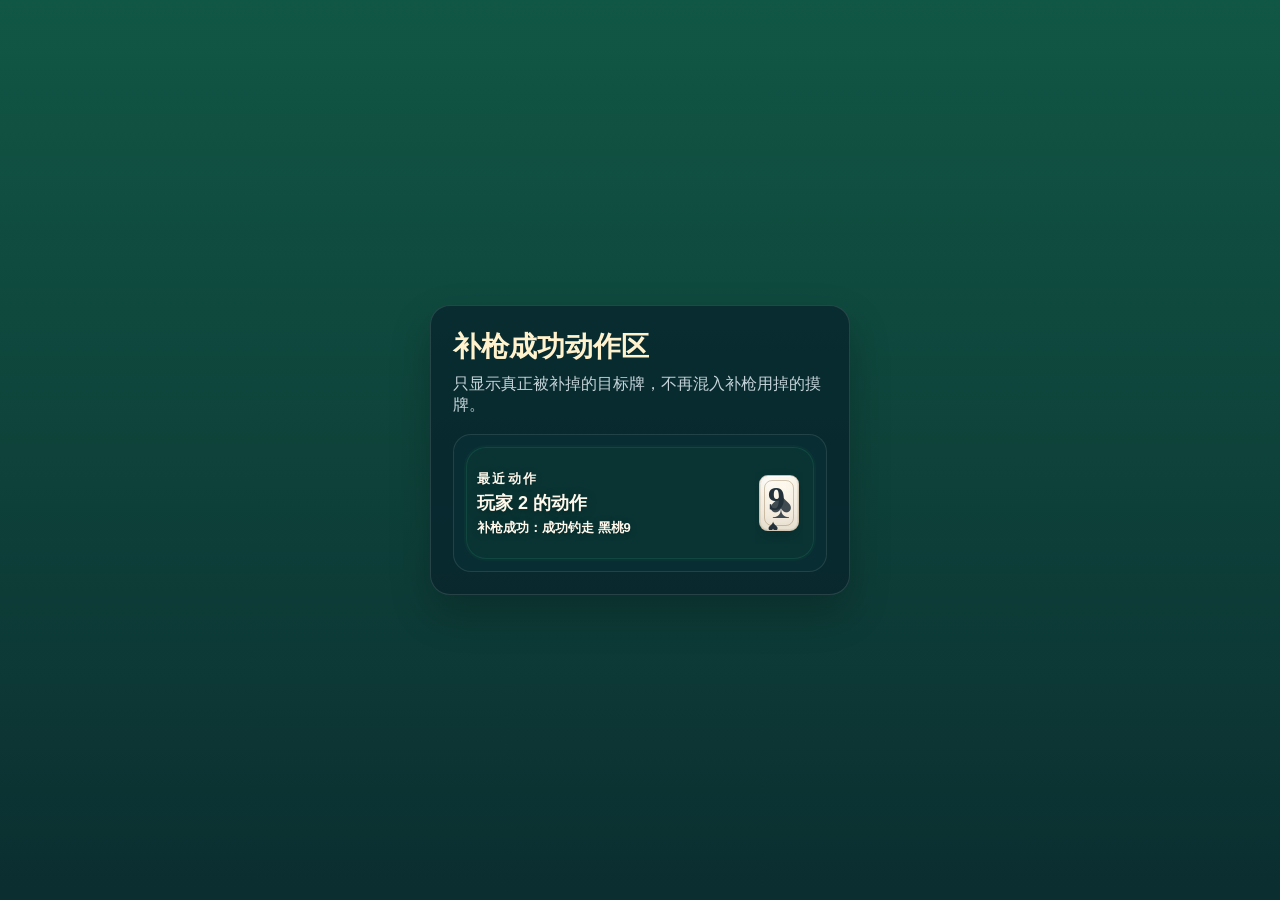
<file: artifacts/layout-check/action-stage-draw-capture-preview.html>
<!DOCTYPE html>
<html lang="zh-CN">
<head>
  <meta charset="UTF-8">
  <meta name="viewport" content="width=device-width, initial-scale=1.0">
  <title>Action Stage Draw Capture Preview</title>
  <link rel="stylesheet" href="../../styles.css?v=20260615-lobby-custom-select">
  <style>
    body {
      margin: 0;
      min-height: 100vh;
      padding: 24px;
      display: grid;
      place-items: center;
      background: linear-gradient(180deg, #115745, #0b2e30);
      color: #fff8de;
      font-family: var(--font-body);
    }

    .preview-card {
      width: min(420px, calc(100vw - 48px));
      padding: 22px;
      border-radius: 20px;
      border: 1px solid rgba(255, 255, 255, 0.12);
      background: rgba(8, 34, 43, 0.72);
      box-shadow: 0 18px 40px rgba(0, 0, 0, 0.22);
    }

    .preview-card h2,
    .preview-card p {
      margin: 0;
    }

    .preview-card h2 {
      font-family: var(--font-display);
      font-size: 28px;
      color: #fff2cc;
    }

    .preview-card p {
      margin-top: 8px;
      color: rgba(239, 249, 255, 0.82);
    }

    .preview-action-shell {
      margin-top: 18px;
      padding: 12px;
      border-radius: 18px;
      background: rgba(9, 51, 56, 0.48);
      border: 1px solid rgba(255, 255, 255, 0.1);
    }

    .preview-action-shell .action-stage {
      position: static !important;
      width: 100% !important;
      min-height: 112px !important;
      height: auto !important;
      padding: 9px 10px !important;
      display: grid !important;
      grid-template-columns: minmax(0, 1fr) 48px !important;
      grid-template-rows: minmax(0, 1fr) !important;
      column-gap: 8px !important;
      align-items: center !important;
      overflow: hidden !important;
      color: #fff8ec !important;
      opacity: 1 !important;
      visibility: visible !important;
      transform: none !important;
      pointer-events: auto !important;
    }

    .preview-action-shell .action-stage__meta {
      display: grid !important;
      gap: 3px !important;
      min-width: 0 !important;
    }

    .preview-action-shell .action-stage__meta .status-label,
    .preview-action-shell .action-stage__meta h3,
    .preview-action-shell .action-stage__meta p {
      margin: 0 !important;
      color: #fff8ec !important;
    }

    .preview-action-shell .action-stage__cards {
      width: 48px !important;
      min-width: 48px !important;
      display: flex !important;
      justify-content: center !important;
      align-items: center !important;
      overflow: hidden !important;
    }

    .preview-action-shell .action-stage__cards .card-btn {
      flex: 0 0 auto !important;
      width: 40px !important;
      min-width: 40px !important;
      min-height: auto !important;
      aspect-ratio: 18 / 25 !important;
      padding: 4px !important;
      border-radius: 9px !important;
    }
  </style>
</head>
<body>
  <main class="preview-card">
    <h2>补枪成功动作区</h2>
    <p>只显示真正被补掉的目标牌，不再混入补枪用掉的摸牌。</p>
    <section class="preview-action-shell">
      <div class="action-stage" data-tone="collect">
        <div class="action-stage__meta">
          <p class="status-label">最近动作</p>
          <h3>玩家 2 的动作</h3>
          <p>补枪成功：成功钓走 黑桃9</p>
        </div>
        <div class="action-stage__cards">
          <button class="card-btn black-card" type="button" disabled>
            <span class="card-corner">
              <span class="card-rank">9</span>
              <span class="card-suit">♠</span>
            </span>
            <span class="card-center-suit">♠</span>
          </button>
        </div>
      </div>
    </section>
  </main>
</body>
</html>
</file>
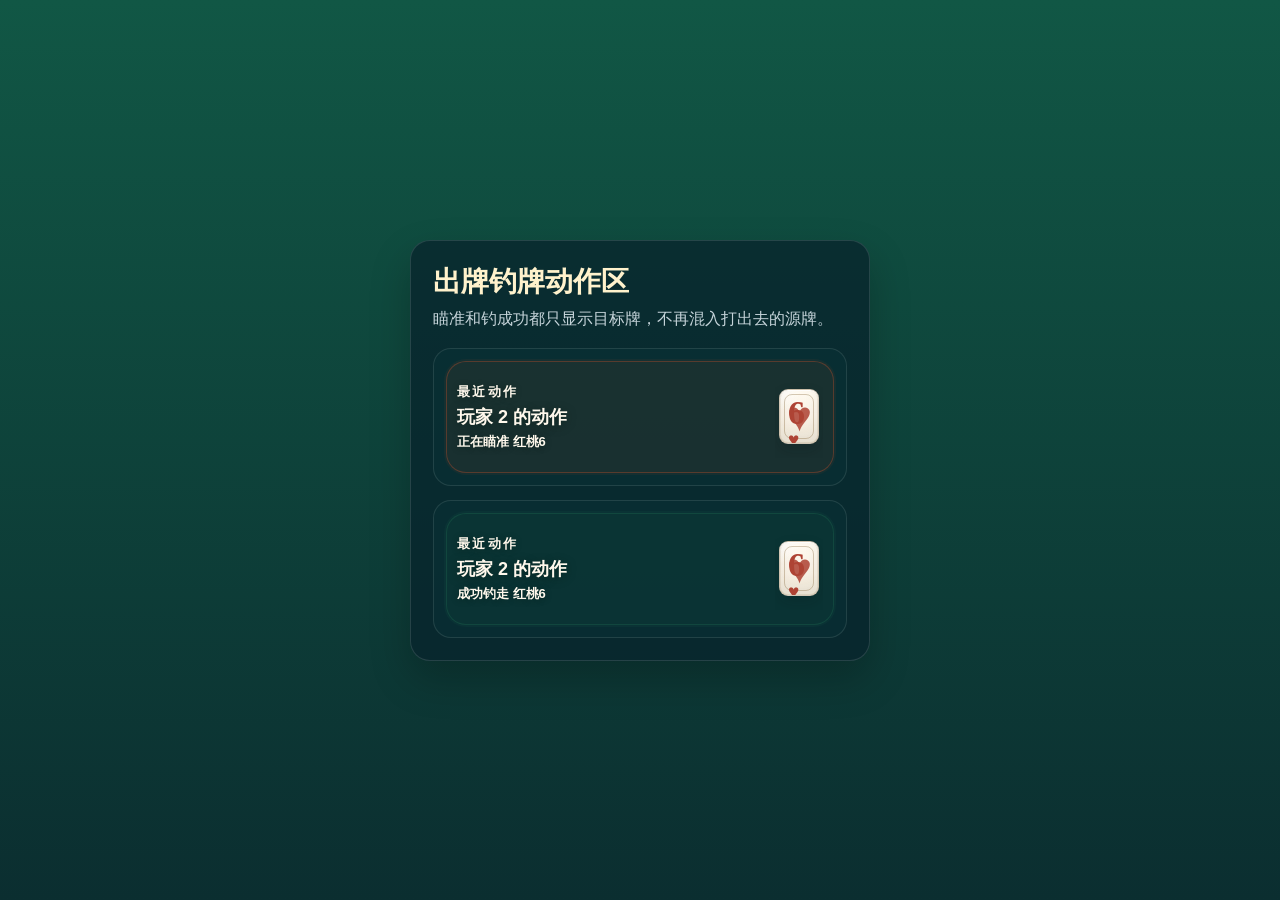
<file: artifacts/layout-check/action-stage-hand-capture-preview.html>
<!DOCTYPE html>
<html lang="zh-CN">
<head>
  <meta charset="UTF-8">
  <meta name="viewport" content="width=device-width, initial-scale=1.0">
  <title>Action Stage Hand Capture Preview</title>
  <link rel="stylesheet" href="../../styles.css?v=20260615-lobby-custom-select">
  <style>
    body {
      margin: 0;
      min-height: 100vh;
      padding: 24px;
      display: grid;
      place-items: center;
      background: linear-gradient(180deg, #115745, #0b2e30);
      color: #fff8de;
      font-family: var(--font-body);
    }

    .preview-card {
      width: min(460px, calc(100vw - 48px));
      padding: 22px;
      border-radius: 20px;
      border: 1px solid rgba(255, 255, 255, 0.12);
      background: rgba(8, 34, 43, 0.72);
      box-shadow: 0 18px 40px rgba(0, 0, 0, 0.22);
    }

    .preview-card h2,
    .preview-card p {
      margin: 0;
    }

    .preview-card h2 {
      font-family: var(--font-display);
      font-size: 28px;
      color: #fff2cc;
    }

    .preview-card p {
      margin-top: 8px;
      color: rgba(239, 249, 255, 0.82);
    }

    .preview-stack {
      margin-top: 18px;
      display: grid;
      gap: 14px;
    }

    .preview-action-shell {
      padding: 12px;
      border-radius: 18px;
      background: rgba(9, 51, 56, 0.48);
      border: 1px solid rgba(255, 255, 255, 0.1);
    }

    .preview-action-shell .action-stage {
      position: static !important;
      width: 100% !important;
      min-height: 112px !important;
      height: auto !important;
      padding: 9px 10px !important;
      display: grid !important;
      grid-template-columns: minmax(0, 1fr) 48px !important;
      grid-template-rows: minmax(0, 1fr) !important;
      column-gap: 8px !important;
      align-items: center !important;
      overflow: hidden !important;
      color: #fff8ec !important;
      opacity: 1 !important;
      visibility: visible !important;
      transform: none !important;
      pointer-events: auto !important;
    }

    .preview-action-shell .action-stage__meta {
      display: grid !important;
      gap: 3px !important;
      min-width: 0 !important;
    }

    .preview-action-shell .action-stage__meta .status-label,
    .preview-action-shell .action-stage__meta h3,
    .preview-action-shell .action-stage__meta p {
      margin: 0 !important;
      color: #fff8ec !important;
    }

    .preview-action-shell .action-stage__cards {
      width: 48px !important;
      min-width: 48px !important;
      display: flex !important;
      justify-content: center !important;
      align-items: center !important;
      overflow: hidden !important;
    }

    .preview-action-shell .action-stage__cards .card-btn {
      flex: 0 0 auto !important;
      width: 40px !important;
      min-width: 40px !important;
      min-height: auto !important;
      aspect-ratio: 18 / 25 !important;
      padding: 4px !important;
      border-radius: 9px !important;
    }
  </style>
</head>
<body>
  <main class="preview-card">
    <h2>出牌钓牌动作区</h2>
    <p>瞄准和钓成功都只显示目标牌，不再混入打出去的源牌。</p>
    <section class="preview-stack">
      <section class="preview-action-shell">
        <div class="action-stage" data-tone="aim">
          <div class="action-stage__meta">
            <p class="status-label">最近动作</p>
            <h3>玩家 2 的动作</h3>
            <p>正在瞄准 红桃6</p>
          </div>
          <div class="action-stage__cards">
            <button class="card-btn red-card" type="button" disabled>
              <span class="card-corner">
                <span class="card-rank">6</span>
                <span class="card-suit">♥</span>
              </span>
              <span class="card-center-suit">♥</span>
            </button>
          </div>
        </div>
      </section>
      <section class="preview-action-shell">
        <div class="action-stage" data-tone="collect">
          <div class="action-stage__meta">
            <p class="status-label">最近动作</p>
            <h3>玩家 2 的动作</h3>
            <p>成功钓走 红桃6</p>
          </div>
          <div class="action-stage__cards">
            <button class="card-btn red-card" type="button" disabled>
              <span class="card-corner">
                <span class="card-rank">6</span>
                <span class="card-suit">♥</span>
              </span>
              <span class="card-center-suit">♥</span>
            </button>
          </div>
        </div>
      </section>
    </section>
  </main>
</body>
</html>
</file>
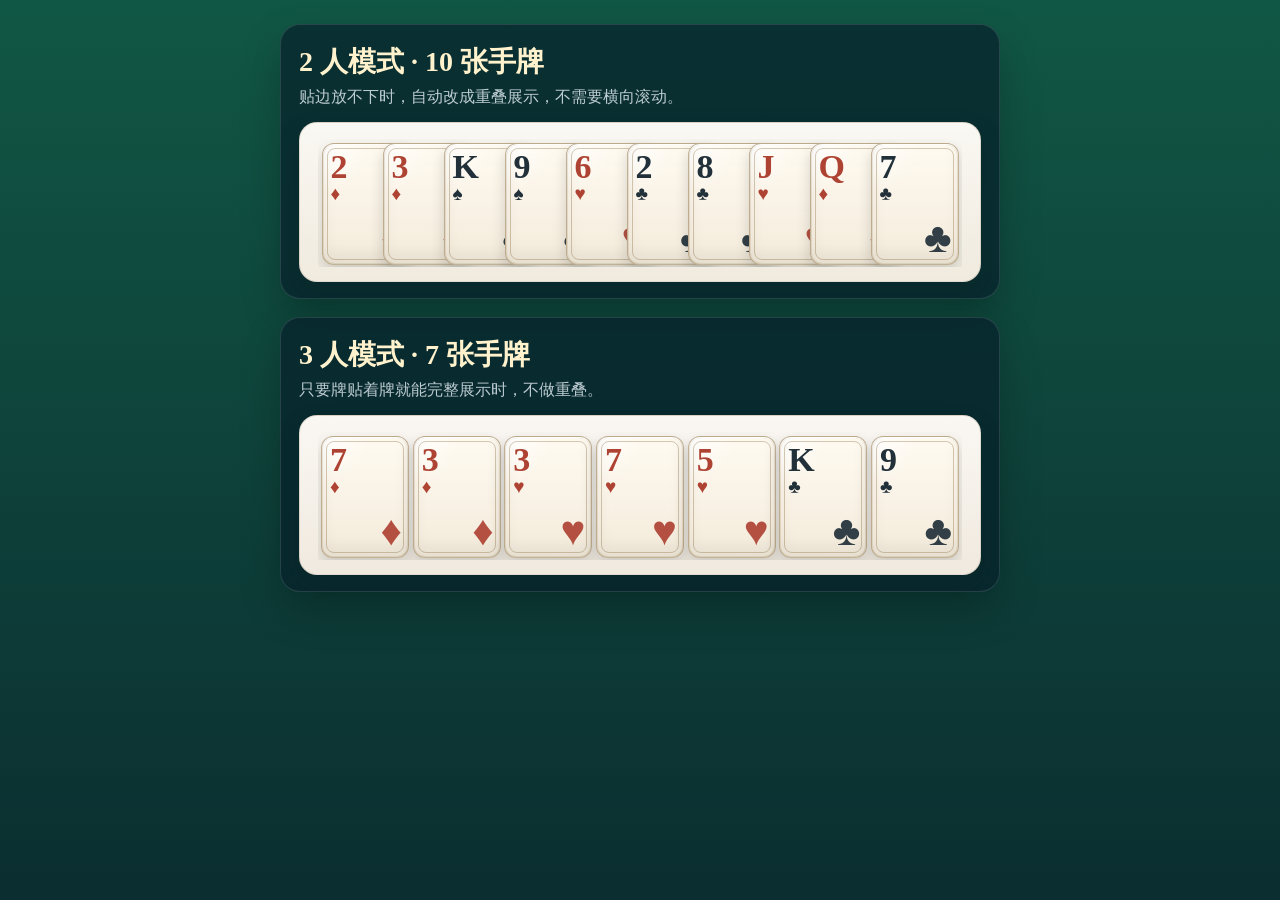
<file: artifacts/layout-check/hand-layout-preview.html>
<!DOCTYPE html>
<html lang="zh-CN">
<head>
  <meta charset="UTF-8">
  <meta name="viewport" content="width=device-width, initial-scale=1.0">
  <title>Hand Layout Preview</title>
  <link rel="stylesheet" href="../../styles.css?v=20260615-lobby-custom-select">
  <style>
    body {
      margin: 0;
      min-height: 100vh;
      padding: 24px;
      background: linear-gradient(180deg, #115745, #0b2e30);
      color: #fff8de;
      font-family: var(--font-body);
    }

    .preview-shell {
      display: grid;
      gap: 18px;
      justify-items: center;
    }

    .preview-card {
      width: min(720px, calc(100vw - 48px));
      padding: 18px 18px 16px;
      border-radius: 20px;
      border: 1px solid rgba(255, 255, 255, 0.12);
      background: rgba(8, 34, 43, 0.72);
      box-shadow: 0 18px 40px rgba(0, 0, 0, 0.22);
    }

    .preview-card h2,
    .preview-card p {
      margin: 0;
    }

    .preview-card h2 {
      font-family: var(--font-display);
      font-size: 28px;
      color: #fff2cc;
    }

    .preview-card p {
      margin-top: 6px;
      color: rgba(239, 249, 255, 0.78);
    }

    .preview-hand-panel {
      width: 100% !important;
      margin-top: 14px;
      padding: 16px 18px 14px;
      position: static !important;
      left: auto !important;
      right: auto !important;
      bottom: auto !important;
      z-index: auto !important;
      height: auto !important;
      max-height: none !important;
      display: block !important;
      overflow: visible !important;
      border-radius: 18px !important;
      background:
        linear-gradient(180deg, rgba(255, 252, 247, 0.98), rgba(245, 238, 226, 0.98)) !important;
      box-shadow: 0 8px 22px rgba(10, 30, 24, 0.18) !important;
    }

    .preview-hand-grid {
      width: 100%;
      min-height: 128px;
      padding: 0 2px 2px;
      gap: 8px;
      align-items: flex-end;
      justify-content: safe center;
      overflow-x: auto;
      overflow-y: hidden;
    }

    .preview-hand-panel .controls,
    .preview-hand-panel .panel-head,
    .preview-hand-panel .human-summary,
    .preview-hand-panel .control-hint {
      display: none !important;
    }

    .preview-hand-grid .card-btn {
      flex: 0 0 auto;
      width: 88px;
      min-width: 88px;
      min-height: 108px;
      aspect-ratio: 18 / 25;
      padding: 5px 6px;
      border-radius: 12px;
      border-color: rgba(141, 111, 67, 0.52) !important;
      background:
        radial-gradient(circle at top left, rgba(255, 255, 255, 0.88), transparent 32%),
        linear-gradient(180deg, rgba(255, 250, 241, 0.98), rgba(243, 235, 219, 0.95)),
        #f8efdc !important;
      box-shadow:
        inset 0 1px 0 rgba(255, 255, 255, 0.94),
        inset 0 0 0 1px rgba(131, 101, 60, 0.14),
        inset 0 -10px 16px rgba(25, 28, 33, 0.06),
        0 6px 14px rgba(9, 18, 16, 0.16) !important;
      opacity: 1 !important;
      filter: none !important;
      margin-left: 0;
    }

    .preview-hand-grid .card-btn::before {
      border-color: rgba(128, 99, 58, 0.34) !important;
    }

    .preview-hand-grid .card-btn.red-card {
      color: #ae4334 !important;
    }

    .preview-hand-grid .card-btn.black-card {
      color: #213039 !important;
    }

    .preview-hand-grid .card-center-suit {
      opacity: 0.92;
    }

    .preview-hand-grid .card-btn:first-child {
      margin-left: 0;
    }

    .preview-hand-grid .card-btn:nth-child(odd),
    .preview-hand-grid .card-btn:nth-child(even) {
      transform: translateY(0);
    }

    .preview-hand-grid.is-overlapped .card-btn {
      margin-left: calc(var(--hand-overlap, 0px) * -1);
      z-index: calc(var(--card-index, 0) + 1);
    }

    .preview-hand-grid.is-overlapped .card-btn:first-child {
      margin-left: 0;
    }

    .preview-hand-grid.is-fit {
      justify-content: safe center !important;
      overflow-x: hidden !important;
    }
  </style>
</head>
<body>
  <main class="preview-shell">
    <section class="preview-card">
      <h2>2 人模式 · 10 张手牌</h2>
      <p>贴边放不下时，自动改成重叠展示，不需要横向滚动。</p>
      <section class="human-panel preview-hand-panel">
        <div class="card-grid hand-grid preview-hand-grid">
          <button class="card-btn red-card" type="button"><span class="card-corner"><span class="card-rank">2</span><span class="card-suit">♦</span></span><span class="card-center-suit">♦</span></button>
          <button class="card-btn red-card" type="button"><span class="card-corner"><span class="card-rank">3</span><span class="card-suit">♦</span></span><span class="card-center-suit">♦</span></button>
          <button class="card-btn black-card" type="button"><span class="card-corner"><span class="card-rank">K</span><span class="card-suit">♠</span></span><span class="card-center-suit">♠</span></button>
          <button class="card-btn black-card" type="button"><span class="card-corner"><span class="card-rank">9</span><span class="card-suit">♠</span></span><span class="card-center-suit">♠</span></button>
          <button class="card-btn red-card" type="button"><span class="card-corner"><span class="card-rank">6</span><span class="card-suit">♥</span></span><span class="card-center-suit">♥</span></button>
          <button class="card-btn black-card" type="button"><span class="card-corner"><span class="card-rank">2</span><span class="card-suit">♣</span></span><span class="card-center-suit">♣</span></button>
          <button class="card-btn black-card" type="button"><span class="card-corner"><span class="card-rank">8</span><span class="card-suit">♣</span></span><span class="card-center-suit">♣</span></button>
          <button class="card-btn red-card" type="button"><span class="card-corner"><span class="card-rank">J</span><span class="card-suit">♥</span></span><span class="card-center-suit">♥</span></button>
          <button class="card-btn red-card" type="button"><span class="card-corner"><span class="card-rank">Q</span><span class="card-suit">♦</span></span><span class="card-center-suit">♦</span></button>
          <button class="card-btn black-card" type="button"><span class="card-corner"><span class="card-rank">7</span><span class="card-suit">♣</span></span><span class="card-center-suit">♣</span></button>
        </div>
      </section>
    </section>

    <section class="preview-card">
      <h2>3 人模式 · 7 张手牌</h2>
      <p>只要牌贴着牌就能完整展示时，不做重叠。</p>
      <section class="human-panel preview-hand-panel">
        <div class="card-grid hand-grid preview-hand-grid">
          <button class="card-btn red-card" type="button"><span class="card-corner"><span class="card-rank">7</span><span class="card-suit">♦</span></span><span class="card-center-suit">♦</span></button>
          <button class="card-btn red-card" type="button"><span class="card-corner"><span class="card-rank">3</span><span class="card-suit">♦</span></span><span class="card-center-suit">♦</span></button>
          <button class="card-btn red-card" type="button"><span class="card-corner"><span class="card-rank">3</span><span class="card-suit">♥</span></span><span class="card-center-suit">♥</span></button>
          <button class="card-btn red-card" type="button"><span class="card-corner"><span class="card-rank">7</span><span class="card-suit">♥</span></span><span class="card-center-suit">♥</span></button>
          <button class="card-btn red-card" type="button"><span class="card-corner"><span class="card-rank">5</span><span class="card-suit">♥</span></span><span class="card-center-suit">♥</span></button>
          <button class="card-btn black-card" type="button"><span class="card-corner"><span class="card-rank">K</span><span class="card-suit">♣</span></span><span class="card-center-suit">♣</span></button>
          <button class="card-btn black-card" type="button"><span class="card-corner"><span class="card-rank">9</span><span class="card-suit">♣</span></span><span class="card-center-suit">♣</span></button>
        </div>
      </section>
    </section>
  </main>

  <script>
    function resetPreviewHandLayout(handGrid) {
      handGrid.classList.remove("is-condensed", "is-overlapped", "is-fit");
      handGrid.style.removeProperty("gap");
      handGrid.style.removeProperty("overflow-x");
      handGrid.style.removeProperty("justify-content");
      handGrid.style.removeProperty("--hand-overlap");
    }

    function syncPreviewHandLayout(handGrid) {
      const cards = Array.from(handGrid.querySelectorAll(".card-btn"));
      if (cards.length < 2) {
        resetPreviewHandLayout(handGrid);
        return;
      }

      resetPreviewHandLayout(handGrid);

      const firstCard = cards[0];
      const gridStyle = window.getComputedStyle(handGrid);
      const cardWidth = Math.round(firstCard.getBoundingClientRect().width || 0);
      const paddingLeft = parseFloat(gridStyle.paddingLeft || "0") || 0;
      const paddingRight = parseFloat(gridStyle.paddingRight || "0") || 0;
      const baseGap = parseFloat(gridStyle.columnGap || gridStyle.gap || "0") || 0;
      const availableWidth = Math.max(handGrid.clientWidth - paddingLeft - paddingRight - 2, 0);
      const count = cards.length;
      const gapSlots = Math.max(count - 1, 0);
      const relaxedWidth = cardWidth * count + baseGap * gapSlots;

      if (relaxedWidth <= availableWidth + 1) {
        return;
      }

      handGrid.classList.add("is-condensed");
      handGrid.style.setProperty("justify-content", "flex-start");
      handGrid.style.setProperty("overflow-x", "auto");

      const idealGap = gapSlots > 0
        ? (availableWidth - cardWidth * count) / gapSlots
        : baseGap;

      if (idealGap >= 0) {
        const fittedGap = Math.max(0, Math.min(baseGap, idealGap));
        handGrid.style.setProperty("gap", `${fittedGap}px`);
        handGrid.classList.add("is-fit");
        handGrid.style.setProperty("justify-content", "safe center");
        handGrid.style.setProperty("overflow-x", "hidden");
        return;
      }

      handGrid.style.setProperty("gap", "0px");

      const minVisibleWidth = Math.max(20, Math.min(Math.round(cardWidth * 0.42), cardWidth - 10));
      const maxOverlap = Math.max(0, cardWidth - minVisibleWidth);
      const requiredOverlap = Math.ceil(Math.abs(idealGap));
      const appliedOverlap = Math.max(0, Math.min(requiredOverlap, maxOverlap));
      const fittedWidth = cardWidth * count - appliedOverlap * gapSlots;

      if (appliedOverlap > 0) {
        handGrid.classList.add("is-overlapped");
        handGrid.style.setProperty("--hand-overlap", `${appliedOverlap}px`);
      }

      if (fittedWidth <= availableWidth + 1) {
        handGrid.classList.add("is-fit");
        handGrid.style.setProperty("justify-content", "safe center");
        handGrid.style.setProperty("overflow-x", "hidden");
      }
    }

    function syncAllPreviewHands() {
      document.querySelectorAll(".preview-hand-grid").forEach(syncPreviewHandLayout);
    }

    window.addEventListener("load", syncAllPreviewHands);
    window.addEventListener("resize", syncAllPreviewHands);
  </script>
</body>
</html>
</file>
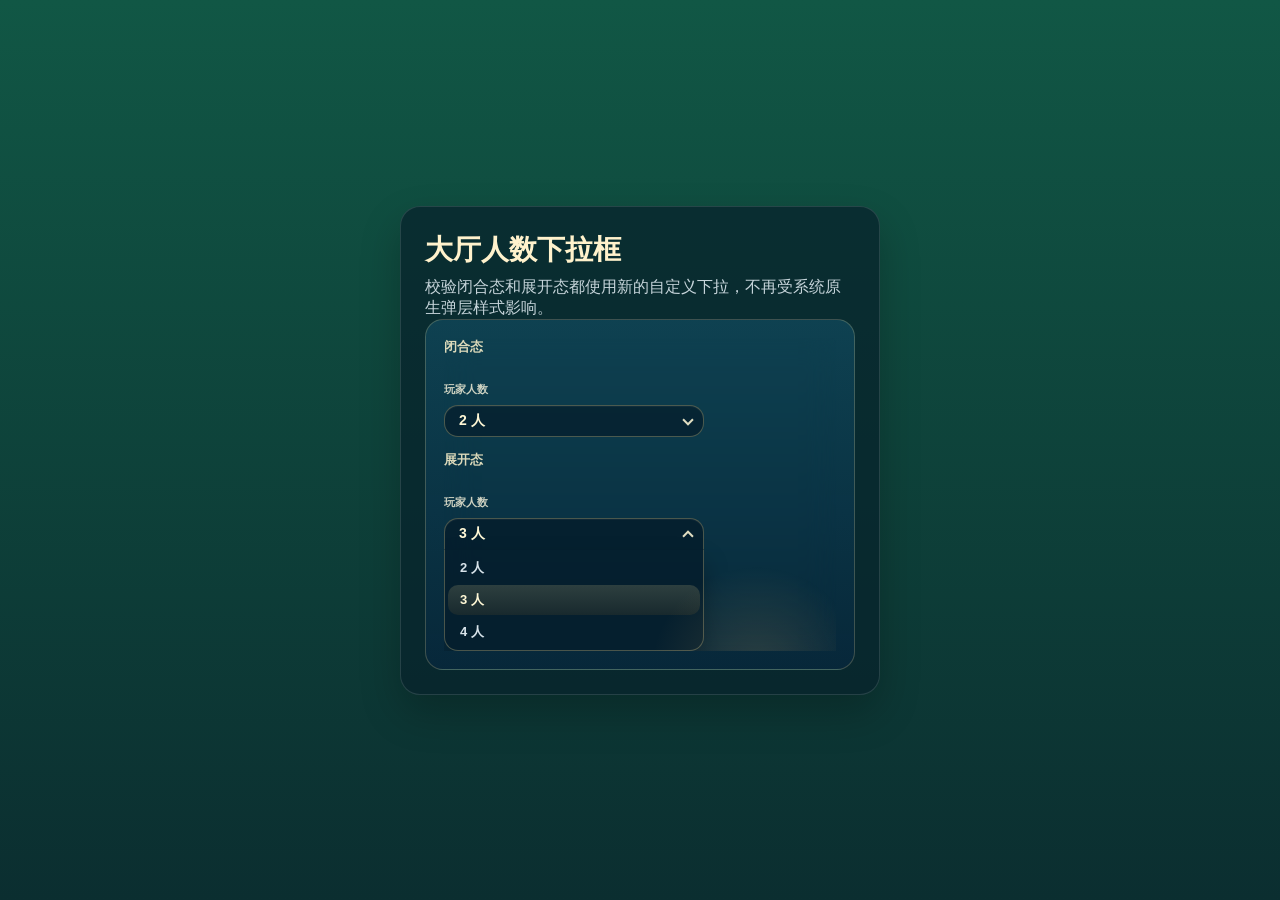
<file: artifacts/layout-check/lobby-player-count-select-preview.html>
<!DOCTYPE html>
<html lang="zh-CN">
<head>
  <meta charset="UTF-8">
  <meta name="viewport" content="width=device-width, initial-scale=1.0">
  <title>Lobby Player Count Select Preview</title>
  <link rel="stylesheet" href="../../styles.css?v=20260618-lobby-select-unified">
  <style>
    body {
      margin: 0;
      min-height: 100vh;
      padding: 24px;
      display: grid;
      place-items: center;
      background: linear-gradient(180deg, #115745, #0b2e30);
      color: #fff8de;
      font-family: var(--font-body);
    }

    .preview-card {
      width: min(480px, calc(100vw - 48px));
      padding: 24px;
      border-radius: 20px;
      border: 1px solid rgba(255, 255, 255, 0.12);
      background: rgba(8, 34, 43, 0.72);
      box-shadow: 0 18px 40px rgba(0, 0, 0, 0.22);
    }

    .preview-card h2,
    .preview-card p {
      margin: 0;
    }

    .preview-card h2 {
      font-family: var(--font-display);
      font-size: 28px;
      color: #fff2cc;
    }

    .preview-card p {
      margin-top: 8px;
      color: rgba(239, 249, 255, 0.82);
    }

    .preview-field {
      margin-top: 18px;
      display: grid;
      gap: 8px;
    }

    .preview-field > span {
      color: rgba(255, 249, 224, 0.8);
      font-size: 11px;
      font-weight: 700;
    }

    .preview-shell {
      padding: 18px;
      border-radius: 18px;
      border: 1px solid rgba(255, 229, 150, 0.22);
      background: linear-gradient(180deg, rgba(16, 72, 91, 0.78), rgba(8, 40, 62, 0.76));
    }

    .preview-lobby-scope.setup-panel.is-lobby-mode {
      width: auto;
      min-height: 0;
      margin: 0;
      padding: 0;
      border: 0;
      border-radius: 0;
      background: transparent;
      box-shadow: none;
    }

    .preview-lobby-scope .lobby-player-count-select {
      position: relative;
    }

    .preview-lobby-scope .lobby-select-trigger {
      width: 100%;
      min-height: 32px;
      padding: 0 11px 0 14px;
      display: flex;
      align-items: center;
      justify-content: space-between;
      gap: 10px;
      border: 1px solid rgba(255, 229, 150, 0.28);
      border-radius: 14px;
      color: #fff8d6;
      background: rgba(6, 31, 46, 0.78);
      font-size: 14px;
      font-weight: 800;
      line-height: 1.2;
      box-shadow: inset 0 1px 0 rgba(255, 255, 255, 0.04);
    }

    .preview-lobby-scope .lobby-select-trigger[aria-expanded="true"] {
      border-bottom-left-radius: 0;
      border-bottom-right-radius: 0;
      border-bottom-color: transparent;
      background: rgba(6, 31, 46, 0.92);
    }

    .preview-lobby-scope .lobby-select-chevron {
      width: 8px;
      height: 8px;
      flex: 0 0 auto;
      border-right: 2px solid rgba(255, 248, 214, 0.88);
      border-bottom: 2px solid rgba(255, 248, 214, 0.88);
      transform: translateY(-1px) rotate(45deg);
      transition: transform 0.18s ease;
    }

    .preview-lobby-scope .lobby-select-trigger[aria-expanded="true"] .lobby-select-chevron {
      transform: translateY(2px) rotate(-135deg);
    }

    .preview-lobby-scope .lobby-select-menu {
      padding: 3px;
      display: grid;
      gap: 2px;
      border-radius: 0 0 14px 14px;
      border: 1px solid rgba(255, 229, 150, 0.28);
      border-top: 0;
      background: rgba(6, 31, 46, 0.94);
      box-shadow: 0 12px 24px rgba(0, 0, 0, 0.26);
      box-sizing: border-box;
    }

    .preview-lobby-scope .lobby-select-option {
      min-height: 30px;
      padding: 0 12px;
      display: flex;
      align-items: center;
      border: 0;
      border-radius: 10px;
      color: rgba(239, 249, 255, 0.9);
      background: transparent;
      font-size: 13px;
      font-weight: 800;
      line-height: 1.2;
      text-align: left;
    }

    .preview-lobby-scope .lobby-select-option.active {
      color: #fff8d6;
      background: linear-gradient(180deg, rgba(255, 229, 150, 0.16), rgba(111, 86, 40, 0.18));
    }

    .preview-grid {
      display: grid;
      gap: 14px;
    }

    .preview-state {
      display: grid;
      gap: 8px;
    }

    .preview-state > strong {
      font-size: 13px;
      color: rgba(255, 244, 205, 0.86);
    }

    .preview-state .lobby-player-count-select {
      width: min(260px, 100%);
    }

    .preview-state select {
      position: absolute;
      inset: 0;
      width: 1px;
      height: 1px;
      opacity: 0;
      pointer-events: none;
    }

    .preview-state .lobby-select-menu {
      position: static;
      margin-top: 0;
      width: 100%;
      box-sizing: border-box;
    }
  </style>
</head>
<body class="is-lobby-setup">
  <main class="preview-card">
    <h2>大厅人数下拉框</h2>
    <p>校验闭合态和展开态都使用新的自定义下拉，不再受系统原生弹层样式影响。</p>
    <section class="preview-shell">
      <div class="preview-lobby-scope setup-panel is-lobby-mode">
        <div class="preview-grid">
          <div class="preview-state">
            <strong>闭合态</strong>
            <label class="preview-field">
              <span>玩家人数</span>
              <div class="lobby-player-count-select">
                <button class="lobby-select-trigger" type="button" role="combobox" aria-haspopup="listbox" aria-controls="player-count-preview-closed" aria-expanded="false">
                  <span>2 人</span>
                  <span class="lobby-select-chevron" aria-hidden="true"></span>
                </button>
                <div id="player-count-preview-closed" class="lobby-select-menu hidden" role="listbox" aria-hidden="true">
                  <button class="lobby-select-option active" type="button" role="option" aria-selected="true">2 人</button>
                  <button class="lobby-select-option" type="button" role="option" aria-selected="false">3 人</button>
                  <button class="lobby-select-option" type="button" role="option" aria-selected="false">4 人</button>
                </div>
                <select aria-hidden="true" tabindex="-1">
                  <option selected>2 人</option>
                  <option>3 人</option>
                  <option>4 人</option>
                </select>
              </div>
            </label>
          </div>
          <div class="preview-state">
            <strong>展开态</strong>
            <label class="preview-field">
              <span>玩家人数</span>
              <div class="lobby-player-count-select is-open">
                <button class="lobby-select-trigger" type="button" role="combobox" aria-haspopup="listbox" aria-controls="player-count-preview-open" aria-expanded="true">
                  <span>3 人</span>
                  <span class="lobby-select-chevron" aria-hidden="true"></span>
                </button>
                <div id="player-count-preview-open" class="lobby-select-menu" role="listbox" aria-hidden="false">
                  <button class="lobby-select-option" type="button" role="option" aria-selected="false">2 人</button>
                  <button class="lobby-select-option active" type="button" role="option" aria-selected="true">3 人</button>
                  <button class="lobby-select-option" type="button" role="option" aria-selected="false">4 人</button>
                </div>
                <select aria-hidden="true" tabindex="-1">
                  <option>2 人</option>
                  <option selected>3 人</option>
                  <option>4 人</option>
                </select>
              </div>
            </label>
          </div>
        </div>
      </div>
    </section>
  </main>
</body>
</html>
</file>
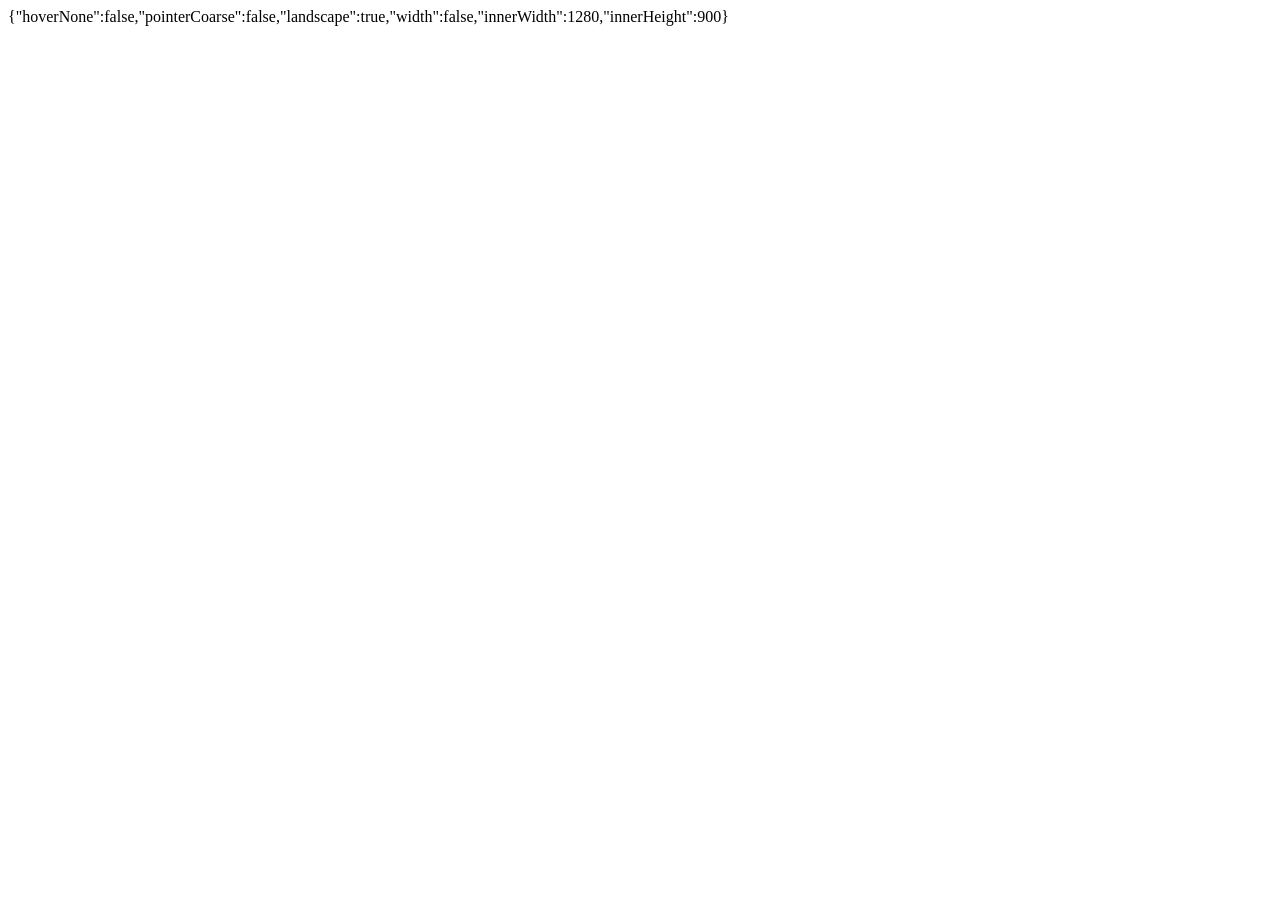
<file: artifacts/layout-check/media-test.html>
﻿<!DOCTYPE html><html><body><script>
document.body.textContent = JSON.stringify({
  hoverNone: matchMedia('(hover: none)').matches,
  pointerCoarse: matchMedia('(pointer: coarse)').matches,
  landscape: matchMedia('(orientation: landscape)').matches,
  width: matchMedia('(max-width: 960px)').matches,
  innerWidth,
  innerHeight
});
</script></body></html>
</file>
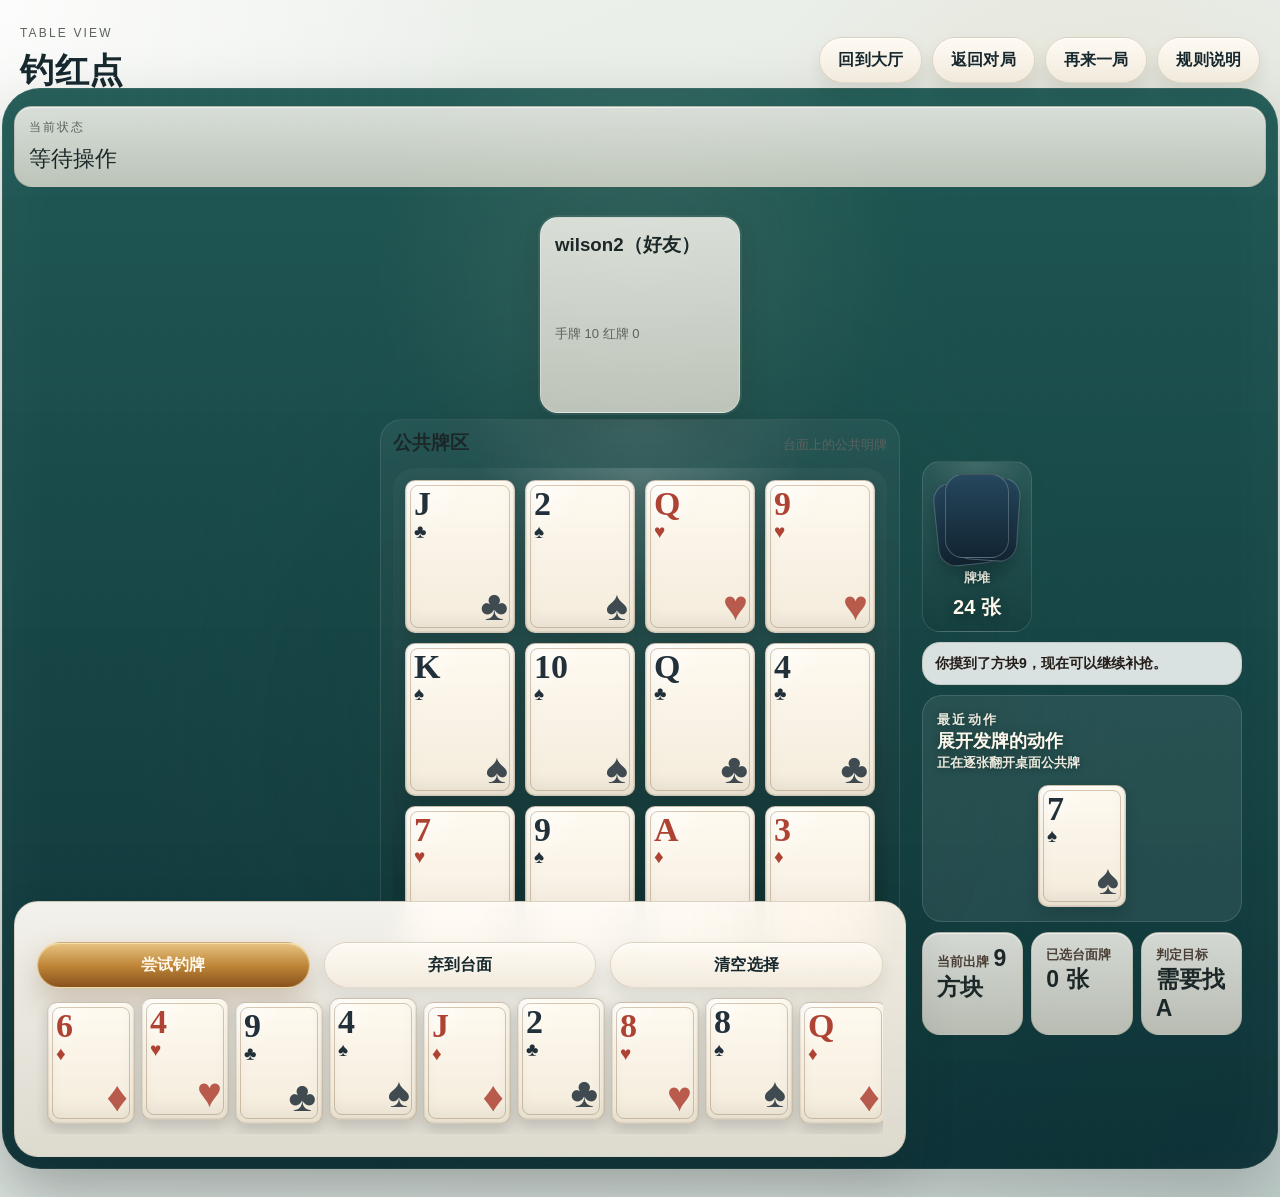
<file: artifacts/layout-check/public-area-preview.html>
<!DOCTYPE html>
<html lang="zh-CN">
<head>
  <meta charset="UTF-8">
  <meta name="viewport" content="width=device-width, initial-scale=1.0">
  <title>Public Area Preview</title>
  <link rel="stylesheet" href="../../styles.css?v=20260618-settlement-layout-fix">
  <style>
    body {
      margin: 0;
    }

    .card-btn {
      flex: 0 0 auto;
    }
  </style>
</head>
<body class="is-game-view">
  <main class="app-shell">
    <section class="game-layout">
      <div class="play-stage" id="play-stage">
        <div class="table-topbar">
          <div>
            <p class="eyebrow">Table View</p>
            <h2 class="table-title">钓红点</h2>
          </div>
          <div class="topbar-actions">
            <button class="ghost-btn" type="button">回到大厅</button>
            <button class="ghost-btn" type="button">返回对局</button>
            <button class="ghost-btn" type="button">再来一局</button>
            <button class="ghost-btn" type="button">规则说明</button>
          </div>
        </div>

        <div class="status-strip">
          <div>
            <p class="status-label">当前状态</p>
            <p class="status-value">等待操作</p>
          </div>
        </div>

        <section class="table-board">
          <div class="seat-slot seat-top">
            <div class="seat-card active">
              <h3>wilson2（好友）</h3>
              <p class="seat-meta">手牌 10 红牌 0</p>
            </div>
          </div>

          <div class="table-public-area">
            <div class="table-public-head">
              <h3>公共牌区</h3>
              <p>台面上的公共明牌</p>
            </div>
            <div class="table-public-slot">
              <div class="table-cards" id="table-cards">
                <button class="card-btn black-card" type="button"><span class="card-corner"><span class="card-rank">J</span><span class="card-suit">♣</span></span><span class="card-center-suit">♣</span></button>
                <button class="card-btn black-card" type="button"><span class="card-corner"><span class="card-rank">2</span><span class="card-suit">♠</span></span><span class="card-center-suit">♠</span></button>
                <button class="card-btn red-card" type="button"><span class="card-corner"><span class="card-rank">Q</span><span class="card-suit">♥</span></span><span class="card-center-suit">♥</span></button>
                <button class="card-btn red-card" type="button"><span class="card-corner"><span class="card-rank">9</span><span class="card-suit">♥</span></span><span class="card-center-suit">♥</span></button>
                <button class="card-btn black-card" type="button"><span class="card-corner"><span class="card-rank">K</span><span class="card-suit">♠</span></span><span class="card-center-suit">♠</span></button>
                <button class="card-btn black-card" type="button"><span class="card-corner"><span class="card-rank">10</span><span class="card-suit">♠</span></span><span class="card-center-suit">♠</span></button>
                <button class="card-btn black-card" type="button"><span class="card-corner"><span class="card-rank">Q</span><span class="card-suit">♣</span></span><span class="card-center-suit">♣</span></button>
                <button class="card-btn black-card" type="button"><span class="card-corner"><span class="card-rank">4</span><span class="card-suit">♣</span></span><span class="card-center-suit">♣</span></button>
                <button class="card-btn red-card" type="button"><span class="card-corner"><span class="card-rank">7</span><span class="card-suit">♥</span></span><span class="card-center-suit">♥</span></button>
                <button class="card-btn black-card" type="button"><span class="card-corner"><span class="card-rank">9</span><span class="card-suit">♠</span></span><span class="card-center-suit">♠</span></button>
                <button class="card-btn red-card" type="button"><span class="card-corner"><span class="card-rank">A</span><span class="card-suit">♦</span></span><span class="card-center-suit">♦</span></button>
                <button class="card-btn red-card" type="button"><span class="card-corner"><span class="card-rank">3</span><span class="card-suit">♦</span></span><span class="card-center-suit">♦</span></button>
              </div>
            </div>
          </div>

          <div class="center-stage">
            <div class="feedback-banner">你摸到了方块9，现在可以继续补抢。</div>

            <div class="draw-zone">
              <div class="draw-pile">
                <div class="draw-pile__stack" aria-hidden="true">
                  <span class="draw-pile__card"></span>
                  <span class="draw-pile__card"></span>
                  <span class="draw-pile__card"></span>
                </div>
                <div class="draw-pile__meta">
                  <span>牌堆</span>
                  <strong>24 张</strong>
                </div>
              </div>
            </div>

            <div class="action-stage">
              <div class="action-stage__meta">
                <p class="status-label">最近动作</p>
                <h3>展开发牌的动作</h3>
                <p>正在逐张翻开桌面公共牌</p>
              </div>
              <div class="action-stage__cards">
                <button class="card-btn black-card" type="button"><span class="card-corner"><span class="card-rank">7</span><span class="card-suit">♠</span></span><span class="card-center-suit">♠</span></button>
              </div>
            </div>

            <div class="selection-metrics">
              <div>
                <span>当前出牌</span>
                <strong>9 方块</strong>
              </div>
              <div>
                <span>已选台面牌</span>
                <strong>0 张</strong>
              </div>
              <div>
                <span>判定目标</span>
                <strong>需要找 A</strong>
              </div>
            </div>
          </div>
        </section>

        <section class="human-panel">
          <div class="controls">
            <div class="button-row">
              <button class="primary-btn" type="button">尝试钓牌</button>
              <button class="ghost-btn" type="button">弃到台面</button>
              <button class="ghost-btn" type="button">清空选择</button>
            </div>
          </div>
          <div class="card-grid hand-grid">
            <button class="card-btn red-card" type="button"><span class="card-corner"><span class="card-rank">6</span><span class="card-suit">♦</span></span><span class="card-center-suit">♦</span></button>
            <button class="card-btn red-card" type="button"><span class="card-corner"><span class="card-rank">4</span><span class="card-suit">♥</span></span><span class="card-center-suit">♥</span></button>
            <button class="card-btn black-card" type="button"><span class="card-corner"><span class="card-rank">9</span><span class="card-suit">♣</span></span><span class="card-center-suit">♣</span></button>
            <button class="card-btn black-card" type="button"><span class="card-corner"><span class="card-rank">4</span><span class="card-suit">♠</span></span><span class="card-center-suit">♠</span></button>
            <button class="card-btn red-card" type="button"><span class="card-corner"><span class="card-rank">J</span><span class="card-suit">♦</span></span><span class="card-center-suit">♦</span></button>
            <button class="card-btn black-card" type="button"><span class="card-corner"><span class="card-rank">2</span><span class="card-suit">♣</span></span><span class="card-center-suit">♣</span></button>
            <button class="card-btn red-card" type="button"><span class="card-corner"><span class="card-rank">8</span><span class="card-suit">♥</span></span><span class="card-center-suit">♥</span></button>
            <button class="card-btn black-card" type="button"><span class="card-corner"><span class="card-rank">8</span><span class="card-suit">♠</span></span><span class="card-center-suit">♠</span></button>
            <button class="card-btn red-card" type="button"><span class="card-corner"><span class="card-rank">Q</span><span class="card-suit">♦</span></span><span class="card-center-suit">♦</span></button>
            <button class="card-btn black-card" type="button"><span class="card-corner"><span class="card-rank">7</span><span class="card-suit">♣</span></span><span class="card-center-suit">♣</span></button>
          </div>
        </section>
      </div>
    </section>
  </main>
</body>
</html>
</file>
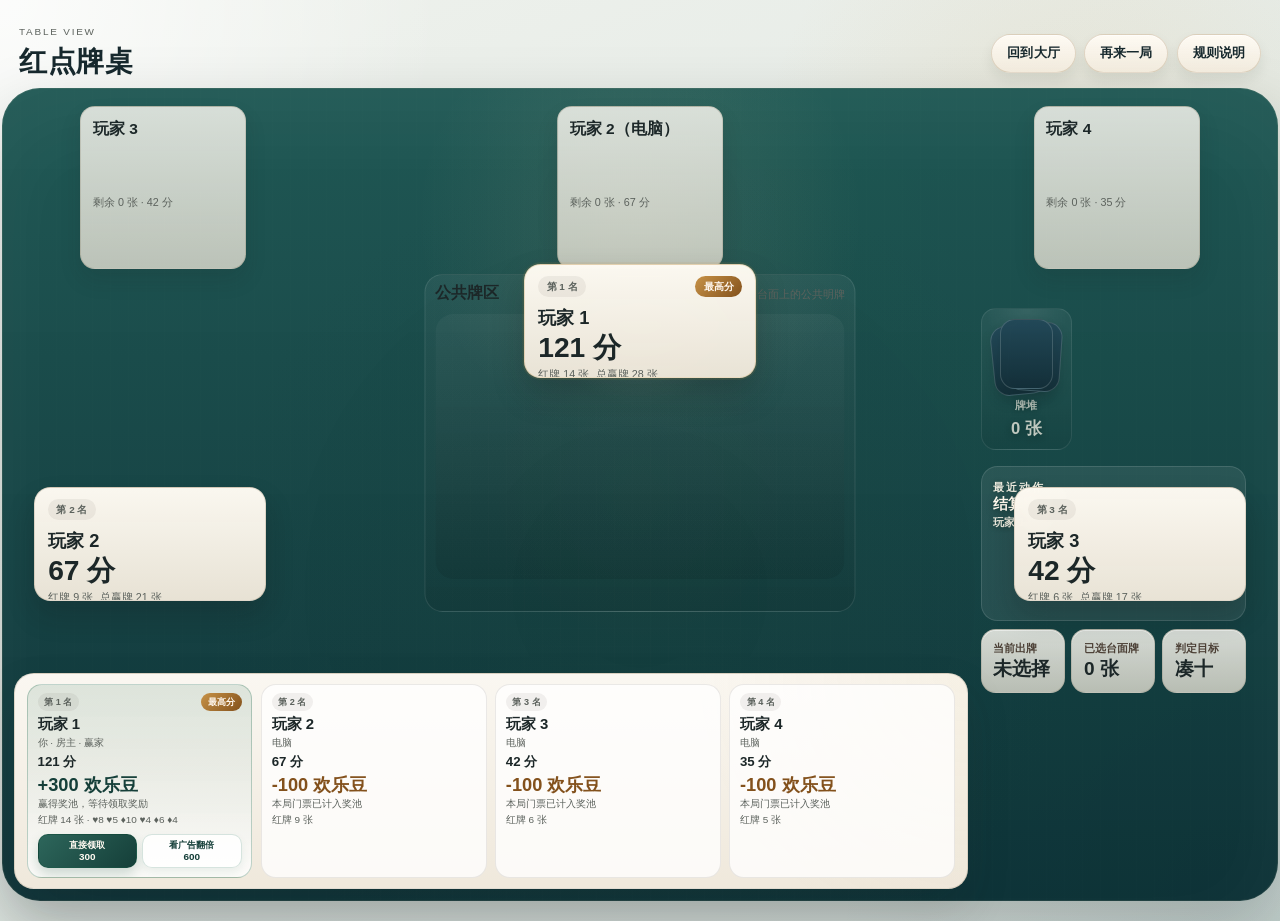
<file: artifacts/layout-check/settlement-layout-preview.html>
<!DOCTYPE html>
<html lang="zh-CN">
<head>
  <meta charset="UTF-8">
  <meta name="viewport" content="width=device-width, initial-scale=1.0">
  <title>Settlement layout preview</title>
  <link rel="stylesheet" href="../../styles.css?v=20260618-settlement-layout-fix">
  <style>
    body {
      min-height: 100vh;
    }

    .game-layout.hidden {
      display: grid !important;
    }
  </style>
</head>
<body class="is-game-view">
  <main class="app-shell">
    <section class="game-layout hidden" id="game-layout">
      <div class="play-stage" id="play-stage">
        <div class="table-topbar">
          <div>
            <p class="eyebrow">Table View</p>
            <h2 class="table-title">红点牌桌</h2>
          </div>
          <div class="topbar-actions">
            <button class="ghost-btn" type="button">回到大厅</button>
            <button class="ghost-btn" type="button">再来一局</button>
            <button class="ghost-btn" type="button">规则说明</button>
          </div>
        </div>

        <section class="table-board">
          <div class="seat-slot seat-top-left">
            <article class="seat-card"><h3>玩家 3</h3><p class="seat-meta">剩余 0 张 · 42 分</p></article>
          </div>
          <div class="seat-slot seat-top">
            <article class="seat-card"><h3>玩家 2（电脑）</h3><p class="seat-meta">剩余 0 张 · 67 分</p></article>
          </div>
          <div class="seat-slot seat-top-right">
            <article class="seat-card"><h3>玩家 4</h3><p class="seat-meta">剩余 0 张 · 35 分</p></article>
          </div>

          <div class="seat-result-layer">
            <article class="seat-result seat-result-top top">
              <div class="seat-result__header"><span class="seat-result__rank">第 1 名</span><span class="seat-result__winner">最高分</span></div>
              <h3>玩家 1</h3>
              <p class="seat-result__score">121 分</p>
              <div class="seat-result__meta"><span>红牌 14 张</span><span>总赢牌 28 张</span></div>
              <div class="seat-result__cards">
                <span class="seat-result__card">♥8</span><span class="seat-result__card">♥5</span><span class="seat-result__card">♦10</span><span class="seat-result__card">♥4</span>
                <span class="seat-result__card">♦6</span><span class="seat-result__card">♦4</span><span class="seat-result__card">♥3</span><span class="seat-result__card">♥2</span>
              </div>
            </article>
            <article class="seat-result seat-result-left">
              <div class="seat-result__header"><span class="seat-result__rank">第 2 名</span></div>
              <h3>玩家 2</h3>
              <p class="seat-result__score">67 分</p>
              <div class="seat-result__meta"><span>红牌 9 张</span><span>总赢牌 21 张</span></div>
            </article>
            <article class="seat-result seat-result-right">
              <div class="seat-result__header"><span class="seat-result__rank">第 3 名</span></div>
              <h3>玩家 3</h3>
              <p class="seat-result__score">42 分</p>
              <div class="seat-result__meta"><span>红牌 6 张</span><span>总赢牌 17 张</span></div>
            </article>
          </div>

          <div class="table-public-area">
            <div class="table-public-head">
              <h3>公共牌区</h3>
              <p>台面上的公共明牌</p>
            </div>
            <div class="table-public-slot">
              <div class="table-cards"></div>
            </div>
          </div>

          <div class="center-stage">
            <div class="draw-zone">
              <div class="draw-pile empty">
                <div class="draw-pile__stack"><span class="draw-pile__card"></span><span class="draw-pile__card"></span><span class="draw-pile__card"></span></div>
                <div class="draw-pile__meta"><span>牌堆</span><strong>0 张</strong></div>
              </div>
            </div>
            <div class="action-stage">
              <div class="action-stage__meta"><p class="status-label">最近动作</p><h3>结算完成</h3><p>玩家 1 获胜。</p></div>
              <div class="action-stage__cards"></div>
            </div>
            <div class="selection-metrics">
              <div><span>当前出牌</span><strong>未选择</strong></div>
              <div><span>已选台面牌</span><strong>0 张</strong></div>
              <div><span>判定目标</span><strong>凑十</strong></div>
            </div>
          </div>
        </section>

        <section class="human-panel is-settlement">
          <div class="card-grid hand-grid settlement-grid">
            <section class="round-settlement-summary">
              <div class="round-settlement-grid">
                <article class="settlement-card settlement-card--win is-winner">
                  <div class="settlement-card__head"><span>第 1 名</span><strong>最高分</strong></div>
                  <h3>玩家 1</h3>
                  <p class="settlement-card__role">你 · 房主 · 赢家</p>
                  <p class="settlement-card__score">121 分</p>
                  <p class="settlement-card__beans">+300 欢乐豆</p>
                  <p class="settlement-card__detail">赢得奖池，等待领取奖励</p>
                  <p class="settlement-card__meta">红牌 14 张 · ♥8 ♥5 ♦10 ♥4 ♦6 ♦4</p>
                  <div class="settlement-card__actions">
                    <button class="settlement-claim-btn settlement-claim-btn--primary" type="button"><span>直接领取</span><strong>300</strong></button>
                    <button class="settlement-claim-btn" type="button"><span>看广告翻倍</span><strong>600</strong></button>
                  </div>
                </article>
                <article class="settlement-card settlement-card--loss">
                  <div class="settlement-card__head"><span>第 2 名</span></div>
                  <h3>玩家 2</h3>
                  <p class="settlement-card__role">电脑</p>
                  <p class="settlement-card__score">67 分</p>
                  <p class="settlement-card__beans">-100 欢乐豆</p>
                  <p class="settlement-card__detail">本局门票已计入奖池</p>
                  <p class="settlement-card__meta">红牌 9 张</p>
                </article>
                <article class="settlement-card settlement-card--loss">
                  <div class="settlement-card__head"><span>第 3 名</span></div>
                  <h3>玩家 3</h3>
                  <p class="settlement-card__role">电脑</p>
                  <p class="settlement-card__score">42 分</p>
                  <p class="settlement-card__beans">-100 欢乐豆</p>
                  <p class="settlement-card__detail">本局门票已计入奖池</p>
                  <p class="settlement-card__meta">红牌 6 张</p>
                </article>
                <article class="settlement-card settlement-card--loss">
                  <div class="settlement-card__head"><span>第 4 名</span></div>
                  <h3>玩家 4</h3>
                  <p class="settlement-card__role">电脑</p>
                  <p class="settlement-card__score">35 分</p>
                  <p class="settlement-card__beans">-100 欢乐豆</p>
                  <p class="settlement-card__detail">本局门票已计入奖池</p>
                  <p class="settlement-card__meta">红牌 5 张</p>
                </article>
              </div>
            </section>
          </div>
        </section>
      </div>
    </section>
  </main>
  <script>
    function updatePreviewScale() {
      const gameLayout = document.getElementById("game-layout");
      const playStage = document.getElementById("play-stage");
      if (!gameLayout || !playStage) {
        return;
      }

      playStage.style.zoom = "1";
      const layoutWidth = Math.max(playStage.scrollWidth, playStage.offsetWidth, 1);
      const layoutHeight = Math.max(playStage.scrollHeight, playStage.offsetHeight, 1);
      const availableWidth = Math.max(window.innerWidth - 32, 1);
      const topOffset = Math.max(gameLayout.offsetTop || 0, gameLayout.getBoundingClientRect().top, 0);
      const availableHeight = Math.max(window.innerHeight - topOffset - 12, 1);
      const scale = Math.max(0.56, Math.min(1, availableWidth / layoutWidth, availableHeight / layoutHeight));
      playStage.style.zoom = scale >= 0.995 ? "" : scale.toFixed(3);
    }

    window.addEventListener("load", updatePreviewScale);
    window.addEventListener("resize", updatePreviewScale);
  </script>
</body>
</html>
</file>
<file: styles.css>
:root {
  color-scheme: light;
  --bg-top: #eff2ed;
  --bg-bottom: #d6e0db;
  --panel: rgba(251, 246, 236, 0.9);
  --panel-strong: #fffbf3;
  --line: rgba(92, 74, 48, 0.16);
  --text: #1c2728;
  --muted: #5c625d;
  --accent: #c79247;
  --accent-dark: #83511c;
  --green: #2d665b;
  --green-dark: #153f39;
  --ink: #16282d;
  --ink-soft: #264a55;
  --paper: #f7f0df;
  --paper-deep: #e8dbc3;
  --gold: #d5a85f;
  --gold-soft: #efd8a4;
  --seal: #a54b35;
  --shadow: 0 24px 52px rgba(30, 36, 33, 0.14);
  --radius-lg: 24px;
  --radius-md: 18px;
  --radius-sm: 14px;
  --font-display: "STKaiti", "KaiTi", "Kaiti SC", "Noto Serif SC", "Songti SC", serif;
  --font-body: "Segoe UI", "PingFang SC", "Microsoft YaHei", "Noto Sans SC", sans-serif;
  font-family: var(--font-body);
}

* {
  box-sizing: border-box;
}

html {
  -webkit-text-size-adjust: 100%;
  text-size-adjust: 100%;
}

body {
  margin: 0;
  min-height: 100vh;
  color: var(--text);
  font-family: var(--font-body);
  background:
    radial-gradient(circle at top left, rgba(255, 255, 255, 0.8), transparent 28%),
    radial-gradient(circle at 84% 18%, rgba(213, 168, 95, 0.14), transparent 24%),
    radial-gradient(circle at bottom right, rgba(22, 70, 79, 0.1), transparent 28%),
    linear-gradient(160deg, var(--bg-top), var(--bg-bottom));
}

button,
select,
input {
  font: inherit;
}

.hidden {
  display: none !important;
}

.app-shell {
  width: min(1280px, calc(100vw - 28px));
  margin: 0 auto;
  padding: 24px 0 40px;
}

body.is-lobby-setup .app-shell {
  padding-top: 0;
}

.hero,
.setup-panel,
.history-panel,
.human-panel,
.events-panel,
.result-panel {
  backdrop-filter: blur(14px);
  background:
    radial-gradient(circle at top right, rgba(213, 168, 95, 0.08), transparent 28%),
    linear-gradient(180deg, rgba(255, 251, 245, 0.95), rgba(244, 236, 223, 0.9));
  border: 1px solid var(--line);
  border-radius: var(--radius-lg);
  box-shadow: var(--shadow);
  animation: panel-rise 0.45s ease both;
}

.hero {
  display: grid;
  grid-template-columns: 1fr;
  gap: 14px;
  padding: 18px 22px;
  margin-bottom: 18px;
  position: relative;
  overflow: hidden;
}

.hero.is-open {
  grid-template-columns: minmax(0, 1.08fr) minmax(300px, 0.92fr);
  gap: 20px;
  padding: 24px 26px;
}

.hero-main {
  display: flex;
  justify-content: space-between;
  align-items: center;
  gap: 16px;
  min-width: 0;
}

.hero::after,
.setup-panel::after {
  content: "";
  position: absolute;
  inset: auto -8% -42% auto;
  width: 220px;
  height: 220px;
  border-radius: 50%;
  background: radial-gradient(circle, rgba(213, 168, 95, 0.18), transparent 68%);
  pointer-events: none;
}

.eyebrow,
.status-label,
.overlay-tag {
  margin: 0 0 8px;
  font-size: 12px;
  letter-spacing: 0.18em;
  text-transform: uppercase;
  color: var(--muted);
}

.hero h1,
.panel-head h2,
.overlay-card h2,
.table-title {
  margin: 0;
  font-family: var(--font-display);
  font-weight: 700;
  letter-spacing: 0.02em;
  color: var(--ink);
}

.hero h1 {
  font-size: clamp(34px, 4vw, 48px);
  line-height: 0.95;
}

.hero.is-open h1 {
  font-size: clamp(42px, 6vw, 64px);
}

.hero-copy,
.panel-head p,
.rule-card li,
.status-value,
.selection-metrics span,
.log-entry p,
.overlay-card p,
#turn-note {
  color: var(--muted);
}

.hero-copy {
  max-width: 58ch;
  line-height: 1.7;
  margin-bottom: 0;
}

.hero-details {
  display: none;
}

.hero.is-open .hero-details {
  display: block;
}

.hero-toggle {
  flex: 0 0 auto;
  min-height: 40px;
  padding: 0 18px;
}

.rule-card {
  padding: 20px;
  border-radius: var(--radius-md);
  background: linear-gradient(180deg, rgba(255, 252, 246, 0.84), rgba(246, 238, 227, 0.96));
  border: 1px solid rgba(199, 146, 71, 0.2);
  box-shadow: inset 0 1px 0 rgba(255, 255, 255, 0.86);
}

.rule-card h2 {
  margin-top: 0;
}

.rule-card ul {
  margin: 12px 0 0;
  padding-left: 20px;
  line-height: 1.7;
}

.setup-panel,
.history-panel,
.human-panel,
.events-panel,
.result-panel {
  padding: 22px;
}

.setup-panel {
  margin-bottom: 18px;
  position: relative;
  overflow: hidden;
}

.entry-account,
.entry-start-card {
  display: none;
}

.setup-panel.is-login-mode .setup-grid {
  grid-template-columns: minmax(260px, 420px);
  max-width: 460px;
}

.setup-panel.is-login-mode:not(.is-auth-form-open) .setup-grid {
  display: none;
}

.setup-panel.is-login-mode .setup-grid > :not(.auth-card),
.setup-panel.is-login-mode .button-row,
.setup-panel.is-login-mode .social-panel,
.setup-panel.is-login-mode .player-stats-card,
.setup-panel.is-login-mode .leaderboard-block {
  display: none;
}

.setup-panel.is-login-mode .auth-row {
  grid-template-columns: auto auto minmax(220px, 1fr);
  max-width: 720px;
}

.setup-panel.is-entry-mode .setup-grid,
.setup-panel.is-entry-mode .social-panel,
.setup-panel.is-entry-mode .player-stats-card,
.setup-panel.is-entry-mode .leaderboard-block {
  display: none;
}

.setup-panel.is-entry-mode .entry-start-card {
  display: grid;
  max-width: 420px;
  margin: 18px auto 0;
}

.setup-panel.is-entry-mode .entry-start-card .primary-btn {
  width: 100%;
}

.setup-panel.is-id-setup-mode .auth-card,
.setup-panel.is-id-setup-mode .bean-balance-card,
.setup-panel.is-id-setup-mode .player-options-card,
.setup-panel.is-id-setup-mode .social-panel,
.setup-panel.is-id-setup-mode .player-stats-card,
.setup-panel.is-id-setup-mode .leaderboard-block {
  display: none;
}

.setup-panel.is-id-setup-mode .setup-grid {
  grid-template-columns: minmax(260px, 420px);
  max-width: 460px;
  gap: 12px;
}

.setup-panel.is-id-setup-mode .setup-grid > label,
.setup-panel.is-id-setup-mode .setup-grid .lobby-actions-card {
  min-height: 0;
}

.setup-panel.is-id-setup-mode .setup-grid .lobby-actions-card {
  justify-content: center;
}

.setup-panel.is-id-setup-mode .lobby-actions-card .ghost-btn {
  display: none;
}

.setup-panel.is-id-setup-mode .auth-row {
  position: absolute;
  top: 22px;
  right: 22px;
  max-width: min(46vw, 420px);
  grid-template-columns: auto minmax(0, 1fr);
  gap: 12px;
  margin: 0;
  z-index: 2;
}

.setup-panel.is-id-setup-mode .panel-head {
  padding-right: min(48vw, 440px);
}

.setup-panel.is-id-setup-mode {
  color: #fff8de;
  background:
    radial-gradient(circle at 18% 8%, rgba(245, 210, 112, 0.16), transparent 34%),
    linear-gradient(180deg, rgba(20, 62, 82, 0.97), rgba(8, 31, 48, 0.97));
}

.setup-panel.is-id-setup-mode .panel-head h2,
.setup-panel.is-id-setup-mode .panel-head p,
.setup-panel.is-id-setup-mode .auth-status,
.setup-panel.is-id-setup-mode #player-id-hint {
  color: rgba(239, 249, 255, 0.82);
}

.setup-panel.is-id-setup-mode .setup-grid > label,
.setup-panel.is-id-setup-mode .setup-grid .lobby-actions-card {
  border-color: rgba(255, 229, 150, 0.22);
  background:
    radial-gradient(circle at 18% 8%, rgba(245, 210, 112, 0.06), transparent 34%),
    rgba(3, 22, 34, 0.58);
  box-shadow: inset 0 0 0 1px rgba(255, 255, 255, 0.03);
}

.setup-panel.is-id-setup-mode #player-id {
  border-color: rgba(221, 238, 255, 0.24);
  color: #fff8de;
  background: rgba(3, 22, 34, 0.58);
}

.setup-panel.is-id-setup-mode #player-id::placeholder {
  color: rgba(239, 249, 255, 0.5);
}

.setup-panel.is-id-setup-mode #player-id:focus {
  outline: 2px solid rgba(255, 229, 150, 0.42);
  border-color: rgba(255, 229, 150, 0.58);
  background: rgba(5, 29, 45, 0.78);
}

.setup-panel.is-id-setup-mode .setup-grid label span {
  color: #fff8de;
}

.setup-panel.is-id-setup-mode .lobby-actions-card .primary-btn {
  color: #fff8de;
  background: linear-gradient(180deg, #d9a44e, #9e5b1d);
  box-shadow: 0 10px 22px rgba(0, 0, 0, 0.26);
}

.setup-panel.is-id-setup-mode .lobby-actions-card .ghost-btn {
  color: #fff4d0;
  border-color: rgba(255, 229, 150, 0.3);
  background: rgba(255, 255, 255, 0.08);
}

.setup-panel.is-lobby-mode .auth-card {
  display: none;
}

.setup-panel.is-lobby-mode .leaderboard-block {
  display: none;
}

.setup-panel.is-lobby-mode .auth-row {
  position: absolute;
  top: 22px;
  right: 22px;
  max-width: min(46vw, 420px);
  grid-template-columns: auto minmax(0, 1fr);
  gap: 12px;
  margin: 0;
  z-index: 2;
}

.setup-panel.is-lobby-mode .panel-head {
  padding-right: min(48vw, 440px);
}

.setup-panel.is-lobby-mode .setup-grid {
  grid-template-columns: minmax(150px, 0.8fr) minmax(210px, 1fr) minmax(220px, 1fr) minmax(210px, 0.95fr);
  gap: 10px;
  margin-bottom: 12px;
  align-items: start;
}

.setup-panel.is-lobby-mode .button-row {
  gap: 8px;
  margin: 0;
}

.setup-panel.is-lobby-mode .setup-grid > label,
.setup-panel.is-lobby-mode .setup-grid > .player-options-card,
.setup-panel.is-lobby-mode .setup-grid > .lobby-actions-card,
.setup-panel.is-lobby-mode .bean-balance-card {
  min-height: 112px;
  padding: 10px 12px;
}

.setup-panel.is-lobby-mode .bean-balance-card {
  min-height: 112px;
}

.setup-panel.is-lobby-mode .bean-balance-card strong {
  font-size: 22px;
}

.setup-panel.is-lobby-mode .setup-grid .lobby-actions-card {
  gap: 8px;
  justify-content: center;
}

.setup-panel.is-lobby-mode .dice-inline-row {
  min-height: 0;
  padding: 0;
  margin-top: 2px;
}

.history-panel {
  margin-bottom: 18px;
}

.panel-head {
  display: flex;
  justify-content: space-between;
  align-items: flex-start;
  gap: 16px;
  margin-bottom: 18px;
}

.compact-head {
  margin-bottom: 12px;
  grid-area: head;
}

.compact-head h2 {
  font-size: 18px;
}

.compact-head p {
  font-size: 12px;
  line-height: 1.45;
}

.panel-head p,
.overlay-card p {
  margin: 6px 0 0;
  line-height: 1.6;
}

.setup-grid,
.selection-metrics,
.status-strip,
.button-row {
  display: grid;
  gap: 14px;
}

.setup-grid {
  grid-template-columns: repeat(auto-fit, minmax(220px, 1fr));
  margin-bottom: 18px;
}

.setup-grid label,
.setup-grid .player-options-card,
.setup-grid .lobby-actions-card,
.setup-grid .auth-card,
.bean-balance-card,
.checkbox-row,
.selection-metrics > div,
.status-strip > div,
.human-summary,
.seat-card {
  border-radius: var(--radius-md);
  border: 1px solid var(--line);
  background:
    linear-gradient(180deg, rgba(255, 251, 244, 0.82), rgba(243, 235, 221, 0.74));
  box-shadow: inset 0 1px 0 rgba(255, 255, 255, 0.62);
}

.setup-grid label,
.setup-grid .player-options-card,
.setup-grid .lobby-actions-card,
.setup-grid .auth-card {
  display: flex;
  flex-direction: column;
  gap: 8px;
  padding: 14px;
}

.setup-grid .lobby-actions-card {
  justify-content: center;
}

.setup-grid .lobby-actions-card .primary-btn,
.setup-grid .lobby-actions-card .ghost-btn {
  width: 100%;
}

.setup-grid .field-block {
  display: contents;
}

.setup-grid .dice-inline-row {
  display: flex;
  flex-direction: row;
  align-items: center;
  gap: 8px;
  margin-top: 2px;
  padding: 2px 0 0;
  border: 0;
  background: transparent;
  border-radius: 0;
}

.setup-grid .dice-inline-row input {
  width: 16px;
  height: 16px;
  margin: 0;
  accent-color: var(--accent);
}

.lobby-mode-tabs,
.lobby-friend-options {
  display: none;
}

.setup-grid .remember-row {
  display: flex;
  flex-direction: row;
  align-items: center;
  gap: 8px;
  padding: 2px 0 0;
  border: 0;
  background: transparent;
  border-radius: 0;
}

.setup-grid .remember-row input {
  width: 16px;
  height: 16px;
  margin: 0;
  accent-color: var(--accent);
}

.setup-grid .remember-row span {
  font-size: 13px;
}

.setup-grid .remember-row small {
  color: var(--muted);
  font-size: 12px;
}

.auth-card-actions {
  display: grid;
  grid-template-columns: minmax(0, 1fr) minmax(0, 1fr) auto;
  gap: 8px;
  align-items: center;
  margin-top: 2px;
}

.auth-card-actions .primary-btn,
.auth-card-actions .ghost-btn {
  min-height: 40px;
  padding: 0 14px;
}

.bean-balance-card {
  display: flex;
  flex-direction: column;
  gap: 8px;
  padding: 14px;
  min-height: 108px;
}

.bean-balance-head {
  display: flex;
  align-items: center;
  justify-content: space-between;
  gap: 12px;
}

.bean-balance-card strong {
  font-size: 24px;
  color: var(--accent-dark);
}

.bean-balance-card small {
  color: var(--muted);
  line-height: 1.5;
}

.bean-recharge-btn {
  width: 34px;
  height: 34px;
  border: 0;
  border-radius: 50%;
  background: linear-gradient(135deg, var(--accent), var(--accent-dark));
  color: #fff8f0;
  font-size: 22px;
  line-height: 1;
  cursor: pointer;
  box-shadow: 0 10px 18px rgba(180, 76, 43, 0.22);
}

.bean-recharge-btn:disabled {
  cursor: not-allowed;
  opacity: 0.45;
  box-shadow: none;
}

.setup-grid span {
  font-weight: 700;
}

select {
  min-height: 44px;
  padding: 0 12px;
  border-radius: 12px;
  border: 1px solid var(--line);
  background: #fff;
}

#player-id,
#auth-email,
#auth-password {
  min-height: 44px;
  padding: 0 12px;
  border-radius: 12px;
  border: 1px solid var(--line);
  background: #fff;
}

#player-id-hint {
  color: var(--muted);
  font-size: 12px;
  line-height: 1.5;
}

.auth-row {
  display: grid;
  grid-template-columns: auto auto auto minmax(220px, 1fr);
  gap: 12px;
  align-items: center;
  margin: 0 0 18px;
}

.auth-status {
  margin: 0;
  color: var(--muted);
  line-height: 1.6;
}

.lobby-account-id {
  display: none;
}

.checkbox-row {
  display: flex;
  align-items: center;
  gap: 12px;
  padding: 16px;
}

.primary-btn,
.ghost-btn {
  min-height: 46px;
  padding: 0 18px;
  border-radius: 999px;
  border: 1px solid transparent;
  cursor: pointer;
  font-weight: 700;
  letter-spacing: 0.01em;
  transition: transform 0.18s ease, box-shadow 0.18s ease, background 0.18s ease, border-color 0.18s ease;
}

.primary-btn {
  border-color: rgba(255, 234, 182, 0.58);
  background: linear-gradient(180deg, #e7c482, #bf8538 52%, #88521d);
  color: #fff7e9;
  box-shadow:
    inset 0 1px 0 rgba(255, 244, 211, 0.56),
    0 14px 30px rgba(110, 75, 30, 0.26);
}

.ghost-btn {
  background: linear-gradient(180deg, rgba(255, 251, 244, 0.94), rgba(243, 235, 221, 0.88));
  color: var(--ink);
  border-color: rgba(137, 104, 61, 0.22);
  box-shadow:
    inset 0 1px 0 rgba(255, 255, 255, 0.88),
    0 8px 16px rgba(28, 34, 31, 0.08);
}

.ghost-btn.danger {
  color: var(--seal);
  border-color: rgba(165, 75, 53, 0.28);
  background: linear-gradient(180deg, rgba(255, 246, 240, 0.94), rgba(250, 232, 222, 0.88));
}

.primary-btn:hover,
.ghost-btn:hover,
.card-btn:hover {
  transform: translateY(-1px);
}

.primary-btn:disabled,
.ghost-btn:disabled {
  cursor: not-allowed;
  opacity: 0.58;
  transform: none;
  box-shadow: none;
}

.game-layout {
  position: relative;
  display: grid;
  gap: 12px;
  isolation: isolate;
}

.play-stage {
  display: grid;
  gap: 12px;
  transform-origin: top center;
}

.game-layout::before {
  content: "";
  position: absolute;
  inset: 64px -12px -12px -12px;
  border-radius: 38px;
  background:
    radial-gradient(circle at 50% 16%, rgba(239, 215, 164, 0.1), transparent 24%),
    radial-gradient(circle at 50% 62%, rgba(21, 63, 57, 0.3), transparent 54%),
    linear-gradient(180deg, rgba(23, 82, 78, 0.96), rgba(10, 47, 52, 0.98));
  box-shadow:
    inset 0 0 0 1px rgba(247, 228, 178, 0.08),
    inset 0 34px 90px rgba(255, 255, 255, 0.04),
    0 30px 70px rgba(12, 20, 23, 0.22);
  z-index: -2;
}

.game-layout::after {
  content: "";
  position: absolute;
  inset: 64px -12px -12px -12px;
  border-radius: 38px;
  background-image:
    radial-gradient(circle at center, rgba(239, 215, 164, 0.08), transparent 26%),
    linear-gradient(90deg, rgba(255, 242, 212, 0.03) 0, rgba(255, 242, 212, 0.03) 1px, transparent 1px),
    linear-gradient(rgba(255, 255, 255, 0.02) 0, rgba(255, 255, 255, 0.02) 1px, transparent 1px);
  background-size: auto, 18px 18px, 18px 18px;
  opacity: 0.2;
  pointer-events: none;
  z-index: -1;
}

.table-topbar {
  display: flex;
  justify-content: space-between;
  align-items: center;
  gap: 16px;
  padding: 2px 6px 0;
  color: #f3f0e8;
}

.topbar-actions {
  display: flex;
  flex-wrap: wrap;
  justify-content: flex-end;
  gap: 10px;
}

.table-title {
  font-size: clamp(24px, 4vw, 34px);
}

.status-strip {
  grid-template-columns: repeat(auto-fit, minmax(180px, 1fr));
}

.status-strip > div,
.selection-metrics > div {
  padding: 12px 14px;
}

.status-value,
.selection-metrics strong {
  margin: 0;
  font-size: 22px;
  color: var(--text);
}

.table-board {
  position: relative;
  min-height: 690px;
  padding: 18px;
}

.seat-slot {
  position: absolute;
  width: 200px;
}

.seat-dice-layer {
  position: absolute;
  inset: 0;
  pointer-events: none;
}

.seat-result-layer {
  position: absolute;
  inset: 0;
  pointer-events: none;
  z-index: 7;
}

.seat-dice {
  position: absolute;
  display: grid;
  justify-items: center;
  gap: 8px;
  z-index: 6;
}

.seat-dice-top {
  top: 162px;
  left: 50%;
  transform: translateX(-50%);
}

.seat-dice-top-left {
  top: 150px;
  left: 150px;
}

.seat-dice-top-right {
  top: 150px;
  right: 150px;
}

.seat-dice-left {
  left: 150px;
  top: 50%;
  transform: translateY(-50%);
}

.seat-dice-right {
  right: 150px;
  top: 50%;
  transform: translateY(-50%);
}

.seat-dice-bottom {
  left: 50%;
  bottom: 210px;
  transform: translateX(-50%);
}

.seat-dice__cube {
  width: 86px;
  height: 86px;
  display: grid;
  place-items: center;
  border-radius: 22px;
  border: 1px solid rgba(124, 96, 57, 0.22);
  background: linear-gradient(180deg, #fffaf1, #ebdfc8);
  box-shadow:
    inset 0 1px 0 rgba(255, 255, 255, 0.72),
    0 18px 30px rgba(39, 28, 20, 0.22);
  font-size: 44px;
  font-weight: 800;
  color: var(--ink);
}

.seat-dice__label,
.seat-dice__meta {
  padding: 4px 10px;
  border-radius: 999px;
  background: linear-gradient(180deg, rgba(255, 251, 244, 0.94), rgba(243, 235, 221, 0.88));
  box-shadow: 0 6px 14px rgba(39, 28, 20, 0.12);
  font-size: 12px;
  font-weight: 700;
}

.seat-dice__meta {
  color: var(--muted);
}

.seat-dice.rolling .seat-dice__cube {
  animation: dice-roll 0.42s linear infinite;
  box-shadow: 0 0 0 8px rgba(255, 255, 255, 0.08), 0 18px 30px rgba(39, 28, 20, 0.22);
}

.seat-dice.result .seat-dice__cube {
  box-shadow: 0 0 0 6px rgba(180, 76, 43, 0.14), 0 18px 30px rgba(39, 28, 20, 0.22);
}

.seat-dice.first .seat-dice__label {
  background: rgba(165, 75, 53, 0.9);
  color: #fff7eb;
}

.seat-result {
  position: absolute;
  width: min(280px, calc(100% - 32px));
  max-height: 138px;
  padding: 14px 16px;
  border-radius: 20px;
  border: 1px solid rgba(126, 98, 61, 0.2);
  background:
    linear-gradient(180deg, rgba(255, 251, 243, 0.98), rgba(241, 233, 219, 0.96));
  box-shadow: 0 18px 34px rgba(18, 22, 20, 0.2);
  backdrop-filter: blur(10px);
  overflow: hidden;
}

.seat-result-top-left {
  top: 212px;
  left: 44px;
}

.seat-result-top {
  top: 208px;
  left: 50%;
  transform: translateX(-50%);
}

.seat-result-top-right {
  top: 212px;
  right: 44px;
}

.seat-result-left {
  left: 24px;
  top: calc(50% + 132px);
}

.seat-result-right {
  right: 24px;
  top: calc(50% + 132px);
}

.seat-result-bottom {
  left: 50%;
  bottom: 24px;
  transform: translateX(-50%);
}

.seat-result.top {
  border-color: rgba(199, 146, 71, 0.28);
  box-shadow:
    0 0 0 2px rgba(199, 146, 71, 0.12),
    0 20px 38px rgba(18, 22, 20, 0.22);
}

.seat-result__header,
.seat-result__meta,
.seat-result__cards {
  display: flex;
  flex-wrap: wrap;
  gap: 8px;
}

.seat-result__header {
  justify-content: space-between;
  align-items: center;
  margin-bottom: 10px;
}

.seat-result__rank,
.seat-result__winner {
  padding: 4px 10px;
  border-radius: 999px;
  font-size: 12px;
  font-weight: 700;
}

.seat-result__rank {
  color: var(--muted);
  background: rgba(36, 29, 24, 0.06);
}

.seat-result__winner {
  color: #fff8f0;
  background: linear-gradient(135deg, var(--accent), var(--accent-dark));
}

.seat-result h3,
.seat-result__score,
.seat-result__empty {
  margin: 0;
}

.seat-result h3 {
  font-size: 22px;
}

.seat-result__score {
  margin-top: 4px;
  font-size: 34px;
  font-weight: 800;
  line-height: 1;
}

.seat-result__meta {
  margin: 8px 0 0;
  color: var(--muted);
  font-size: 13px;
}

.seat-result__cards {
  display: none;
  gap: 6px;
}

.seat-result__card {
  padding: 6px 9px;
  border-radius: 12px;
  background: rgba(255, 255, 255, 0.88);
  border: 1px solid rgba(61, 53, 43, 0.08);
  color: #b13b33;
  font-size: 13px;
  font-weight: 700;
}

.seat-result__empty {
  color: var(--muted);
  font-size: 13px;
}

.seat-top-left {
  top: 18px;
  left: 80px;
}

.seat-top {
  top: 18px;
  left: 50%;
  transform: translateX(-50%);
}

.seat-top-right {
  top: 18px;
  right: 80px;
}

.seat-left {
  left: 10px;
  top: 50%;
  transform: translateY(-50%);
}

.seat-right {
  right: 10px;
  top: 50%;
  transform: translateY(-50%);
}

.seat-card {
  padding: 14px;
  display: grid;
  gap: 12px;
  box-shadow: 0 14px 26px rgba(21, 34, 29, 0.12);
}

.seat-card.active {
  border-color: rgba(255, 255, 255, 0.28);
  box-shadow: 0 0 0 2px rgba(255, 255, 255, 0.08), 0 18px 30px rgba(21, 34, 29, 0.18);
}

.table-public-area {
  position: absolute;
  left: 50%;
  top: 220px;
  transform: translateX(-50%);
  width: min(520px, calc(100% - 720px));
  min-width: 360px;
  padding: 10px 12px 12px;
  border-radius: 22px;
  border: 1px solid rgba(255, 255, 255, 0.1);
  background:
    radial-gradient(circle at top, rgba(255, 255, 255, 0.08), transparent 28%),
    linear-gradient(180deg, rgba(255, 255, 255, 0.05), rgba(0, 0, 0, 0.08));
}

.table-public-head {
  display: flex;
  justify-content: space-between;
  align-items: baseline;
  gap: 12px;
  margin-bottom: 12px;
}

.table-public-head h3,
.table-public-head p {
  margin: 0;
}

.table-public-head p {
  color: var(--muted);
  font-size: 13px;
}

.table-public-slot {
  min-height: 232px;
}

.seat-card h3,
.seat-meta,
.seat-action-copy {
  margin: 0;
}

.seat-meta {
  display: flex;
  flex-wrap: wrap;
  gap: 8px;
  color: var(--muted);
  font-size: 13px;
}

.seat-backs {
  display: flex;
  align-items: center;
  gap: 6px;
  min-height: 42px;
}

.card-back {
  width: 28px;
  height: 40px;
  border-radius: 10px;
  border: 1px solid rgba(255, 255, 255, 0.22);
  background:
    linear-gradient(180deg, rgba(38, 71, 93, 0.98), rgba(18, 37, 51, 0.98)),
    radial-gradient(circle at top, rgba(255, 255, 255, 0.12), transparent 28%);
  box-shadow: 0 8px 14px rgba(15, 26, 34, 0.16);
  transform: translateX(calc(var(--stack-index, 0) * -10px));
}

.card-back-count {
  margin-left: 4px;
  font-weight: 700;
  color: #fff5ee;
}

.seat-action {
  min-height: 60px;
}

.seat-action-copy {
  font-size: 13px;
  color: var(--muted);
}

.seat-action-cards {
  display: flex;
  flex-wrap: wrap;
  gap: 6px;
  margin-top: 8px;
}

.seat-mini-card {
  min-width: 40px;
  padding: 8px 10px;
  border-radius: 12px;
  border: 1px solid rgba(41, 33, 26, 0.12);
  background: rgba(255, 255, 255, 0.88);
  font-weight: 700;
  animation: action-in 0.24s ease both;
}

.seat-mini-card.red {
  color: #b13b33;
}

.seat-mini-card.black {
  color: #1e2d39;
}

.center-stage {
  position: absolute;
  right: 24px;
  top: 252px;
  width: 320px;
  padding: 0;
  display: grid;
  grid-template-columns: 110px minmax(0, 1fr);
  grid-template-areas:
    "head head"
    "draw preview"
    "feedback feedback"
    "stage stage"
    "metrics metrics";
  gap: 10px;
  align-items: start;
  background: none;
  border: none;
}

.center-stage .compact-head {
  margin-bottom: 4px;
}

.center-stage .compact-head h2,
.action-stage__meta h3 {
  color: #fff8ec;
  font-weight: 900;
  text-shadow: 0 2px 8px rgba(4, 27, 20, 0.55);
}

.center-stage .compact-head h2 {
  font-size: 20px;
}

.center-stage .compact-head p,
.action-stage__meta p,
.center-stage .draw-pile__meta span {
  color: rgba(255, 248, 235, 0.92);
  font-size: 13px;
  font-weight: 700;
  line-height: 1.5;
  text-shadow: 0 1px 6px rgba(4, 27, 20, 0.45);
}

.action-stage__meta h3 {
  font-size: 18px;
}

.draw-pile__meta strong {
  color: #fff8ec;
  text-shadow: 0 2px 8px rgba(4, 27, 20, 0.5);
}

.center-stage .selection-metrics span {
  color: #4c4036;
  font-size: 13px;
  font-weight: 800;
}

.center-stage .selection-metrics strong {
  font-size: 23px;
  font-weight: 900;
}

.center-stage .feedback-banner {
  background: rgba(255, 255, 255, 0.84);
  color: #241d18;
  font-size: 14px;
  font-weight: 700;
}

.feedback-banner {
  grid-area: feedback;
  margin: 0;
  padding: 10px 12px;
  border-radius: var(--radius-md);
  border: 1px solid var(--line);
  background: rgba(255, 255, 255, 0.72);
  color: var(--text);
  line-height: 1.5;
  font-size: 13px;
}

.feedback-banner.error {
  border-color: rgba(177, 59, 51, 0.26);
  background: rgba(177, 59, 51, 0.1);
}

.feedback-banner.info {
  border-color: rgba(31, 106, 78, 0.2);
  background: rgba(31, 106, 78, 0.08);
}

.action-stage {
  grid-area: stage;
  display: grid;
  gap: 12px;
  padding: 14px;
  min-height: 138px;
  border-radius: 20px;
  border: 1px solid rgba(255, 255, 255, 0.12);
  background: rgba(255, 255, 255, 0.08);
  transition: border-color 0.22s ease, background 0.22s ease, box-shadow 0.22s ease;
}

.action-stage[data-tone="reveal"] {
  border-color: rgba(255, 255, 255, 0.2);
  box-shadow: 0 0 0 2px rgba(255, 255, 255, 0.05);
}

.action-stage[data-tone="aim"] {
  border-color: rgba(180, 76, 43, 0.4);
  background: rgba(180, 76, 43, 0.1);
  box-shadow: 0 0 0 2px rgba(180, 76, 43, 0.08);
}

.action-stage[data-tone="collect"] {
  border-color: rgba(31, 106, 78, 0.36);
  background: rgba(31, 106, 78, 0.12);
  box-shadow: 0 0 0 2px rgba(31, 106, 78, 0.1);
}

.action-stage[data-tone="discard"] {
  border-color: rgba(60, 68, 78, 0.28);
  background: rgba(43, 52, 62, 0.08);
}

.action-stage[data-tone="draw"] {
  border-color: rgba(255, 255, 255, 0.22);
  background: rgba(255, 255, 255, 0.12);
}

.action-stage__meta h3,
.action-stage__meta p {
  margin: 0;
}

.action-stage__cards,
.table-cards,
.card-grid {
  display: flex;
  flex-wrap: wrap;
  gap: 12px;
}

.action-stage__cards {
  min-height: 82px;
  justify-content: center;
}

.draw-zone {
  grid-area: draw;
  margin: 0;
  display: block;
}

.draw-pile {
  padding: 12px 8px 10px;
  display: grid;
  gap: 10px;
  min-height: 132px;
  border-radius: 18px;
  border: 1px solid rgba(255, 255, 255, 0.12);
  background:
    radial-gradient(circle at top, rgba(255, 255, 255, 0.1), transparent 28%),
    linear-gradient(180deg, rgba(255, 255, 255, 0.08), rgba(0, 0, 0, 0.08));
}

.draw-pile.empty {
  opacity: 0.72;
}

.draw-pile__stack {
  position: relative;
  width: 64px;
  height: 84px;
  margin: 0 auto;
}

.draw-pile__card {
  position: absolute;
  inset: 0;
  border-radius: 18px;
  border: 1px solid rgba(255, 255, 255, 0.22);
  background:
    linear-gradient(180deg, rgba(38, 71, 93, 0.98), rgba(18, 37, 51, 0.98)),
    radial-gradient(circle at top, rgba(255, 255, 255, 0.12), transparent 28%);
  box-shadow: 0 8px 14px rgba(15, 26, 34, 0.18);
}

.draw-pile__card:nth-child(1) {
  transform: rotate(-6deg) translate(-10px, 6px);
}

.draw-pile__card:nth-child(2) {
  transform: rotate(4deg) translate(10px, 2px);
}

.draw-pile__card:nth-child(3) {
  transform: rotate(0deg);
}

.draw-pile__meta {
  display: grid;
  gap: 6px;
  text-align: center;
}

.draw-pile__meta span {
  color: var(--muted);
  font-size: 12px;
}

.draw-pile__meta strong {
  font-size: 20px;
}

.draw-preview {
  grid-area: preview;
  min-height: 132px;
  padding: 12px 10px;
  display: flex;
  flex-direction: column;
  justify-content: flex-start;
  align-items: stretch;
  gap: 10px;
  border-radius: 18px;
  border: 1px solid rgba(31, 106, 78, 0.2);
  background: linear-gradient(180deg, rgba(31, 106, 78, 0.08), rgba(255, 255, 255, 0.74));
}

.draw-preview-copy span {
  display: block;
  margin-bottom: 6px;
  color: var(--muted);
}

.draw-preview-copy strong {
  display: block;
  font-size: 18px;
}

.draw-preview-card {
  width: 100%;
  display: flex;
  justify-content: center;
}

.table-cards {
  min-height: 160px;
  padding: 12px;
  border-radius: 22px;
  background:
    radial-gradient(circle at top, rgba(255, 255, 255, 0.12), transparent 28%),
    linear-gradient(180deg, rgba(255, 255, 255, 0.04), rgba(0, 0, 0, 0.08));
  align-items: flex-start;
  align-content: flex-start;
  justify-content: flex-start;
}

@media (min-width: 1121px) {
  .human-panel {
    width: calc(100% - 360px);
  }

  #restart-game {
    display: none;
  }

  .seat-card {
    min-height: 196px;
  }

  .seat-action {
    min-height: 70px;
  }

  .seat-action-cards {
    min-height: 36px;
    align-content: flex-start;
  }

  .table-public-area {
    min-height: 408px;
  }

  .table-public-slot,
  .table-cards {
    min-height: 320px;
  }

  .table-cards {
    display: grid;
    grid-template-columns: repeat(4, minmax(0, 1fr));
    grid-auto-rows: minmax(84px, auto);
    gap: 10px;
  }

  .table-cards .card-btn {
    width: 100%;
    min-width: 0;
    margin-right: 0;
  }
}

.center-stage .feedback-banner.hidden {
  display: block !important;
  visibility: hidden;
  pointer-events: none;
}

.center-stage .draw-preview.hidden {
  display: flex !important;
  visibility: hidden;
  pointer-events: none;
}

.selection-metrics {
  grid-area: metrics;
  margin: 0;
  grid-template-columns: repeat(3, minmax(0, 1fr));
  gap: 8px;
}

.human-panel,
.history-panel,
.events-panel,
.result-panel {
  position: relative;
  overflow: hidden;
}

.human-summary {
  min-width: 220px;
  padding: 14px 16px;
}

.human-summary p {
  margin: 0;
  line-height: 1.6;
  color: var(--muted);
}

.hand-grid {
  min-height: 136px;
  flex-wrap: nowrap;
  overflow-x: auto;
  overflow-y: hidden;
  gap: 6px;
  padding: 10px 10px 14px;
  align-items: flex-end;
  justify-content: safe center;
  scrollbar-width: thin;
}

.hand-grid.settlement-grid {
  display: block;
  overflow: auto;
  min-height: 0;
  padding: 0;
}

.human-panel.is-settlement {
  position: relative;
  z-index: 18;
  padding: 12px 14px;
  background:
    radial-gradient(circle at top right, rgba(213, 168, 95, 0.08), transparent 28%),
    linear-gradient(180deg, rgba(255, 251, 245, 0.98), rgba(244, 236, 223, 0.98));
}

.human-panel.is-settlement .panel-head,
.human-panel.is-settlement .controls {
  display: none;
}

.human-panel.is-settlement .round-settlement-summary {
  gap: 0;
}

.human-panel.is-settlement .round-settlement-summary__head {
  display: none;
}

.round-settlement-summary {
  width: 100%;
  display: grid;
  gap: 12px;
}

.round-settlement-summary__head {
  display: flex;
  justify-content: space-between;
  align-items: flex-start;
  gap: 14px;
  padding: 12px 14px;
  border-radius: var(--radius-md);
  border: 1px solid rgba(31, 106, 78, 0.18);
  background: rgba(255, 255, 255, 0.68);
}

.round-settlement-summary__head h3,
.round-settlement-summary__head p {
  margin: 0;
}

.round-settlement-summary__head h3 {
  font-size: 18px;
}

.round-settlement-summary__head p {
  margin-top: 4px;
  color: var(--muted);
  line-height: 1.45;
}

.round-settlement-summary__head > span {
  flex: 0 0 auto;
  padding: 6px 10px;
  border-radius: 999px;
  background: rgba(31, 106, 78, 0.1);
  color: var(--green-dark);
  font-size: 13px;
  font-weight: 800;
}

.round-settlement-grid {
  display: grid;
  grid-template-columns: repeat(auto-fit, minmax(160px, 1fr));
  gap: 10px;
  align-items: stretch;
}

.settlement-card {
  min-width: 0;
  min-height: 118px;
  padding: 10px 12px;
  border-radius: var(--radius-md);
  border: 1px solid rgba(61, 53, 43, 0.1);
  background: rgba(255, 255, 255, 0.78);
  display: grid;
  gap: 4px;
  align-content: start;
  overflow: hidden;
}

.settlement-card.is-winner {
  border-color: rgba(31, 106, 78, 0.28);
  background: linear-gradient(180deg, rgba(31, 106, 78, 0.13), rgba(255, 255, 255, 0.86));
}

.settlement-card__head {
  display: flex;
  justify-content: space-between;
  align-items: center;
  gap: 8px;
}

.settlement-card__head span,
.settlement-card__head strong {
  padding: 3px 8px;
  border-radius: 999px;
  font-size: 11px;
  font-weight: 800;
}

.settlement-card__head span {
  color: var(--muted);
  background: rgba(36, 29, 24, 0.06);
}

.settlement-card__head strong {
  color: #fff8f0;
  background: linear-gradient(135deg, var(--accent), var(--accent-dark));
}

.settlement-card h3,
.settlement-card p {
  margin: 0;
}

.settlement-card__title-row {
  display: flex;
  align-items: baseline;
  justify-content: space-between;
  gap: 10px;
  min-width: 0;
}

.settlement-card h3 {
  font-size: 18px;
  min-width: 0;
}

.settlement-card__role,
.settlement-card__detail,
.settlement-card__meta {
  color: var(--muted);
  font-size: 12px;
  line-height: 1.3;
}

.settlement-card__score-row {
  display: grid;
  gap: 6px;
  margin-top: 2px;
}

.settlement-card__score-label {
  color: var(--muted);
  font-size: 11px;
  font-weight: 700;
}

.settlement-card__score-cards {
  display: flex;
  flex-wrap: wrap;
  gap: 6px;
}

.settlement-card__score-card,
.settlement-card__score-empty {
  min-width: 0;
  padding: 4px 8px;
  border-radius: 999px;
  border: 1px solid rgba(61, 53, 43, 0.12);
  background: rgba(255, 255, 255, 0.72);
  font-size: 11px;
  line-height: 1.2;
}

.settlement-card__score-card {
  display: inline-flex;
  align-items: center;
  gap: 6px;
}

.settlement-card__score-card--red {
  color: #b53a40;
}

.settlement-card__score-card--black {
  color: #2d3640;
}

.settlement-card__score-card strong {
  font-size: 10px;
  color: var(--accent-dark);
}

.settlement-card__score-empty {
  color: var(--muted);
}

.settlement-card__score {
  font-size: 16px;
  font-weight: 800;
  flex: 0 0 auto;
  white-space: nowrap;
}

.settlement-card__beans {
  font-size: 22px;
  font-weight: 900;
  line-height: 1.1;
}

.settlement-card--win .settlement-card__beans {
  color: var(--green-dark);
}

.settlement-card--loss .settlement-card__beans {
  color: var(--accent-dark);
}

.settlement-card--even .settlement-card__beans {
  color: var(--text);
}

.settlement-card__actions {
  display: grid;
  grid-template-columns: repeat(2, minmax(0, 1fr));
  gap: 6px;
  margin-top: 4px;
}

.settlement-claim-btn {
  min-width: 0;
  min-height: 38px;
  padding: 6px 8px;
  border: 1px solid rgba(31, 106, 78, 0.18);
  border-radius: 12px;
  background: rgba(255, 255, 255, 0.86);
  color: var(--green-dark);
  cursor: pointer;
  display: grid;
  gap: 1px;
  justify-items: center;
  line-height: 1.15;
  box-shadow: 0 6px 12px rgba(31, 106, 78, 0.08);
}

.settlement-claim-btn--primary {
  background: linear-gradient(135deg, var(--green), var(--green-dark));
  color: #fffaf1;
  border-color: rgba(15, 79, 57, 0.42);
  box-shadow: 0 8px 16px rgba(15, 79, 57, 0.2);
}

.settlement-claim-btn span {
  font-size: 11px;
  font-weight: 800;
}

.settlement-claim-btn strong {
  max-width: 100%;
  overflow-wrap: anywhere;
  font-size: 12px;
}

.settlement-claim-btn:disabled {
  opacity: 0.58;
  cursor: wait;
}

.controls {
  margin-top: 18px;
  display: grid;
  gap: 14px;
}

.button-row {
  grid-template-columns: repeat(auto-fit, minmax(160px, 1fr));
}

.player-stats-card,
.leaderboard-item {
  border-radius: var(--radius-md);
  border: 1px solid var(--line);
  background: rgba(255, 255, 255, 0.62);
}

.player-stats-card {
  margin-top: 16px;
  padding: 16px;
}

.player-id-card {
  position: relative;
  overflow: visible;
  z-index: 20;
}

.player-id-details-toggle {
  display: inline-flex;
  align-items: center;
  max-width: 100%;
  min-height: 0;
  padding: 3px 10px;
  border: 1px solid rgba(180, 76, 43, 0.4);
  border-radius: 999px;
  background: rgba(180, 76, 43, 0.16);
  color: #6f2a12;
  font-weight: 800;
  text-decoration: none;
  cursor: pointer;
  box-shadow: 0 4px 10px rgba(95, 61, 38, 0.12);
}

.player-id-details-toggle:hover,
.player-id-details-toggle:focus-visible {
  background: rgba(180, 76, 43, 0.23);
  border-color: rgba(180, 76, 43, 0.62);
  outline: none;
}

.player-id-card .player-stats-card {
  position: absolute;
  top: calc(100% + 8px);
  left: 0;
  z-index: 40;
  width: min(430px, calc(100vw - 48px));
  max-height: min(320px, calc(100vh - 180px));
  overflow-y: auto;
  margin-top: 0;
  padding: 14px 16px;
  background: rgba(255, 252, 247, 0.98);
  box-shadow: 0 18px 36px rgba(52, 40, 28, 0.18);
}

.player-stats-card__note {
  margin: 0 0 8px;
  color: var(--muted);
  font-size: 12px;
  line-height: 1.5;
}

.player-stats-card__head {
  display: flex;
  align-items: center;
  justify-content: space-between;
  gap: 12px;
  margin-bottom: 8px;
}

.player-stats-modes {
  display: grid;
  gap: 7px;
  margin: 8px 0;
}

.player-stats-mode-row {
  display: grid;
  grid-template-columns: minmax(72px, 1fr) repeat(4, auto);
  gap: 8px;
  align-items: center;
  padding: 8px 10px;
  border-radius: 12px;
  border: 1px solid rgba(180, 76, 43, 0.14);
  background: rgba(255, 255, 255, 0.42);
  font-size: 12px;
}

.player-stats-mode-row strong {
  color: var(--ink);
}

.player-stats-mode-row span {
  color: var(--muted);
  white-space: nowrap;
}

.player-stats-close {
  width: 28px;
  height: 28px;
  display: grid;
  place-items: center;
  padding: 0;
  border: 1px solid var(--line);
  border-radius: 50%;
  background: rgba(255, 255, 255, 0.82);
  color: var(--muted);
  cursor: pointer;
}

.bean-balance-head::before,
.beans-summary::before {
  content: "";
  flex: 0 0 auto;
  width: 28px;
  height: 28px;
  border-radius: 50%;
  background:
    radial-gradient(circle at 38% 30%, #fff8c6 0 12%, #f7d66a 25%, #d79a24 54%, #8d4f13 80%),
    linear-gradient(135deg, #fff0a8, #b56517);
  border: 2px solid rgba(255, 241, 166, 0.9);
  box-shadow:
    inset 0 -3px 5px rgba(95, 46, 9, 0.34),
    0 4px 10px rgba(0, 0, 0, 0.24);
}

.social-panel {
  margin-top: 18px;
  padding: 16px;
  border-radius: var(--radius-md);
  border: 1px solid var(--line);
  background:
    radial-gradient(circle at top right, rgba(213, 168, 95, 0.06), transparent 28%),
    linear-gradient(180deg, rgba(255, 251, 244, 0.82), rgba(244, 236, 223, 0.76));
  box-shadow: inset 0 1px 0 rgba(255, 255, 255, 0.62);
}

.social-panel.is-disabled {
  opacity: 0.78;
}

.social-search-row {
  display: grid;
  grid-template-columns: minmax(220px, 1fr) 92px;
  gap: 10px;
  margin: 0;
  max-width: 640px;
}

.social-search-row input {
  min-height: 42px;
  border-radius: 16px;
  border: 1px solid var(--line);
  background: rgba(255, 251, 244, 0.86);
  padding: 0 14px;
  font: inherit;
}

.social-search-row .ghost-btn,
.social-search-row .primary-btn {
  white-space: nowrap;
  font-size: 16px;
  letter-spacing: 0;
}

.social-status {
  margin: 10px 0 0;
  color: var(--muted);
  line-height: 1.6;
  padding: 10px 14px;
  border-radius: 14px;
  background: rgba(255, 251, 244, 0.74);
  border: 1px solid rgba(70, 92, 82, 0.12);
}

.social-status.is-info {
  color: var(--muted);
}

.social-status.is-success {
  color: #226247;
  background: rgba(94, 167, 120, 0.12);
  border-color: rgba(94, 167, 120, 0.24);
}

.social-status.is-error {
  color: #9a3c24;
  background: rgba(180, 76, 43, 0.1);
  border-color: rgba(180, 76, 43, 0.22);
}

.social-room-card {
  margin: 0;
}

.social-room-inner,
.social-item {
  padding: 14px 16px;
  border-radius: var(--radius-md);
  border: 1px solid var(--line);
  background: linear-gradient(180deg, rgba(255, 251, 244, 0.84), rgba(244, 236, 223, 0.8));
  display: flex;
  justify-content: space-between;
  align-items: center;
  gap: 12px;
}

.social-item + .social-item,
.social-card-list > * + * {
  margin-top: 10px;
}

.social-room-inner p,
.social-item p {
  margin: 4px 0 0;
  color: var(--muted);
  line-height: 1.6;
}

.social-room-create {
  align-items: flex-start;
  flex-direction: column;
}

.social-room-create .social-inline-actions {
  justify-content: flex-start;
  width: 100%;
}

.social-room-active {
  align-items: stretch;
}

.social-room-details {
  flex: 1 1 260px;
  min-width: 220px;
}

.social-room-feedback-slot {
  flex: 1 1 240px;
  min-width: 220px;
  display: flex;
  align-items: flex-end;
}

.room-invite-feedback {
  margin-top: 0;
  padding: 10px 12px;
  border-radius: 14px;
  border: 1px solid rgba(51, 77, 72, 0.12);
  background: rgba(255, 255, 255, 0.68);
  width: 100%;
  max-height: 112px;
  overflow-y: auto;
  scrollbar-width: thin;
}

.room-invite-feedback p,
.room-invite-feedback ul {
  margin: 0;
}

.room-invite-feedback > p {
  color: var(--text);
  font-weight: 800;
}

.room-invite-feedback ul {
  display: grid;
  gap: 6px;
  margin-top: 8px;
  padding: 0;
  list-style: none;
}

.room-invite-feedback li {
  display: flex;
  gap: 8px;
  flex-wrap: wrap;
  color: var(--muted);
  line-height: 1.5;
}

.room-invite-feedback li.is-rejected span {
  color: #9a3c24;
}

.room-invite-feedback li.is-accepted span {
  color: #226247;
}

.social-layout {
  display: grid;
  grid-template-columns: minmax(0, 2fr) minmax(300px, 1fr);
  gap: 20px;
  align-items: start;
  margin-top: 12px;
}

.social-left-stack {
  display: grid;
  gap: 12px;
  min-width: 0;
}

.social-search-area {
  min-width: 0;
}

.social-panel-head {
  padding-right: 0 !important;
}

.social-inbox-row {
  display: grid;
  grid-template-columns: repeat(2, minmax(0, 1fr));
  gap: 12px;
}

.social-column {
  min-width: 0;
}

.social-column h3 {
  margin: 0 0 10px;
  font-size: 16px;
}

.social-scroll-list {
  max-height: 120px;
  overflow-y: auto;
  padding-right: 6px;
  scrollbar-width: thin;
}

.social-scroll-list .social-item {
  min-height: 84px;
}

.social-scroll-list .empty-state {
  min-height: 80px;
}

.social-friends-column {
  align-self: start;
}

.social-player-stats-slot .player-stats-card {
  margin-top: 0;
}

.social-side-column {
  display: grid;
  grid-template-rows: auto minmax(0, 1fr);
  gap: 10px;
  align-self: start;
  height: var(--social-side-height, auto);
  min-height: 0;
  padding: 10px;
  border: 1px solid var(--line);
  border-radius: var(--radius-md);
  background: rgba(255, 255, 255, 0.5);
  overflow: hidden;
}

.social-side-tabs {
  min-height: 0;
  display: grid;
  grid-template-columns: repeat(2, minmax(0, 1fr));
  gap: 8px;
  align-content: start;
}

.social-side-tab {
  min-height: 38px;
  border-radius: var(--radius-sm);
  border: 1px solid var(--line);
  background: rgba(255, 255, 255, 0.72);
  color: var(--text);
  font: inherit;
  font-weight: 800;
  cursor: pointer;
  transition: border-color 0.18s ease, background 0.18s ease, color 0.18s ease;
}

.social-side-tab.active {
  background: rgba(180, 76, 43, 0.12);
  border-color: rgba(180, 76, 43, 0.34);
  color: #8a341a;
}

.social-side-pane {
  min-width: 0;
  min-height: 0;
  height: 100%;
  overflow: hidden;
}

.social-friends-list {
  height: 100%;
  max-height: none;
  overflow-y: auto;
  padding-right: 6px;
  scrollbar-width: thin;
}

.social-friends-list .social-item {
  min-height: 64px;
  padding: 10px 12px;
}

.social-leaderboard-pane {
  display: grid;
  grid-template-rows: auto minmax(0, 1fr);
  gap: 10px;
}

.social-leaderboard-head {
  display: grid;
  grid-template-columns: minmax(0, 1fr) auto;
  align-items: center;
  gap: 8px;
}

.social-leaderboard-tabs {
  display: grid;
  grid-template-columns: repeat(3, minmax(0, 1fr));
  gap: 6px;
  min-width: 0;
}

.social-leaderboard-tabs .leaderboard-tab,
.social-leaderboard-head .leaderboard-refresh {
  min-height: 34px;
  padding: 0 10px;
}

.social-leaderboard-compact {
  display: block;
  min-height: 0;
  height: 100%;
}

.social-mini-board {
  min-width: 0;
  height: 100%;
}

.social-mini-board__head {
  display: flex;
  align-items: center;
  justify-content: space-between;
  gap: 6px;
  margin-bottom: 8px;
  font-size: 13px;
}

.social-mini-board__head span {
  color: var(--muted);
  font-size: 11px;
  white-space: nowrap;
}

.social-mini-board__list {
  height: 100%;
  max-height: none;
  display: grid;
  gap: 6px;
  overflow-y: auto;
  padding-right: 4px;
  scrollbar-width: thin;
}

.social-mini-board__list .empty-state {
  min-height: 336px;
  padding: 10px;
  border-radius: 12px;
  text-align: center;
  font-size: 12px;
}

.social-rank-item {
  min-height: 64px;
  display: grid;
  grid-template-columns: 30px minmax(0, 1fr) auto;
  gap: 6px;
  align-items: center;
  padding: 8px;
  border-radius: 12px;
  border: 1px solid rgba(61, 53, 43, 0.1);
  background: rgba(255, 255, 255, 0.72);
}

.social-rank-item.active {
  border-color: rgba(180, 76, 43, 0.3);
  background: rgba(180, 76, 43, 0.1);
}

.social-rank-index {
  font-size: 12px;
  font-weight: 800;
  color: var(--accent-dark);
}

.social-rank-main {
  min-width: 0;
}

.social-rank-main strong {
  display: block;
  overflow: hidden;
  text-overflow: ellipsis;
  white-space: nowrap;
  font-size: 13px;
}

.social-rank-main p,
.social-rank-score span {
  margin: 0;
  color: var(--muted);
  font-size: 11px;
  line-height: 1.25;
}

.social-rank-main p {
  margin-top: 3px;
  overflow: hidden;
  text-overflow: ellipsis;
  white-space: nowrap;
}

.social-rank-score {
  min-width: 54px;
  text-align: right;
}

.social-rank-score strong {
  display: block;
  font-size: 16px;
  line-height: 1.1;
}

.social-rank-score span {
  white-space: nowrap;
}

.social-inline-actions {
  display: flex;
  gap: 8px;
  flex-wrap: wrap;
  justify-content: flex-end;
}

.player-stats-card p {
  margin: 0;
  line-height: 1.7;
  color: var(--muted);
}

.leaderboard-block {
  display: none;
  margin-top: 18px;
}

.leaderboard-block.is-collapsed {
  margin-bottom: 0;
}

.leaderboard-block .compact-head {
  align-items: center;
}

.leaderboard-toggle {
  flex: 0 0 auto;
  min-height: 38px;
  padding: 0 18px;
  margin-left: auto;
}

.leaderboard-toolbar {
  margin: 14px 0 12px;
  display: flex;
  justify-content: space-between;
  gap: 12px;
  align-items: center;
  flex-wrap: wrap;
}

.leaderboard-tabs {
  display: flex;
  gap: 8px;
  flex-wrap: wrap;
}

.leaderboard-tab,
.leaderboard-refresh {
  min-height: 38px;
}

.leaderboard-tab {
  border-radius: 999px;
  border: 1px solid var(--line);
  background: rgba(255, 255, 255, 0.72);
  color: var(--text);
  padding: 0 16px;
  font: inherit;
  cursor: pointer;
  transition: border-color 0.18s ease, background 0.18s ease, color 0.18s ease;
}

.leaderboard-tab.active {
  background: rgba(180, 76, 43, 0.12);
  border-color: rgba(180, 76, 43, 0.34);
  color: #8a341a;
}

.leaderboard-list {
  display: grid;
  gap: 10px;
}

.leaderboard-pagination {
  margin-top: 12px;
  display: flex;
  justify-content: flex-end;
  align-items: center;
  gap: 10px;
}

.leaderboard-page-btn {
  min-height: 36px;
  min-width: 88px;
}

.leaderboard-page-info {
  color: var(--muted);
  font-size: 14px;
  white-space: nowrap;
}

.leaderboard-item {
  padding: 14px 16px;
  display: grid;
  grid-template-columns: 54px minmax(0, 1fr) auto;
  gap: 14px;
  align-items: center;
}

.leaderboard-item.active {
  border-color: rgba(180, 76, 43, 0.28);
  background: linear-gradient(180deg, rgba(180, 76, 43, 0.1), rgba(255, 255, 255, 0.78));
}

.leaderboard-rank {
  width: 44px;
  height: 44px;
  display: grid;
  place-items: center;
  border-radius: 50%;
  background: rgba(36, 29, 24, 0.08);
  font-weight: 800;
}

.leaderboard-main h3,
.leaderboard-main p,
.leaderboard-side strong,
.leaderboard-side span {
  margin: 0;
}

.leaderboard-main p,
.leaderboard-side span {
  color: var(--muted);
}

.leaderboard-side {
  text-align: right;
}

.leaderboard-side strong {
  display: block;
  font-size: 24px;
}

.card-btn {
  min-height: 108px;
  min-width: 88px;
  aspect-ratio: 18 / 25;
  position: relative;
  overflow: hidden;
  border-radius: 10px;
  border: 1px solid rgba(107, 83, 52, 0.3);
  background:
    radial-gradient(circle at top left, rgba(255, 255, 255, 0.82), transparent 32%),
    linear-gradient(180deg, rgba(255, 250, 241, 0.98), rgba(243, 235, 219, 0.95)),
    #f8efdc;
  cursor: pointer;
  padding: 9px;
  display: block;
  box-shadow:
    inset 0 1px 0 rgba(255, 255, 255, 0.92),
    inset 0 0 0 1px rgba(131, 101, 60, 0.12),
    inset 0 -10px 16px rgba(25, 28, 33, 0.06),
    0 6px 14px rgba(9, 18, 16, 0.16);
  transform-origin: center bottom;
  transition: transform 0.2s ease, border-color 0.18s ease, background 0.18s ease, box-shadow 0.18s ease;
}

.card-btn::before {
  content: "";
  position: absolute;
  inset: 4px;
  border-radius: 8px;
  border: 1px solid rgba(128, 99, 58, 0.34);
  pointer-events: none;
}

.card-btn.new-card {
  animation: deal-in 0.34s ease both;
  animation-delay: calc(var(--card-index, 0) * 28ms);
}

.card-btn:disabled {
  cursor: default;
  transform: none;
}

.card-btn.dimmed-card {
  opacity: 0.82;
  filter: grayscale(0.08);
  box-shadow: none;
}

.card-btn.red-card {
  color: #ae4334;
}

.card-btn.black-card {
  color: #213039;
}

.card-btn.hidden-zone.red-card {
  background: linear-gradient(180deg, rgba(132, 46, 35, 0.97), rgba(82, 24, 18, 0.99));
  color: #fff2eb;
}

.card-btn.hidden-zone.black-card {
  background: linear-gradient(180deg, rgba(28, 58, 72, 0.97), rgba(16, 32, 43, 0.99));
  color: #e8f1f8;
}

.card-btn.hidden-zone::before {
  border-color: rgba(255, 241, 211, 0.14);
}

.card-btn.table-selected,
.card-btn.source-selected {
  border-color: rgba(204, 117, 45, 0.88);
  background:
    radial-gradient(circle at top left, rgba(255, 255, 255, 0.84), transparent 32%),
    linear-gradient(180deg, rgba(255, 249, 236, 0.98), rgba(248, 236, 209, 0.96)),
    #fffaf0;
  box-shadow:
    0 0 0 2px rgba(255, 241, 203, 0.9),
    0 0 0 5px rgba(204, 117, 45, 0.24),
    0 14px 22px rgba(88, 43, 24, 0.22);
}

.hand-grid .card-btn {
  margin-left: 0;
}

.hand-grid .card-btn:first-child {
  margin-left: 0;
}

.hand-grid .card-btn:nth-child(odd) {
  transform: translateY(4px);
}

.hand-grid .card-btn:nth-child(even) {
  transform: translateY(0);
}

.hand-grid.is-condensed .card-btn:nth-child(odd),
.hand-grid.is-condensed .card-btn:nth-child(even) {
  transform: translateY(0);
}

.hand-grid.is-overlapped .card-btn {
  margin-left: calc(var(--hand-overlap, 0px) * -1);
  z-index: calc(var(--card-index, 0) + 1);
}

.hand-grid.is-overlapped .card-btn:first-child {
  margin-left: 0;
}

.hand-grid .card-btn.source-selected {
  transform: translateY(-10px) !important;
  z-index: 3;
}

.hand-grid.is-overlapped .card-btn.source-selected {
  z-index: 200;
}

.table-cards .card-btn {
  margin-right: 0;
}

.table-cards .card-btn:last-child {
  margin-right: 0;
}

.card-btn.playable-target {
  border-color: rgba(31, 106, 78, 0.5);
  background:
    radial-gradient(circle at top left, rgba(255, 255, 255, 0.82), transparent 32%),
    linear-gradient(180deg, rgba(255, 250, 241, 0.98), rgba(243, 235, 219, 0.95)),
    #f8efdc;
  box-shadow: 0 0 0 2px rgba(31, 106, 78, 0.18), 0 12px 20px rgba(39, 28, 20, 0.12);
}

.hand-grid .card-btn.playable-target:not(.source-selected) {
  box-shadow: 0 0 0 1px rgba(255, 255, 255, 0.22), 0 14px 24px rgba(39, 28, 20, 0.18);
}

.control-hint {
  margin: 8px 4px 0;
  color: var(--muted);
  font-size: 13px;
  font-weight: 700;
  line-height: 1.45;
}

.card-btn.ai-focused {
  border-color: rgba(180, 76, 43, 0.76);
  box-shadow:
    0 0 0 3px rgba(180, 76, 43, 0.16),
    0 18px 30px rgba(88, 43, 24, 0.2);
  animation: ai-focus 0.75s ease-in-out infinite alternate;
}

.card-corner {
  position: absolute;
  top: 8px;
  left: 8px;
  z-index: 1;
  display: inline-grid;
  justify-items: start;
  gap: 2px;
  line-height: 1;
}

.card-rank {
  display: block;
  font-family: var(--font-display);
  font-size: 34px;
  font-weight: 700;
  line-height: 0.9;
  letter-spacing: 0;
}

.card-suit {
  display: block;
  font-size: 19px;
  line-height: 1;
}

.card-center-suit {
  position: absolute;
  right: 6px;
  bottom: 5px;
  z-index: 0;
  font-size: 42px;
  line-height: 1;
  opacity: 0.86;
}

.card-btn.hidden-zone .card-center-suit {
  opacity: 0.2;
}

.empty-state {
  min-height: 96px;
  display: grid;
  place-items: center;
  border-radius: 18px;
  border: 1px dashed rgba(61, 53, 43, 0.18);
  color: var(--muted);
  background: rgba(255, 255, 255, 0.44);
  width: 100%;
}

.log-list {
  display: grid;
  gap: 10px;
}

.log-entry {
  padding: 12px 14px;
  border-radius: 16px;
  background: rgba(255, 255, 255, 0.72);
  border: 1px solid var(--line);
}

.log-entry p,
.winner-tag {
  margin: 0;
  color: var(--green);
}

.pass-overlay {
  position: absolute;
  inset: 0;
  display: grid;
  place-items: center;
  background: rgba(19, 22, 19, 0.48);
  backdrop-filter: blur(8px);
  border-radius: 28px;
  z-index: 24;
}

.overlay-card {
  width: min(500px, calc(100vw - 52px));
  padding: 28px;
  border-radius: 28px;
  background: linear-gradient(180deg, rgba(255, 252, 247, 0.98), rgba(248, 241, 234, 0.98));
  box-shadow: 0 24px 50px rgba(20, 18, 14, 0.26);
  text-align: center;
}

.overlay-details {
  margin: 16px 0 18px;
  padding: 14px;
  border-radius: 18px;
  border: 1px solid rgba(61, 53, 43, 0.12);
  background: rgba(255, 255, 255, 0.72);
  text-align: left;
}

.reward-confirm {
  display: grid;
  place-items: center;
  gap: 4px;
  text-align: center;
}

.reward-confirm strong {
  font-size: 30px;
  color: var(--accent-dark);
}

.reward-confirm span {
  color: var(--muted);
}

.dice-result-list {
  display: grid;
  gap: 10px;
}

.dice-result-item {
  display: flex;
  justify-content: space-between;
  align-items: center;
  gap: 12px;
  padding: 10px 12px;
  border-radius: 14px;
  background: rgba(255, 255, 255, 0.76);
  border: 1px solid rgba(61, 53, 43, 0.08);
}

.dice-result-item.top {
  border-color: rgba(180, 76, 43, 0.28);
  background: linear-gradient(180deg, rgba(180, 76, 43, 0.12), rgba(255, 255, 255, 0.88));
}

.dice-name {
  font-weight: 700;
}

.dice-roll {
  min-width: 46px;
  height: 46px;
  display: grid;
  place-items: center;
  border-radius: 14px;
  background: linear-gradient(180deg, #fff8ef, #efe5d7);
  border: 1px solid rgba(61, 53, 43, 0.12);
  font-size: 22px;
  font-weight: 800;
}

.result-grid {
  display: grid;
  grid-template-columns: repeat(auto-fit, minmax(280px, 1fr));
  gap: 12px;
}

.result-card {
  padding: 16px;
  border-radius: 20px;
  border: 1px solid rgba(92, 74, 48, 0.14);
  background:
    linear-gradient(180deg, rgba(255, 252, 246, 0.95), rgba(244, 236, 223, 0.86));
  display: grid;
  gap: 10px;
  box-shadow:
    inset 0 1px 0 rgba(255, 255, 255, 0.85),
    0 14px 28px rgba(20, 30, 28, 0.08);
  min-width: 0;
}

.result-card.top {
  border-color: rgba(31, 106, 78, 0.22);
  background:
    radial-gradient(circle at top left, rgba(49, 109, 90, 0.12), transparent 38%),
    linear-gradient(180deg, rgba(241, 248, 244, 0.98), rgba(246, 239, 228, 0.94));
}

.result-card__head,
.result-card__title-row,
.result-stats,
.result-score-row {
  display: flex;
  align-items: center;
  justify-content: space-between;
  gap: 10px;
  min-width: 0;
}

.result-score-row {
  align-items: flex-start;
  flex-direction: column;
  gap: 8px;
}

.result-rank,
.result-score,
.result-score-label,
.result-card h3 {
  margin: 0;
}

.result-rank {
  font-size: 12px;
  letter-spacing: 0.16em;
  text-transform: uppercase;
  color: var(--ink-soft);
}

.result-score {
  font-size: 34px;
  font-weight: 800;
  line-height: 1;
  color: var(--green-dark);
}

.result-score span {
  font-size: 14px;
  font-weight: 600;
  color: var(--muted);
}

.result-card h3 {
  font-family: var(--font-display);
  font-size: 30px;
  line-height: 1;
  color: var(--ink);
  min-width: 0;
}

.result-rank-mark {
  flex: 0 0 auto;
  padding: 4px 10px;
  border-radius: 999px;
  background: rgba(213, 168, 95, 0.16);
  border: 1px solid rgba(213, 168, 95, 0.24);
  color: var(--accent-dark);
  font-size: 12px;
  font-weight: 700;
}

.result-stats {
  justify-content: flex-start;
  flex-wrap: wrap;
  gap: 8px;
}

.result-stat {
  padding: 5px 10px;
  border-radius: 999px;
  background: rgba(255, 255, 255, 0.72);
  border: 1px solid rgba(92, 74, 48, 0.1);
  color: var(--muted);
  font-size: 13px;
  line-height: 1.3;
}

.result-score-label {
  font-size: 12px;
  letter-spacing: 0.14em;
  text-transform: uppercase;
  color: var(--muted);
}

.result-score-chips {
  display: flex;
  flex-wrap: wrap;
  gap: 6px;
  width: 100%;
  max-height: 152px;
  overflow: auto;
  padding-right: 2px;
}

.result-score-chip {
  display: inline-flex;
  align-items: center;
  gap: 6px;
  padding: 5px 8px;
  border-radius: 999px;
  background: rgba(255, 255, 255, 0.82);
  border: 1px solid rgba(92, 74, 48, 0.12);
  color: var(--text);
  font-size: 13px;
  line-height: 1;
  white-space: nowrap;
}

.result-score-chip--red {
  color: #b53a40;
}

.result-score-chip--black {
  color: #2d3640;
}

.result-score-chip strong {
  font-size: 11px;
  color: var(--accent-dark);
}

.result-score-empty {
  color: var(--muted);
  font-size: 13px;
  line-height: 1.5;
}

.history-panel {
  display: grid;
  gap: 14px;
  max-height: min(72dvh, 620px);
  overflow: hidden;
}

.history-panel .result-grid {
  align-content: start;
  overflow: auto;
  padding-right: 2px;
  overscroll-behavior: contain;
}

.beans-modal,
.rules-modal {
  position: fixed;
  inset: 0;
  display: grid;
  place-items: center;
  padding: 20px;
  z-index: 40;
}

.beans-modal__backdrop,
.rules-modal__backdrop {
  position: absolute;
  inset: 0;
  background: rgba(16, 18, 18, 0.54);
  backdrop-filter: blur(10px);
}

.beans-modal__card,
.rules-modal__card {
  position: relative;
  width: min(860px, calc(100vw - 32px));
  max-height: min(88vh, 920px);
  overflow: auto;
  padding: 28px;
  border-radius: 28px;
  border: 1px solid rgba(255, 255, 255, 0.14);
  background:
    radial-gradient(circle at top right, rgba(213, 168, 95, 0.16), transparent 28%),
    linear-gradient(180deg, rgba(255, 252, 247, 0.98), rgba(244, 239, 231, 0.98));
  box-shadow: 0 28px 70px rgba(10, 12, 11, 0.35);
  animation: modal-in 0.26s ease both;
}

.beans-modal__card {
  width: min(720px, calc(100vw - 32px));
  max-height: min(78vh, 560px);
  padding: 18px;
  border-radius: 22px;
  border: 1px solid rgba(255, 229, 150, 0.3);
  color: #fff6d8;
  background:
    radial-gradient(circle at 18% 8%, rgba(245, 210, 112, 0.14), transparent 34%),
    radial-gradient(circle at 82% 78%, rgba(255, 245, 214, 0.08), transparent 20%),
    linear-gradient(180deg, rgba(19, 60, 77, 0.98), rgba(8, 31, 48, 0.98));
  box-shadow: 0 24px 58px rgba(0, 0, 0, 0.44);
}

.beans-modal__head {
  padding-bottom: 10px;
  border-bottom: 1px solid rgba(255, 229, 150, 0.14);
}

.beans-modal__head .eyebrow {
  margin: 0 0 4px;
  color: rgba(245, 208, 126, 0.84);
  font-size: 11px;
  font-weight: 700;
}

.beans-modal__head h2 {
  margin: 0;
  color: #fff8de;
  font-size: 25px;
}

.beans-modal__head .ghost-btn {
  min-height: 34px;
  padding: 0 16px;
  border-radius: 999px;
  color: #fff4d0;
  border-color: rgba(255, 229, 150, 0.3);
  background: rgba(255, 255, 255, 0.08);
}

.rules-modal__card {
  width: min(660px, calc(100vw - 32px));
  max-height: min(76vh, 680px);
  padding: 18px 18px 16px;
  border-radius: 22px;
  border: 1px solid rgba(255, 229, 150, 0.3);
  background:
    radial-gradient(circle at top center, rgba(236, 190, 94, 0.14), transparent 32%),
    radial-gradient(circle at 78% 84%, rgba(255, 245, 214, 0.07), transparent 18%),
    linear-gradient(180deg, rgba(18, 54, 71, 0.98), rgba(9, 28, 43, 0.98));
  box-shadow: 0 24px 56px rgba(0, 0, 0, 0.42);
  color: #f6f2e7;
}

.beans-modal__head,
.rules-modal__head,
.rules-modal__foot {
  display: flex;
  justify-content: space-between;
  align-items: center;
  gap: 16px;
}

.beans-modal__body,
.rules-modal__body {
  margin: 22px 0;
  display: grid;
  gap: 14px;
}

.rules-modal__body {
  grid-template-columns: repeat(2, minmax(0, 1fr));
  gap: 10px;
  margin: 14px 0;
}

.rules-modal__head {
  align-items: flex-start;
}

.rules-modal__head .eyebrow {
  margin: 0 0 4px;
  color: rgba(245, 208, 126, 0.84);
  font-size: 11px;
  font-weight: 700;
  letter-spacing: 0;
}

.rules-modal__head h2 {
  margin: 0;
  color: #fff8de;
  font-size: 26px;
}

.rules-modal__head .ghost-btn {
  min-height: 34px;
  padding: 0 14px;
  border-radius: 999px;
  border-color: rgba(255, 229, 150, 0.28);
  background: rgba(255, 255, 255, 0.08);
  color: #fff4d0;
}

.rules-modal__foot {
  justify-content: center;
  padding-top: 4px;
}

.rules-modal__foot .primary-btn {
  min-width: 156px;
  min-height: 38px;
  border-radius: 999px;
  font-size: 14px;
}

.beans-summary {
  display: flex;
  justify-content: flex-start;
  align-items: center;
  gap: 10px;
  padding: 12px 14px;
  border-radius: 18px;
  border: 1px solid rgba(255, 229, 150, 0.26);
  background: linear-gradient(90deg, rgba(10, 39, 65, 0.88), rgba(38, 75, 109, 0.58));
  box-shadow: inset 0 0 0 1px rgba(255, 255, 255, 0.04);
}

.beans-summary span {
  color: rgba(245, 251, 255, 0.72);
  font-weight: 700;
}

.beans-summary strong {
  margin-left: auto;
  color: #fff4ba;
  font-size: 30px;
  font-weight: 900;
  text-shadow: 0 2px 8px rgba(0, 0, 0, 0.36);
}

.beans-benefit-grid {
  display: grid;
  grid-template-columns: repeat(auto-fit, minmax(190px, 1fr));
  gap: 14px;
}

.beans-benefit-card {
  display: grid;
  gap: 16px;
  align-content: space-between;
  min-height: 168px;
  padding: 16px;
  border-radius: 18px;
  border: 1px solid rgba(221, 238, 255, 0.16);
  background: rgba(255, 255, 255, 0.08);
  box-shadow: 0 12px 26px rgba(0, 0, 0, 0.18);
}

.beans-benefit-card h3,
.beans-benefit-card p {
  margin: 0;
}

.beans-benefit-card p {
  margin-top: 8px;
  color: rgba(239, 249, 255, 0.74);
  line-height: 1.6;
}

.beans-benefit-card h3 {
  color: #fff8de;
}

.room-invite-modal {
  position: fixed;
  inset: 0;
  display: grid;
  place-items: center;
  padding: 20px;
  z-index: 48;
}

.room-invite-backdrop {
  position: absolute;
  inset: 0;
  background:
    radial-gradient(circle at 50% 42%, rgba(246, 205, 122, 0.18), transparent 34%),
    rgba(8, 15, 18, 0.68);
  backdrop-filter: blur(12px);
}

.room-invite-card {
  position: relative;
  width: min(560px, calc(100vw - 32px));
  padding: 30px;
  border-radius: 22px;
  border: 1px solid rgba(255, 236, 184, 0.34);
  background:
    linear-gradient(180deg, rgba(31, 46, 58, 0.98), rgba(15, 24, 32, 0.98)),
    radial-gradient(circle at top, rgba(236, 190, 94, 0.22), transparent 34%);
  box-shadow: 0 32px 80px rgba(0, 0, 0, 0.42);
  color: #fff8e8;
  text-align: center;
  animation: modal-in 0.24s ease both;
}

.room-invite-close {
  position: absolute;
  top: 14px;
  right: 14px;
  width: 36px;
  height: 36px;
  border: 1px solid rgba(255, 255, 255, 0.16);
  border-radius: 50%;
  background: rgba(255, 255, 255, 0.08);
  color: #fff8e8;
  font-size: 24px;
  line-height: 1;
  cursor: pointer;
}

.room-invite-kicker,
.room-invite-copy {
  margin: 0;
}

.room-invite-kicker {
  color: #f0c66f;
  font-weight: 800;
  letter-spacing: 0;
}

.room-invite-card h2 {
  margin: 10px 0 8px;
  font-size: clamp(24px, 4vw, 34px);
}

.room-invite-copy {
  color: rgba(255, 248, 232, 0.76);
  line-height: 1.7;
}

.room-invite-meta {
  display: flex;
  justify-content: center;
  gap: 10px;
  flex-wrap: wrap;
  margin: 18px 0 20px;
}

.room-invite-meta span {
  padding: 7px 12px;
  border-radius: 999px;
  border: 1px solid rgba(240, 198, 111, 0.28);
  background: rgba(255, 255, 255, 0.08);
  color: #ffe7a5;
  font-weight: 700;
}

.room-invite-actions {
  display: grid;
  grid-template-columns: repeat(3, minmax(0, 1fr));
  gap: 10px;
}

.room-invite-reject-panel {
  margin-top: 16px;
  padding: 16px;
  border-radius: 18px;
  border: 1px solid rgba(255, 255, 255, 0.12);
  background: rgba(255, 255, 255, 0.08);
  text-align: left;
}

.room-invite-reject-panel p {
  margin: 0 0 10px;
  color: rgba(255, 248, 232, 0.8);
}

.room-invite-reasons {
  display: flex;
  gap: 8px;
  flex-wrap: wrap;
  margin-bottom: 10px;
}

.room-invite-reason {
  min-height: 34px;
  padding: 0 12px;
  border-radius: 999px;
  border: 1px solid rgba(240, 198, 111, 0.28);
  background: rgba(255, 255, 255, 0.08);
  color: #fff8e8;
  cursor: pointer;
}

.room-invite-reason.active {
  background: rgba(240, 198, 111, 0.24);
  border-color: rgba(240, 198, 111, 0.58);
}

.room-invite-reject-panel textarea {
  width: 100%;
  resize: vertical;
  min-height: 74px;
  margin-bottom: 12px;
  padding: 10px 12px;
  border-radius: 14px;
  border: 1px solid rgba(255, 255, 255, 0.16);
  background: rgba(255, 255, 255, 0.92);
  color: var(--text);
  font: inherit;
}

.rules-block {
  padding: 12px 13px;
  border-radius: 14px;
  border: 1px solid rgba(255, 229, 150, 0.14);
  background: rgba(255, 255, 255, 0.06);
  box-shadow: none;
}

.rules-block h3,
.rules-block p {
  margin: 0;
}

.rules-block h3 {
  color: #f6d07e;
  font-size: 13px;
}

.rules-block p {
  margin-top: 6px;
  color: rgba(239, 246, 251, 0.82);
  font-size: 12px;
  line-height: 1.5;
}

@keyframes panel-rise {
  from {
    opacity: 0;
    transform: translateY(10px);
  }

  to {
    opacity: 1;
    transform: translateY(0);
  }
}

@keyframes modal-in {
  from {
    opacity: 0;
    transform: translateY(16px) scale(0.98);
  }

  to {
    opacity: 1;
    transform: translateY(0) scale(1);
  }
}

@keyframes deal-in {
  from {
    opacity: 0;
    transform: translateY(16px) rotateX(18deg) scale(0.96);
  }

  to {
    opacity: 1;
    transform: translateY(0) rotateX(0deg) scale(1);
  }
}

@keyframes action-in {
  from {
    opacity: 0;
    transform: translateY(10px) scale(0.94);
  }

  to {
    opacity: 1;
    transform: translateY(0) scale(1);
  }
}

@keyframes ai-focus {
  from {
    transform: translateY(0) scale(1);
  }

  to {
    transform: translateY(-3px) scale(1.03);
  }
}

@keyframes dice-roll {
  0% {
    transform: rotate(0deg) scale(1);
  }

  25% {
    transform: rotate(10deg) translateY(-2px) scale(1.04);
  }

  50% {
    transform: rotate(-10deg) translateY(2px) scale(0.98);
  }

  75% {
    transform: rotate(8deg) translateY(-1px) scale(1.03);
  }

  100% {
    transform: rotate(0deg) scale(1);
  }
}

@media (max-width: 1120px) {
  .table-board {
    display: grid;
    gap: 12px;
    min-height: auto;
    padding: 226px 10px 18px;
    overflow: visible;
  }

  .table-public-area {
    position: relative;
    left: auto;
    top: auto;
    transform: none;
    width: min(760px, calc(100% - 80px));
    min-width: 0;
    margin: 0 auto;
  }

  .center-stage {
    position: relative;
    left: auto;
    right: auto;
    top: auto;
    transform: none;
    width: min(680px, calc(100% - 40px));
    margin: 12px auto 0;
  }

  .seat-top-left {
    left: 24px;
  }

  .seat-top-right {
    right: 24px;
  }

  .seat-result-top-left,
  .seat-result-top-right {
    width: 236px;
  }
}

@media (max-width: 900px) {
  .hero,
  .hero.is-open {
    grid-template-columns: 1fr;
  }

  .app-shell {
    width: min(100vw - 16px, 100%);
    padding: 12px 0 18px;
  }

  body.is-game-view .app-shell {
    padding-bottom: calc(180px + env(safe-area-inset-bottom, 0px));
  }

  .game-layout {
    gap: 10px;
  }

  .panel-head,
  .topbar-actions,
  .beans-modal__head,
  .rules-modal__head,
  .rules-modal__foot {
    flex-direction: column;
    align-items: stretch;
  }

  .table-topbar {
    padding: 0 2px;
  }

  .table-topbar .eyebrow {
    display: none;
  }

  .table-title {
    font-size: 24px;
  }

  .status-strip {
    grid-template-columns: repeat(3, minmax(0, 1fr));
    gap: 8px;
  }

  .status-strip > div {
    padding: 10px;
  }

  .status-label {
    margin-bottom: 4px;
    font-size: 10px;
  }

  .status-value {
    font-size: 18px;
  }

  .table-board {
    display: grid;
    gap: 12px;
    min-height: auto;
    padding: 178px 10px 18px;
    overflow: visible;
  }

  .table-public-area {
    position: relative;
    left: auto;
    top: auto;
    transform: none;
    width: calc(100% - 20px);
    min-width: 0;
    margin: 0 auto;
    padding: 10px 12px 12px;
  }

  .table-public-head {
    margin-bottom: 8px;
  }

  .table-public-head h3 {
    font-size: 16px;
  }

  .table-public-head p {
    font-size: 11px;
  }

  .table-public-slot {
    min-height: 140px;
  }

  .seat-slot {
    width: 132px;
  }

  .seat-top-left {
    top: 0;
    left: 0;
  }

  .seat-top {
    top: 0;
    left: 50%;
    transform: translateX(-50%);
  }

  .seat-top-right {
    top: 0;
    right: 0;
  }

  .seat-left {
    top: 104px;
    left: 0;
    transform: none;
  }

  .seat-right {
    top: 104px;
    right: 0;
    transform: none;
  }

  .seat-card {
    padding: 10px;
    gap: 8px;
  }

  .seat-card h3 {
    font-size: 16px;
  }

  .seat-meta {
    gap: 6px;
    font-size: 11px;
  }

  .seat-backs {
    min-height: 30px;
    gap: 4px;
  }

  .card-back {
    width: 18px;
    height: 28px;
    border-radius: 7px;
    transform: translateX(calc(var(--stack-index, 0) * -7px));
  }

  .card-back-count,
  .seat-action-copy {
    font-size: 12px;
  }

  .seat-mini-card {
    min-width: 30px;
    padding: 6px 7px;
    border-radius: 9px;
    font-size: 12px;
  }

  .seat-dice-layer,
  .seat-result-layer {
    position: absolute;
    inset: 0;
    margin: 0;
    display: block;
  }

  .seat-dice {
    position: absolute;
  }

  .seat-dice-top {
    top: 116px;
  }

  .seat-dice-top-left,
  .seat-dice-top-right {
    top: 108px;
  }

  .seat-dice-left,
  .seat-dice-right {
    top: 214px;
    transform: none;
  }

  .seat-dice__cube {
    width: 62px;
    height: 62px;
    border-radius: 18px;
    font-size: 30px;
  }

  .seat-dice__label,
  .seat-dice__meta {
    font-size: 11px;
  }

  .seat-result {
    position: absolute;
    width: 172px;
    padding: 10px 12px;
  }

  .seat-result-top-left {
    top: 196px;
    left: 0;
  }

  .seat-result-top {
    top: 196px;
  }

  .seat-result-top-right {
    top: 196px;
    right: 0;
  }

  .seat-result-left,
  .seat-result-right {
    top: 294px;
  }

  .seat-result-bottom {
    bottom: 8px;
  }

  .seat-result h3 {
    font-size: 18px;
  }

  .seat-result__score {
    font-size: 28px;
  }

  .seat-result__meta,
  .seat-result__card,
  .seat-result__empty {
    font-size: 12px;
  }

  .center-stage {
    position: relative;
    left: auto;
    right: auto;
    top: auto;
    transform: none;
    width: 100%;
    margin: 12px 0 0;
    padding: 14px 12px 12px;
    border-radius: 22px;
  }

  .action-stage {
    padding: 14px;
  }

  .action-stage__cards {
    min-height: 92px;
  }

  .selection-metrics {
    margin: 12px 0;
    gap: 8px;
    grid-template-columns: repeat(3, minmax(0, 1fr));
  }

  .selection-metrics > div {
    padding: 10px;
  }

  .selection-metrics strong {
    font-size: 18px;
  }

  .table-cards {
    min-height: 132px;
    padding: 10px;
    gap: 8px;
  }

  .table-board .card-btn,
  .action-stage__cards .card-btn,
  .draw-preview-card .card-btn {
    min-height: 82px;
    min-width: 64px;
    padding: 8px;
    border-radius: 14px;
  }

  .table-board .card-rank,
  .human-panel .card-rank {
    font-size: 20px;
  }

  .human-panel {
    position: fixed;
    left: 8px;
    right: 8px;
    bottom: 0;
    z-index: 20;
    padding: 10px 12px calc(12px + env(safe-area-inset-bottom, 0px));
    border-radius: 22px 22px 0 0;
    background: rgba(255, 252, 247, 0.96);
  }

  .human-panel .panel-head {
    margin-bottom: 8px;
    gap: 8px;
  }

  .human-panel .panel-head p {
    font-size: 12px;
    line-height: 1.4;
  }

  .human-summary {
    min-width: 0;
    padding: 10px 12px;
  }

  .human-summary p {
    font-size: 12px;
    line-height: 1.4;
  }

  .hand-grid {
    min-height: 96px;
    padding: 4px 2px 10px;
    justify-content: flex-start;
  }

  .human-panel .card-btn {
    min-height: 84px;
    min-width: 64px;
    padding: 8px;
    border-radius: 14px;
  }

  .controls {
    margin-top: 8px;
  }

  .button-row {
    grid-template-columns: repeat(4, minmax(0, 1fr));
    gap: 8px;
  }

  .primary-btn,
  .ghost-btn {
    min-height: 40px;
    padding: 0 8px;
    font-size: 13px;
  }

  .leaderboard-item {
    grid-template-columns: 44px minmax(0, 1fr);
  }

  .leaderboard-side {
    grid-column: 2;
    text-align: left;
  }

  .leaderboard-toolbar {
    align-items: stretch;
  }

  .leaderboard-tabs,
  .leaderboard-refresh,
  .leaderboard-toggle {
    width: 100%;
  }

  .social-search-row,
  .social-layout,
  .social-inbox-row {
    grid-template-columns: 1fr;
  }

  .social-panel-head,
  .social-side-tabs {
    min-height: 0;
  }

  .social-side-column,
  .social-side-pane,
  .social-leaderboard-compact,
  .social-mini-board {
    min-height: 0;
  }

  .social-side-column {
    height: min(390px, calc(100dvh - 32px));
    max-height: min(390px, calc(100dvh - 32px));
    grid-template-rows: auto minmax(0, 1fr);
    overflow: hidden;
  }

  .social-side-pane,
  .social-leaderboard-compact,
  .social-mini-board {
    height: 100%;
    overflow: hidden;
  }

  .social-leaderboard-pane {
    grid-template-rows: auto minmax(0, 1fr);
  }

  .social-friends-list,
  .social-mini-board__list {
    height: 100%;
    max-height: none;
    overflow-y: auto;
  }

  .social-room-inner,
  .social-item {
    flex-direction: column;
    align-items: flex-start;
  }

  .social-room-details,
  .social-room-feedback-slot {
    min-width: 0;
    width: 100%;
  }

  .social-room-feedback-slot {
    align-items: flex-start;
  }

  .social-inline-actions {
    justify-content: flex-start;
  }

  .auth-row {
    grid-template-columns: 1fr;
  }

  .setup-panel.is-lobby-mode .auth-row,
  .setup-panel.is-id-setup-mode .auth-row {
    position: static;
    max-width: none;
    margin: 0 0 12px;
  }

  .setup-panel.is-lobby-mode .panel-head,
  .setup-panel.is-id-setup-mode .panel-head {
    padding-right: 0;
  }

  .setup-panel.is-lobby-mode .setup-grid,
  .setup-panel.is-id-setup-mode .setup-grid {
    grid-template-columns: 1fr;
    max-width: none;
  }

  .events-panel {
    display: none !important;
  }
}

@media (max-width: 960px) and (orientation: landscape) {
  body {
    overflow: auto;
  }

  .app-shell {
    width: min(100vw - 12px, 100%);
    padding: 8px 0 16px;
  }

  body.is-game-view .app-shell {
    padding-bottom: calc(134px + env(safe-area-inset-bottom, 0px));
  }

  .game-layout {
    gap: 8px;
  }

  .table-topbar {
    padding: 0 2px;
  }

  .table-title {
    font-size: 22px;
  }

  .status-strip {
    gap: 6px;
  }

  .status-strip > div {
    padding: 8px 10px;
  }

  .status-label {
    font-size: 10px;
  }

  .status-value {
    font-size: 16px;
  }

  .table-board {
    display: grid;
    gap: 8px;
    min-height: auto;
    padding: 126px 10px 12px;
    overflow: visible;
  }

  .table-public-area {
    position: relative;
    left: auto;
    top: auto;
    transform: none;
    width: 100%;
    min-width: 0;
    margin: 0;
    padding: 8px 10px 10px;
  }

  .table-public-head {
    margin-bottom: 6px;
  }

  .table-public-head h3 {
    font-size: 14px;
  }

  .table-public-head p {
    font-size: 10px;
  }

  .table-public-slot {
    min-height: 94px;
  }

  .seat-slot {
    width: 120px;
  }

  .seat-top-left,
  .seat-top-right,
  .seat-top {
    top: 0;
  }

  .seat-left,
  .seat-right {
    top: 84px;
  }

  .seat-card {
    padding: 8px;
    gap: 6px;
  }

  .seat-card h3 {
    font-size: 14px;
  }

  .seat-meta,
  .seat-action-copy {
    font-size: 10px;
  }

  .seat-backs {
    min-height: 24px;
  }

  .card-back {
    width: 16px;
    height: 24px;
  }

  .seat-mini-card {
    min-width: 28px;
    padding: 4px 6px;
    font-size: 11px;
  }

  .seat-dice-top {
    top: 92px;
  }

  .seat-dice-top-left,
  .seat-dice-top-right {
    top: 88px;
  }

  .seat-dice-left,
  .seat-dice-right {
    top: 162px;
  }

  .seat-dice__cube {
    width: 48px;
    height: 48px;
    border-radius: 14px;
    font-size: 24px;
  }

  .seat-dice__label,
  .seat-dice__meta {
    font-size: 10px;
  }

  .seat-result {
    width: 150px;
    padding: 8px 10px;
  }

  .seat-result-top-left,
  .seat-result-top,
  .seat-result-top-right {
    top: 150px;
  }

  .seat-result-left,
  .seat-result-right {
    top: 226px;
  }

  .seat-result h3 {
    font-size: 16px;
  }

  .seat-result__score {
    font-size: 24px;
  }

  .seat-result__meta,
  .seat-result__card,
  .seat-result__empty {
    font-size: 11px;
  }

  .center-stage {
    position: relative;
    left: auto;
    right: auto;
    top: auto;
    transform: none;
    width: 100%;
    min-height: auto;
    margin-top: 8px;
    padding: 10px 12px 12px;
    display: grid;
    grid-template-columns: 148px minmax(0, 1fr) 172px;
    grid-template-areas:
      "head head head"
      "feedback feedback feedback"
      "table table table"
      "pile stage preview"
      "metrics stage preview";
    gap: 8px 10px;
    align-items: start;
  }

  .compact-head {
    margin-bottom: 8px;
    grid-area: head;
  }

  .compact-head h2 {
    font-size: 22px;
  }

  #selection-hint,
  .action-stage__meta p,
  .draw-preview-copy span,
  .draw-preview-copy strong {
    font-size: 12px;
  }

  .feedback-banner {
    margin: 8px 0 10px;
    padding: 10px 12px;
    font-size: 12px;
    grid-area: feedback;
  }

  .draw-zone {
    grid-area: pile;
    margin: 0;
    grid-template-columns: 1fr;
    gap: 0;
  }

  .draw-pile {
    padding: 12px 10px;
    min-height: 154px;
  }

  .draw-pile__stack {
    width: 64px;
    height: 84px;
  }

  .draw-pile__meta strong {
    font-size: 20px;
  }

  .draw-preview {
    grid-area: preview;
    margin: 0;
    min-height: 154px;
    padding: 12px 10px;
    flex-direction: column;
    justify-content: flex-start;
    align-items: stretch;
  }

  .draw-preview-card {
    width: 100%;
    display: flex;
    justify-content: center;
  }

  .action-stage {
    grid-area: stage;
    gap: 10px;
    padding: 12px;
    min-height: 240px;
  }

  .action-stage__cards {
    min-height: 68px;
    justify-content: center;
  }

  .selection-metrics {
    grid-area: metrics;
    margin: 10px 0;
    gap: 6px;
    grid-template-columns: 1fr;
  }

  .selection-metrics > div {
    padding: 8px 10px;
  }

  .selection-metrics strong {
    font-size: 16px;
  }

  .table-cards {
    grid-area: table;
    min-height: 90px;
    padding: 8px;
    gap: 6px;
    align-items: flex-start;
    justify-content: center;
  }

  .table-board .card-btn,
  .action-stage__cards .card-btn,
  .draw-preview-card .card-btn {
    min-height: 66px;
    min-width: 52px;
    padding: 6px;
    border-radius: 12px;
  }

  .table-board .card-rank,
  .human-panel .card-rank {
    font-size: 18px;
  }

  .human-panel {
    left: 8px;
    right: 8px;
    padding: 8px 10px calc(8px + env(safe-area-inset-bottom, 0px));
  }

  .human-panel .panel-head {
    flex-direction: row;
    align-items: center;
    margin-bottom: 6px;
  }

  .human-panel .panel-head h2 {
    font-size: 18px;
  }

  .human-panel .panel-head p,
  .human-summary p {
    font-size: 11px;
    line-height: 1.35;
  }

  .human-summary {
    min-width: 180px;
    padding: 8px 10px;
  }

  .hand-grid {
    min-height: 78px;
    padding: 2px 0 8px;
  }

  .human-panel .card-btn {
    min-height: 70px;
    min-width: 54px;
    padding: 6px;
    border-radius: 12px;
  }

  .controls {
    margin-top: 6px;
  }

  .button-row {
    gap: 6px;
  }

  .primary-btn,
  .ghost-btn {
    min-height: 34px;
    font-size: 12px;
  }
}

@media (max-width: 640px) {
  body {
    overflow-x: hidden;
  }

  .app-shell {
    width: min(100vw - 10px, 100%);
    padding: 8px 0 16px;
  }

  body.is-game-view .app-shell {
    padding-bottom: calc(286px + env(safe-area-inset-bottom, 0px));
  }

  .hero,
  .setup-panel,
  .history-panel,
  .human-panel,
  .events-panel,
  .result-panel {
    padding: 14px;
    border-radius: 18px;
  }

  .history-panel {
    max-height: min(66dvh, 500px);
    gap: 10px;
  }

  .history-panel .result-grid {
    grid-template-columns: 1fr;
    gap: 10px;
  }

  .result-card {
    padding: 12px;
    border-radius: 16px;
    gap: 8px;
  }

  .result-card h3 {
    font-size: 24px;
  }

  .result-score {
    font-size: 28px;
  }

  .result-stat,
  .result-score-chip {
    font-size: 12px;
  }

  .result-score-chips {
    max-height: 104px;
  }

  .setup-panel.is-login-mode .setup-grid,
  .setup-panel.is-id-setup-mode .setup-grid,
  .setup-panel.is-lobby-mode .setup-grid,
  .setup-grid {
    grid-template-columns: 1fr;
    max-width: none;
    gap: 10px;
    margin-bottom: 12px;
  }

  .setup-grid label,
  .setup-grid .player-options-card,
  .setup-grid .lobby-actions-card,
  .setup-grid .auth-card,
  .bean-balance-card {
    min-height: 0 !important;
    padding: 12px;
  }

  .setup-panel.is-lobby-mode .auth-row,
  .setup-panel.is-id-setup-mode .auth-row,
  .auth-row {
    position: static;
    grid-template-columns: 1fr;
    max-width: none;
    margin: 0 0 12px;
    gap: 8px;
  }

  .setup-panel.is-lobby-mode .panel-head,
  .setup-panel.is-id-setup-mode .panel-head {
    padding-right: 0;
  }

  .setup-panel .button-row,
  .setup-grid .lobby-actions-card {
    grid-template-columns: 1fr;
  }

  .setup-grid .lobby-actions-card .primary-btn,
  .setup-grid .lobby-actions-card .ghost-btn {
    width: 100%;
  }

  .player-id-card .player-stats-card {
    left: 50%;
    transform: translateX(-50%);
    width: min(360px, calc(100vw - 28px));
    max-height: min(300px, calc(100dvh - 160px));
  }

  .social-panel {
    padding: 12px;
  }

  .social-search-row,
  .social-layout,
  .social-inbox-row {
    grid-template-columns: 1fr;
    gap: 10px;
  }

  .social-card-list.social-scroll-list,
  .social-friends-list,
  .social-mini-board__list {
    max-height: 282px;
    overflow-y: auto;
  }

  .social-side-column {
    height: min(332px, calc(100dvh - 24px));
    max-height: min(332px, calc(100dvh - 24px));
    min-height: 0;
    display: grid;
    grid-template-rows: auto minmax(0, 1fr);
    overflow: hidden;
  }

  .social-side-pane,
  .social-leaderboard-compact,
  .social-mini-board {
    min-height: 0;
    height: 100%;
    overflow: hidden;
  }

  .social-friends-list,
  .social-mini-board__list {
    max-height: none;
    height: 100%;
  }

  .social-side-tabs,
  .social-leaderboard-tabs {
    grid-template-columns: repeat(2, minmax(0, 1fr));
  }

  .social-leaderboard-tabs {
    display: grid;
  }

  .room-invite-card {
    width: min(360px, calc(100vw - 20px));
    max-height: calc(100dvh - 24px);
    overflow-y: auto;
  }

  .game-layout::before,
  .game-layout::after {
    inset: 52px -4px -10px;
    border-radius: 26px;
  }

  .table-topbar {
    gap: 8px;
  }

  .topbar-actions {
    display: grid;
    grid-template-columns: repeat(2, minmax(0, 1fr));
    gap: 8px;
  }

  .topbar-actions .ghost-btn {
    width: 100%;
    min-width: 0;
  }

  .table-title {
    font-size: 20px;
  }

  .hero-main {
    flex-direction: column;
    align-items: stretch;
  }

  .hero-toggle {
    width: 100%;
  }

  .status-value {
    font-size: 16px;
  }

  .status-strip {
    grid-template-columns: repeat(3, minmax(0, 1fr));
    gap: 6px;
  }

  .status-strip > div {
    padding: 8px 6px;
  }

  .status-label {
    font-size: 9px;
  }

  .social-leaderboard-compact {
    grid-template-columns: 1fr;
  }

  .table-board {
    min-height: auto;
    padding: 142px 4px 10px;
    overflow: visible;
  }

  .seat-slot {
    width: min(31vw, 108px);
  }

  .seat-top-left {
    left: 0;
  }

  .seat-top {
    left: 50%;
    transform: translateX(-50%);
  }

  .seat-top-right {
    right: 0;
  }

  .seat-left,
  .seat-right {
    top: 78px;
  }

  .seat-card {
    padding: 8px;
    gap: 6px;
    border-radius: 14px;
  }

  .seat-card h3 {
    max-width: 100%;
    overflow: hidden;
    font-size: 13px;
    text-overflow: ellipsis;
    white-space: nowrap;
  }

  .seat-meta {
    gap: 4px;
    font-size: 10px;
  }

  .seat-backs {
    min-height: 24px;
    gap: 2px;
  }

  .seat-action {
    display: none;
  }

  .card-back {
    width: 14px;
    height: 22px;
    border-radius: 6px;
    transform: translateX(calc(var(--stack-index, 0) * -5px));
  }

  .card-back-count {
    margin-left: 0;
    font-size: 10px;
  }

  .table-public-area {
    width: 100%;
    padding: 8px;
  }

  .table-public-head {
    margin-bottom: 6px;
  }

  .table-public-head p {
    display: none;
  }

  .table-public-slot {
    min-height: 116px;
  }

  .center-stage {
    display: grid;
    grid-template-columns: repeat(2, minmax(0, 1fr));
    grid-template-areas:
      "head head"
      "feedback feedback"
      "table table"
      "draw preview"
      "stage stage"
      "metrics metrics";
    gap: 8px;
    margin-top: 10px;
    padding: 12px 10px 10px;
  }

  .center-stage .compact-head {
    grid-area: head;
    margin-bottom: 0;
  }

  #selection-hint {
    font-size: 12px;
    line-height: 1.45;
  }

  .feedback-banner {
    grid-area: feedback;
    padding: 8px 10px;
    font-size: 12px;
  }

  .draw-zone {
    grid-area: draw;
  }

  .draw-pile,
  .draw-preview {
    min-height: 104px;
    padding: 8px;
    border-radius: 14px;
  }

  .draw-pile__stack {
    width: 42px;
    height: 56px;
  }

  .draw-preview {
    grid-area: preview;
  }

  .draw-preview-copy span,
  .draw-preview-copy strong,
  .draw-pile__meta span,
  .draw-pile__meta strong {
    font-size: 12px;
  }

  .action-stage {
    grid-area: stage;
    min-height: 0;
    padding: 10px;
    gap: 8px;
  }

  .action-stage__meta h3 {
    font-size: 16px;
  }

  .action-stage__cards {
    min-height: 56px;
  }

  .selection-metrics {
    grid-area: metrics;
    grid-template-columns: 1fr;
    margin: 0;
  }

  .selection-metrics > div {
    padding: 8px 10px;
  }

  .table-cards {
    grid-area: table;
    display: grid;
    grid-template-columns: repeat(auto-fit, minmax(54px, 1fr));
    min-height: 104px;
    gap: 6px;
    padding: 8px;
  }

  .table-board .card-btn,
  .action-stage__cards .card-btn,
  .draw-preview-card .card-btn {
    min-height: 76px;
    width: 100%;
    min-width: 0;
    padding: 7px;
  }

  .table-cards .card-btn {
    margin-right: 0;
  }

  .table-board .card-rank,
  .human-panel .card-rank {
    font-size: 18px;
  }

  .seat-dice__cube {
    width: 56px;
    height: 56px;
    font-size: 28px;
  }

  .seat-result {
    width: 160px;
  }

  .human-panel {
    left: 5px;
    right: 5px;
    max-height: min(48dvh, 306px);
    padding: 9px 10px calc(10px + env(safe-area-inset-bottom, 0px));
    overflow: hidden;
    border-radius: 18px 18px 0 0;
  }

  .human-panel .panel-head {
    display: grid;
    grid-template-columns: minmax(0, 1fr);
    margin-bottom: 6px;
  }

  .human-summary {
    display: none;
  }

  .hand-grid {
    min-height: 86px;
    max-height: 98px;
    padding: 3px 0 8px;
    gap: 0;
    overflow-x: auto;
    overflow-y: hidden;
  }

  .human-panel .card-btn {
    min-height: 78px;
    min-width: 58px;
    padding: 7px;
    border-radius: 13px;
  }

  .controls {
    margin-top: 6px;
    gap: 6px;
  }

  .human-panel .button-row {
    grid-template-columns: repeat(2, minmax(0, 1fr));
    gap: 6px;
  }

  .control-hint {
    margin-top: 4px;
    font-size: 12px;
    line-height: 1.35;
  }

  .beans-modal__card,
  .room-invite-card,
  .rules-modal__card {
    width: min(360px, calc(100vw - 20px));
    max-height: calc(100dvh - 24px);
    overflow-y: auto;
    padding: 20px;
    border-radius: 22px;
  }

  .rules-modal__body {
    grid-template-columns: minmax(0, 1fr);
    margin: 14px 0;
  }

  .rules-block {
    min-width: 0;
    padding: 14px;
  }

  .rules-block p {
    overflow-wrap: anywhere;
    word-break: break-word;
  }

  .room-invite-actions {
    grid-template-columns: 1fr;
  }
}

@media (max-width: 380px) {
  body.is-game-view .app-shell {
    padding-bottom: calc(310px + env(safe-area-inset-bottom, 0px));
  }

  .status-strip {
    grid-template-columns: 1fr;
  }

  .topbar-actions,
  .human-panel .button-row {
    grid-template-columns: 1fr;
  }

  .table-board {
    padding-top: 130px;
  }

  .seat-slot {
    width: min(30vw, 96px);
  }

  .seat-left,
  .seat-right {
    top: 70px;
  }

  .seat-card h3 {
    font-size: 12px;
  }

  .center-stage {
    grid-template-columns: 1fr;
    grid-template-areas:
      "head"
      "feedback"
      "table"
      "draw"
      "preview"
      "stage"
      "metrics";
  }

  .table-cards {
    grid-template-columns: repeat(auto-fit, minmax(50px, 1fr));
  }

  .human-panel {
    max-height: min(55dvh, 348px);
  }
}

@media (max-width: 640px) {
  body.is-game-view {
    width: 100vw;
    height: 100dvh;
    overflow: hidden;
  }

  body.is-game-view .app-shell {
    width: 100vw;
    height: 100dvh;
    padding: 6px 5px calc(202px + env(safe-area-inset-bottom, 0px));
    overflow: hidden;
  }

  body.is-game-view .game-layout {
    height: 100%;
    gap: 6px;
    overflow: hidden;
  }

  body.is-game-view .game-layout::before,
  body.is-game-view .game-layout::after {
    inset: 42px -3px -6px;
    border-radius: 22px;
  }

  body.is-game-view .play-stage {
    height: 100%;
    min-height: 0;
    display: grid;
    grid-template-rows: 34px 42px minmax(0, 1fr);
    gap: 5px;
    overflow: hidden;
  }

  body.is-game-view .table-topbar {
    min-height: 0;
    align-items: center;
    gap: 6px;
    padding: 0 2px;
  }

  body.is-game-view .table-title,
  body.is-game-view .table-topbar .eyebrow {
    display: none;
  }

  body.is-game-view .topbar-actions {
    width: 100%;
    display: grid;
    grid-template-columns: repeat(4, minmax(0, 1fr));
    gap: 5px;
  }

  body.is-game-view .topbar-actions .ghost-btn {
    min-height: 32px;
    padding: 0 4px;
    font-size: 11px;
    white-space: nowrap;
  }

  body.is-game-view .status-strip {
    grid-template-columns: repeat(3, minmax(0, 1fr));
    gap: 5px;
  }

  body.is-game-view .status-strip > div {
    min-height: 0;
    padding: 6px 5px;
    border-radius: 12px;
  }

  body.is-game-view .status-label {
    margin-bottom: 2px;
    font-size: 9px;
  }

  body.is-game-view .status-value {
    font-size: 14px;
    line-height: 1.1;
  }

  body.is-game-view .table-board {
    min-height: 0;
    height: 100%;
    display: grid;
    grid-template-rows: minmax(170px, 1fr) auto;
    gap: 6px;
    padding: 76px 2px 4px;
    overflow: hidden;
  }

  body.is-game-view .seat-slot {
    width: min(31vw, 106px);
  }

  body.is-game-view .seat-top-left,
  body.is-game-view .seat-top,
  body.is-game-view .seat-top-right {
    top: 0;
  }

  body.is-game-view .seat-left,
  body.is-game-view .seat-right {
    top: 54px;
  }

  body.is-game-view .seat-card {
    min-height: 46px;
    padding: 6px;
    gap: 3px;
    border-radius: 12px;
  }

  body.is-game-view .seat-card h3 {
    max-width: 100%;
    overflow: hidden;
    font-size: 12px;
    line-height: 1.1;
    text-overflow: ellipsis;
    white-space: nowrap;
  }

  body.is-game-view .seat-meta {
    gap: 3px;
    font-size: 9px;
    line-height: 1.1;
  }

  body.is-game-view .seat-backs,
  body.is-game-view .seat-action {
    display: none;
  }

  body.is-game-view .table-public-area {
    position: relative;
    left: auto;
    top: auto;
    transform: none;
    width: 100%;
    min-width: 0;
    min-height: 0;
    height: 100%;
    margin: 0;
    padding: 7px;
    overflow: hidden;
  }

  body.is-game-view .table-public-head {
    margin-bottom: 5px;
  }

  body.is-game-view .table-public-head h3 {
    font-size: 14px;
    line-height: 1.1;
  }

  body.is-game-view .table-public-head p {
    display: none;
  }

  body.is-game-view .table-public-slot {
    min-height: 0;
    height: calc(100% - 20px);
  }

  body.is-game-view .table-cards {
    height: 100%;
    min-height: 0;
    display: grid;
    grid-template-columns: repeat(4, minmax(0, 1fr));
    grid-auto-rows: minmax(56px, 1fr);
    gap: 5px;
    padding: 6px;
    overflow-y: auto;
    overscroll-behavior: contain;
  }

  body.is-game-view .table-cards .card-btn {
    width: 100%;
    min-width: 0;
    min-height: 56px;
    margin: 0;
    padding: 6px;
    border-radius: 11px;
  }

  body.is-game-view .center-stage {
    position: relative;
    left: auto;
    right: auto;
    top: auto;
    transform: none;
    width: 100%;
    min-height: 0;
    margin: 0;
    padding: 8px;
    display: grid;
    grid-template-columns: 1fr;
    grid-template-areas:
      "feedback"
      "stage";
    gap: 6px;
    overflow: hidden;
    border-radius: 16px;
  }

  body.is-game-view .center-stage .compact-head,
  body.is-game-view .draw-zone,
  body.is-game-view .draw-preview,
  body.is-game-view .selection-metrics {
    display: none !important;
  }

  body.is-game-view .center-stage .feedback-banner.hidden {
    display: none !important;
  }

  body.is-game-view .feedback-banner {
    grid-area: feedback;
    padding: 7px 8px;
    border-radius: 12px;
    font-size: 11px;
    line-height: 1.35;
  }

  body.is-game-view .action-stage {
    grid-area: stage;
    min-height: 68px;
    padding: 8px;
    gap: 6px;
    border-radius: 14px;
  }

  body.is-game-view .action-stage__meta h3 {
    font-size: 14px;
  }

  body.is-game-view .action-stage__meta p {
    font-size: 11px;
    line-height: 1.35;
  }

  body.is-game-view .action-stage__cards {
    min-height: 0;
    gap: 5px;
  }

  body.is-game-view .action-stage__cards .card-btn {
    min-width: 48px;
    min-height: 58px;
    padding: 5px;
    border-radius: 10px;
  }

  body.is-game-view .table-board .card-rank,
  body.is-game-view .human-panel .card-rank {
    font-size: 16px;
  }

  body.is-game-view .human-panel {
    left: 5px;
    right: 5px;
    bottom: 0;
    height: calc(196px + env(safe-area-inset-bottom, 0px));
    max-height: none;
    padding: 8px 9px calc(8px + env(safe-area-inset-bottom, 0px));
    overflow: hidden;
    border-radius: 16px 16px 0 0;
  }

  body.is-game-view .human-panel .panel-head {
    display: grid;
    grid-template-columns: 1fr;
    gap: 2px;
    margin-bottom: 4px;
  }

  body.is-game-view .human-panel .panel-head h2 {
    font-size: 15px;
    line-height: 1.1;
  }

  body.is-game-view .human-panel .panel-head p,
  body.is-game-view .human-summary {
    display: none;
  }

  body.is-game-view .hand-grid {
    min-height: 76px;
    max-height: 82px;
    padding: 2px 0 6px;
    gap: 0;
    justify-content: flex-start;
    overflow-x: auto;
    overflow-y: hidden;
  }

  body.is-game-view .human-panel .card-btn {
    min-width: 54px;
    min-height: 72px;
    padding: 6px;
    border-radius: 11px;
  }

  body.is-game-view .controls {
    margin-top: 4px;
    gap: 4px;
  }

  body.is-game-view .human-panel .button-row {
    display: grid;
    grid-template-columns: repeat(2, minmax(0, 1fr));
    gap: 5px;
  }

  body.is-game-view .human-panel .primary-btn,
  body.is-game-view .human-panel .ghost-btn {
    min-height: 34px;
    padding: 0 6px;
    font-size: 12px;
  }

  body.is-game-view .control-hint {
    margin-top: 3px;
    font-size: 11px;
    line-height: 1.25;
  }

  body.is-game-view .events-panel,
  body.is-game-view .result-panel {
    display: none !important;
  }
}

@media (max-width: 380px) {
  body.is-game-view .app-shell {
    padding-bottom: calc(212px + env(safe-area-inset-bottom, 0px));
  }

  body.is-game-view .play-stage {
    grid-template-rows: 34px 34px minmax(0, 1fr);
  }

  body.is-game-view .topbar-actions {
    grid-template-columns: repeat(2, minmax(0, 1fr));
  }

  body.is-game-view .status-strip {
    display: none;
  }

  body.is-game-view .table-board {
    padding-top: 70px;
  }

  body.is-game-view .seat-slot {
    width: min(31vw, 96px);
  }

  body.is-game-view .seat-left,
  body.is-game-view .seat-right {
    top: 50px;
  }

  body.is-game-view .table-cards {
    grid-template-columns: repeat(4, minmax(0, 1fr));
    grid-auto-rows: minmax(50px, 1fr);
  }

  body.is-game-view .table-cards .card-btn {
    min-height: 50px;
    padding: 5px;
  }

  body.is-game-view .human-panel {
    height: calc(206px + env(safe-area-inset-bottom, 0px));
  }

  body.is-game-view .human-panel .button-row {
    grid-template-columns: 1fr;
  }

  body.is-game-view .hand-grid {
    max-height: 76px;
  }

  body.is-game-view .human-panel .card-btn {
    min-height: 66px;
  }
}

@media (max-width: 640px) {
  body.is-game-view .app-shell {
    padding: 5px 5px calc(174px + env(safe-area-inset-bottom, 0px));
  }

  body.is-game-view .game-layout::before,
  body.is-game-view .game-layout::after {
    inset: 34px -4px -8px;
  }

  body.is-game-view .play-stage {
    grid-template-rows: 30px minmax(0, 1fr);
    gap: 4px;
  }

  body.is-game-view .status-strip {
    display: none;
  }

  body.is-game-view .table-topbar {
    position: relative;
    z-index: 24;
    min-height: 30px;
  }

  body.is-game-view .topbar-actions {
    grid-template-columns: repeat(4, minmax(0, 1fr));
    gap: 4px;
  }

  body.is-game-view .topbar-actions .ghost-btn {
    min-height: 28px;
    padding: 0 5px;
    border-color: rgba(255, 255, 255, 0.2);
    background: rgba(255, 255, 255, 0.16);
    color: #fff8ec;
    font-size: 10px;
    font-weight: 800;
    box-shadow: none;
  }

  body.is-game-view .table-board {
    grid-template-rows: minmax(0, 1fr) 72px;
    gap: 5px;
    padding: 62px 2px 3px;
  }

  body.is-game-view .seat-slot {
    width: min(30vw, 100px);
  }

  body.is-game-view .seat-top-left,
  body.is-game-view .seat-top,
  body.is-game-view .seat-top-right {
    top: 0;
  }

  body.is-game-view .seat-left,
  body.is-game-view .seat-right {
    top: 42px;
  }

  body.is-game-view .seat-card {
    min-height: 38px;
    padding: 5px 6px;
    gap: 2px;
    border-color: rgba(255, 255, 255, 0.18);
    background: rgba(255, 255, 255, 0.7);
    box-shadow: 0 6px 14px rgba(8, 42, 31, 0.14);
  }

  body.is-game-view .seat-card.active {
    border-color: rgba(255, 234, 188, 0.7);
    box-shadow: 0 0 0 2px rgba(255, 234, 188, 0.18);
  }

  body.is-game-view .seat-card h3 {
    font-size: 11px;
  }

  body.is-game-view .seat-meta {
    font-size: 8px;
  }

  body.is-game-view .table-public-area {
    border-radius: 18px;
    background:
      radial-gradient(circle at top, rgba(255, 255, 255, 0.1), transparent 32%),
      linear-gradient(180deg, rgba(255, 255, 255, 0.06), rgba(0, 0, 0, 0.1));
  }

  body.is-game-view .table-public-head {
    display: none;
  }

  body.is-game-view .table-public-slot {
    height: 100%;
  }

  body.is-game-view .table-cards {
    grid-template-columns: repeat(4, minmax(0, 1fr));
    grid-auto-rows: minmax(48px, 1fr);
    align-content: start;
    gap: 4px;
    padding: 5px;
  }

  body.is-game-view .table-cards .card-btn {
    min-height: 48px;
    padding: 5px;
    border-radius: 10px;
  }

  body.is-game-view .center-stage {
    padding: 6px;
    border-radius: 15px;
    background: rgba(0, 0, 0, 0.08);
  }

  body.is-game-view .feedback-banner {
    padding: 5px 7px;
    font-size: 10px;
    line-height: 1.25;
  }

  body.is-game-view .action-stage {
    min-height: 50px;
    padding: 6px 7px;
    grid-template-columns: minmax(0, 1fr) auto;
    align-items: center;
  }

  body.is-game-view .action-stage__meta {
    min-width: 0;
  }

  body.is-game-view .action-stage__meta h3 {
    font-size: 12px;
  }

  body.is-game-view .action-stage__meta p {
    overflow: hidden;
    font-size: 10px;
    line-height: 1.25;
    text-overflow: ellipsis;
    white-space: nowrap;
  }

  body.is-game-view .action-stage__cards {
    max-width: 116px;
    justify-content: flex-end;
    overflow: hidden;
  }

  body.is-game-view .action-stage__cards .card-btn {
    min-width: 42px;
    width: 42px;
    min-height: 50px;
  }

  body.is-game-view .table-board .card-rank,
  body.is-game-view .human-panel .card-rank {
    font-size: 15px;
  }

  body.is-game-view .human-panel {
    height: calc(168px + env(safe-area-inset-bottom, 0px));
    display: flex;
    flex-direction: column;
    gap: 4px;
    padding: 6px 8px calc(7px + env(safe-area-inset-bottom, 0px));
    background:
      linear-gradient(180deg, rgba(255, 252, 247, 0.98), rgba(245, 238, 226, 0.98));
    box-shadow: 0 -10px 24px rgba(18, 31, 24, 0.16);
  }

  body.is-game-view .human-panel .panel-head {
    order: 1;
    margin-bottom: 0;
  }

  body.is-game-view .human-panel .panel-head h2 {
    font-size: 14px;
  }

  body.is-game-view .controls {
    order: 2;
    margin-top: 0;
  }

  body.is-game-view .hand-grid {
    order: 3;
    flex: 1 1 auto;
    min-height: 66px;
    max-height: none;
    padding: 0 0 3px;
  }

  body.is-game-view .human-panel .button-row {
    grid-template-columns: repeat(4, minmax(0, 1fr));
    gap: 4px;
  }

  body.is-game-view .human-panel .primary-btn,
  body.is-game-view .human-panel .ghost-btn {
    min-height: 29px;
    padding: 0 4px;
    font-size: 10px;
    font-weight: 800;
  }

  body.is-game-view .control-hint {
    display: none;
  }

  body.is-game-view .human-panel .card-btn {
    min-width: 50px;
    min-height: 64px;
    padding: 5px;
  }
}

@media (max-width: 380px) {
  body.is-game-view .app-shell {
    padding-bottom: calc(190px + env(safe-area-inset-bottom, 0px));
  }

  body.is-game-view .play-stage {
    grid-template-rows: 58px minmax(0, 1fr);
  }

  body.is-game-view .topbar-actions {
    grid-template-columns: repeat(2, minmax(0, 1fr));
  }

  body.is-game-view .table-board {
    padding-top: 58px;
  }

  body.is-game-view .seat-slot {
    width: min(30vw, 90px);
  }

  body.is-game-view .seat-left,
  body.is-game-view .seat-right {
    top: 39px;
  }

  body.is-game-view .seat-card h3 {
    font-size: 10px;
  }

  body.is-game-view .table-cards {
    grid-template-columns: repeat(4, minmax(0, 1fr));
    grid-auto-rows: minmax(44px, 1fr);
  }

  body.is-game-view .table-cards .card-btn {
    min-height: 44px;
    padding: 4px;
  }

  body.is-game-view .center-stage {
    grid-template-areas: "stage";
  }

  body.is-game-view .feedback-banner {
    display: none !important;
  }

  body.is-game-view .action-stage {
    min-height: 56px;
  }

  body.is-game-view .human-panel {
    height: calc(184px + env(safe-area-inset-bottom, 0px));
  }

  body.is-game-view .human-panel .button-row {
    grid-template-columns: repeat(2, minmax(0, 1fr));
  }
}

@media (max-width: 960px) and (orientation: landscape) {
  body.is-login-view {
    width: 100vw;
    height: 100dvh;
    overflow: hidden;
    background:
      radial-gradient(circle at 20% 10%, rgba(255, 255, 255, 0.16), transparent 28%),
      radial-gradient(circle at 78% 88%, rgba(180, 76, 43, 0.24), transparent 32%),
      linear-gradient(135deg, #0d6046, #063326);
  }

  body.is-login-view .app-shell {
    width: 100vw;
    height: 100dvh;
    margin: 0;
    padding: 8px;
    display: grid;
    grid-template-columns: minmax(230px, 1fr) minmax(300px, 356px);
    gap: 8px;
    align-items: stretch;
    overflow: hidden;
  }

  body.is-login-view .hero,
  body.is-login-view .setup-panel {
    min-height: 0;
    margin: 0;
    border-radius: 18px;
    animation: none;
  }

  body.is-login-view .hero::after,
  body.is-login-view .setup-panel::after {
    display: none;
  }

  body.is-login-view .hero {
    padding: 16px 18px;
    display: grid;
    grid-template-rows: minmax(0, 1fr) auto;
    overflow: hidden;
    border-color: rgba(255, 255, 255, 0.14);
    background:
      radial-gradient(circle at 45% 38%, rgba(255, 255, 255, 0.14), transparent 34%),
      linear-gradient(160deg, rgba(255, 255, 255, 0.11), rgba(255, 255, 255, 0.04));
    color: #fff8ec;
    box-shadow: 0 18px 38px rgba(3, 28, 20, 0.2);
  }

  body.is-login-view .hero-main {
    height: 100%;
    min-height: 0;
    flex-direction: column;
    align-items: flex-start;
    justify-content: center;
    gap: 12px;
  }

  body.is-login-view .hero .eyebrow {
    margin-bottom: 6px;
    color: rgba(255, 248, 236, 0.76);
    font-size: 10px;
    font-weight: 800;
  }

  body.is-login-view .hero h1 {
    color: #fff8ec;
    font-size: clamp(34px, 7vw, 58px);
    line-height: 0.95;
    text-shadow: 0 4px 14px rgba(4, 22, 17, 0.4);
  }

  body.is-login-view .hero-copy {
    max-width: 24ch;
    margin: 6px 0 0;
    color: rgba(255, 248, 236, 0.88);
    font-size: 14px;
    font-weight: 800;
    line-height: 1.4;
  }

  body.is-login-view .hero-toggle {
    width: auto;
    min-height: 34px;
    padding: 0 14px;
    border-color: rgba(255, 255, 255, 0.2);
    background: rgba(255, 255, 255, 0.14);
    color: #fff8ec;
    box-shadow: none;
    font-size: 12px;
    font-weight: 800;
  }

  body.is-login-view .hero.is-open {
    grid-template-columns: 1fr;
    gap: 8px;
    padding: 14px 16px;
  }

  body.is-login-view .hero.is-open .hero-main {
    height: auto;
    justify-content: flex-start;
  }

  body.is-login-view .hero.is-open h1 {
    font-size: clamp(30px, 5vw, 42px);
  }

  body.is-login-view .hero.is-open .hero-details {
    min-height: 0;
    max-height: 132px;
    padding: 10px 12px;
    overflow-y: auto;
  }

  body.is-login-view .rule-card {
    border-color: rgba(255, 255, 255, 0.16);
    background: rgba(255, 252, 247, 0.9);
  }

  body.is-login-view .rule-card h2 {
    margin-bottom: 4px;
    font-size: 16px;
  }

  body.is-login-view .rule-card ul {
    margin-top: 6px;
    padding-left: 16px;
    line-height: 1.45;
  }

  body.is-login-view .rule-card li {
    font-size: 11px;
  }

  body.is-login-view .setup-panel {
    padding: 14px;
    display: grid;
    grid-template-rows: auto minmax(0, 1fr) auto;
    overflow: hidden;
    border-color: rgba(255, 255, 255, 0.18);
    background: rgba(255, 252, 247, 0.96);
    box-shadow: 0 18px 38px rgba(3, 28, 20, 0.2);
  }

  body.is-login-view .setup-panel .panel-head {
    margin-bottom: 10px;
    gap: 8px;
  }

  body.is-login-view .setup-panel .panel-head h2 {
    font-size: 20px;
  }

  body.is-login-view .setup-panel .panel-head p {
    margin-top: 4px;
    font-size: 12px;
    line-height: 1.35;
  }

  body.is-login-view .setup-panel.is-login-mode .setup-grid {
    width: 100%;
    min-height: 0;
    min-width: 0;
    grid-template-columns: 1fr;
    max-width: none;
    gap: 0;
    margin: 0;
  }

  body.is-login-view .setup-grid .auth-card {
    width: 100%;
    min-width: 0;
    min-height: 0;
    padding: 12px;
    gap: 6px;
    overflow: hidden;
  }

  body.is-login-view .setup-grid .auth-card > span,
  body.is-login-view .setup-grid .remember-row span {
    font-size: 12px;
  }

  body.is-login-view .setup-grid .remember-row small {
    font-size: 11px;
  }

  body.is-login-view #auth-email,
  body.is-login-view #auth-password {
    min-height: 34px;
    padding: 0 10px;
    border-radius: 11px;
    font-size: 13px;
  }

  body.is-login-view .setup-grid .remember-row {
    padding: 2px 0 0;
    gap: 7px;
  }

  body.is-login-view .setup-panel.is-login-mode .auth-row {
    width: 100%;
    max-width: none;
    min-width: 0;
    display: grid;
    grid-template-columns: repeat(2, minmax(0, 1fr));
    gap: 7px;
    align-items: stretch;
    margin: 8px 0 0;
  }

  body.is-login-view .setup-panel.is-login-mode .auth-row .ghost-btn {
    width: 100%;
    min-height: 34px;
    padding: 0 8px;
    font-size: 12px;
    font-weight: 800;
    white-space: nowrap;
  }

  body.is-login-view .setup-panel.is-login-mode .auth-status {
    grid-column: 1 / -1;
    min-height: 30px;
    margin: 0;
    display: -webkit-box;
    overflow: hidden;
    color: var(--muted);
    font-size: 11px;
    font-weight: 700;
    line-height: 1.35;
    -webkit-line-clamp: 2;
    -webkit-box-orient: vertical;
  }

  body.is-login-view .rules-modal {
    padding: 8px;
  }

  body.is-login-view .rules-modal__card {
    width: min(780px, calc(100vw - 16px));
    max-height: calc(100dvh - 16px);
    padding: 14px;
    border-radius: 18px;
  }

  body.is-login-view .rules-modal__head,
  body.is-login-view .rules-modal__foot {
    align-items: center;
  }

  body.is-login-view .rules-modal__body {
    grid-template-columns: repeat(3, minmax(0, 1fr));
    gap: 8px;
    margin: 10px 0;
  }

  body.is-login-view .rules-block {
    padding: 10px;
  }

  body.is-login-view .rules-block h3 {
    font-size: 13px;
  }

  body.is-login-view .rules-block p {
    font-size: 11px;
    line-height: 1.45;
  }

  body.is-login-view .rules-modal .primary-btn,
  body.is-login-view .rules-modal .ghost-btn {
    min-height: 34px;
    font-size: 12px;
  }

  body.is-login-view {
    background:
      linear-gradient(90deg, rgba(3, 14, 16, 0.72), rgba(10, 34, 32, 0.36) 46%, rgba(4, 16, 20, 0.76)),
      linear-gradient(160deg, #123d38, #0a261f 54%, #071411);
  }

  body.is-login-view .app-shell {
    position: relative;
    grid-template-columns: 1fr;
    grid-template-rows: minmax(0, 1fr) auto;
    gap: 0;
    padding: 0;
    background:
      linear-gradient(110deg, transparent 0 30%, rgba(255, 238, 190, 0.08) 30% 31%, transparent 31% 100%),
      linear-gradient(250deg, transparent 0 58%, rgba(57, 147, 109, 0.16) 58% 59%, transparent 59% 100%);
  }

  body.is-login-view .hero,
  body.is-login-view .setup-panel {
    border: 0;
    border-radius: 0;
    box-shadow: none;
    backdrop-filter: none;
    background: transparent;
  }

  body.is-login-view .hero {
    padding: 18px 24px 8px;
    align-items: center;
  }

  body.is-login-view .hero-main {
    align-items: center;
    justify-content: center;
    text-align: center;
    gap: 14px;
  }

  body.is-login-view .hero .eyebrow {
    color: rgba(248, 242, 220, 0.74);
    font-size: 12px;
  }

  body.is-login-view .hero h1 {
    font-size: 52px;
    line-height: 1;
    color: #fff8da;
    text-shadow: 0 4px 18px rgba(0, 0, 0, 0.45), 0 0 26px rgba(220, 183, 92, 0.28);
  }

  body.is-login-view .hero-copy {
    max-width: none;
    color: rgba(255, 251, 229, 0.86);
    font-size: 15px;
  }

  body.is-login-view .hero-toggle {
    min-width: 118px;
    border-color: rgba(240, 216, 160, 0.34);
    background: rgba(9, 30, 30, 0.45);
    color: #fff4cf;
  }

  body.is-login-view .hero.is-open {
    grid-template-columns: 1fr;
    grid-template-rows: auto minmax(0, 1fr);
    align-items: stretch;
  }

  body.is-login-view .hero.is-open .hero-details {
    justify-self: center;
    width: min(720px, calc(100vw - 48px));
    max-height: 126px;
    border-color: rgba(240, 216, 160, 0.24);
    background: rgba(255, 252, 240, 0.92);
  }

  body.is-login-view .setup-panel {
    padding: 0 20px calc(16px + env(safe-area-inset-bottom, 0px));
    display: grid;
    place-items: center;
  }

  body.is-login-view .setup-panel .panel-head {
    display: none;
  }

  body.is-login-view .setup-panel.is-login-mode .setup-grid {
    display: none;
  }

  body.is-login-view .setup-panel.is-login-mode.is-auth-form-open .setup-grid {
    position: fixed;
    inset: 0;
    z-index: 20;
    display: grid;
    place-items: center;
    width: 100vw;
    max-width: none;
    min-height: 100dvh;
    padding: 18px 22px;
    background: rgba(3, 13, 14, 0.54);
  }

  body.is-login-view .setup-grid .auth-card {
    width: min(410px, calc(100vw - 48px));
    max-height: calc(100dvh - 36px);
    padding: 18px;
    gap: 10px;
    overflow-y: auto;
    border-radius: 22px;
    border-color: rgba(255, 229, 150, 0.3);
    color: #fff6d8;
    background:
      radial-gradient(circle at 18% 8%, rgba(245, 210, 112, 0.16), transparent 34%),
      linear-gradient(180deg, rgba(20, 62, 82, 0.97), rgba(8, 31, 48, 0.97));
    box-shadow: 0 24px 58px rgba(0, 0, 0, 0.44);
  }

  body.is-login-view .setup-grid .auth-card > span {
    color: #fff8de;
    font-size: 13px;
    font-weight: 900;
  }

  body.is-login-view #auth-email,
  body.is-login-view #auth-password {
    min-height: 42px;
    padding: 0 14px;
    border-radius: 14px;
    border: 1px solid rgba(221, 238, 255, 0.24);
    color: #fff8de;
    background: rgba(3, 22, 34, 0.58);
    box-shadow: inset 0 0 0 1px rgba(255, 255, 255, 0.04);
  }

  body.is-login-view #auth-email::placeholder,
  body.is-login-view #auth-password::placeholder {
    color: rgba(239, 249, 255, 0.5);
  }

  body.is-login-view #auth-email:focus,
  body.is-login-view #auth-password:focus {
    outline: 2px solid rgba(255, 229, 150, 0.42);
    border-color: rgba(255, 229, 150, 0.58);
    background: rgba(5, 29, 45, 0.78);
  }

  body.is-login-view .setup-grid .remember-row {
    color: rgba(239, 249, 255, 0.8);
  }

  body.is-login-view .setup-grid .remember-row input {
    accent-color: #d89434;
  }

  body.is-login-view .setup-grid .remember-row span {
    color: #fff8de;
    font-weight: 800;
  }

  body.is-login-view .setup-grid .remember-row small {
    color: rgba(239, 249, 255, 0.64);
  }

  body.is-login-view .auth-card-actions {
    grid-template-columns: repeat(2, minmax(0, 1fr));
    gap: 10px;
  }

  body.is-login-view .auth-card-actions .primary-btn,
  body.is-login-view .auth-card-actions .ghost-btn {
    min-height: 42px;
    border-radius: 999px;
    font-weight: 900;
  }

  body.is-login-view .auth-card-actions .primary-btn {
    color: #fff8de;
    background: linear-gradient(180deg, #d9a44e, #9e5b1d);
    box-shadow: 0 10px 22px rgba(0, 0, 0, 0.26);
  }

  body.is-login-view .auth-card-actions .ghost-btn {
    color: #fff4d0;
    border-color: rgba(255, 229, 150, 0.3);
    background: rgba(255, 255, 255, 0.08);
  }

  body.is-login-view .auth-card-actions #auth-form-cancel {
    grid-column: 1 / -1;
  }

  body.is-login-view .setup-panel.is-login-mode .auth-row {
    width: min(460px, calc(100vw - 40px));
    max-width: none;
    display: grid;
    grid-template-columns: repeat(2, minmax(0, 1fr));
    gap: 10px;
    margin: 0 auto;
    align-items: center;
  }

  body.is-login-view .setup-panel.is-login-mode.is-auth-form-open .auth-row {
    position: fixed;
    left: 50%;
    bottom: calc(10px + env(safe-area-inset-bottom, 0px));
    z-index: 21;
    transform: translateX(-50%);
    grid-template-columns: minmax(0, 1fr);
    pointer-events: none;
  }

  body.is-login-view .setup-panel.is-login-mode .auth-row .auth-method-btn {
    min-height: 42px;
    border-color: rgba(240, 216, 160, 0.36);
    background: linear-gradient(180deg, rgba(25, 96, 77, 0.92), rgba(15, 66, 57, 0.94));
    color: #fff8dc;
    box-shadow: 0 12px 24px rgba(0, 0, 0, 0.24);
  }

  body.is-login-view .setup-panel.is-login-mode .auth-status {
    grid-column: 1 / -1;
    min-height: 18px;
    color: rgba(255, 248, 224, 0.72);
    text-align: center;
  }

  body.is-login-view .setup-panel.is-entry-mode .auth-row,
  body.is-login-view .setup-panel.is-entry-mode .setup-grid {
    display: none;
  }

  body.is-auth-entry-view .entry-account {
    position: fixed;
    top: calc(10px + env(safe-area-inset-top, 0px));
    right: calc(14px + env(safe-area-inset-right, 0px));
    z-index: 12;
    display: flex;
    align-items: center;
    gap: 8px;
    color: #fff6da;
    font-weight: 800;
    text-shadow: 0 2px 10px rgba(0, 0, 0, 0.42);
  }

  body.is-auth-entry-view .entry-account .ghost-btn {
    min-height: 34px;
    padding: 0 14px;
    border-color: rgba(240, 216, 160, 0.34);
    background: rgba(17, 46, 58, 0.72);
    color: #fff6da;
  }

  body.is-auth-entry-view .entry-start-card {
    position: fixed;
    left: 50%;
    bottom: calc(62px + env(safe-area-inset-bottom, 0px));
    z-index: 10;
    width: min(340px, 46vw);
    margin: 0;
    transform: translateX(-50%);
  }

  body.is-auth-entry-view .entry-start-card .primary-btn {
    min-height: 58px;
    border: 1px solid rgba(255, 245, 196, 0.48);
    background: linear-gradient(180deg, #f4d98f, #b67825);
    color: #fff9df;
    font-size: 26px;
    font-weight: 900;
    text-shadow: 0 2px 8px rgba(70, 37, 0, 0.5);
    box-shadow: 0 18px 34px rgba(0, 0, 0, 0.32);
  }

}

@media (max-width: 700px) and (orientation: landscape) {
  body.is-login-view .app-shell {
    grid-template-columns: minmax(190px, 0.9fr) minmax(278px, 1.1fr);
    gap: 6px;
    padding: 6px;
  }

  body.is-login-view .hero,
  body.is-login-view .setup-panel {
    border-radius: 15px;
  }

  body.is-login-view .hero {
    padding: 12px;
  }

  body.is-login-view .hero h1 {
    font-size: clamp(30px, 7vw, 42px);
  }

  body.is-login-view .hero-copy,
  body.is-login-view .setup-panel .panel-head p {
    font-size: 11px;
  }

  body.is-login-view .setup-panel {
    padding: 11px;
  }

  body.is-login-view .setup-panel .panel-head {
    margin-bottom: 7px;
  }

  body.is-login-view .setup-panel .panel-head h2 {
    font-size: 18px;
  }

  body.is-login-view .setup-grid .auth-card {
    padding: 10px;
    gap: 5px;
  }

  body.is-login-view #auth-email,
  body.is-login-view #auth-password,
  body.is-login-view .auth-row .ghost-btn {
    min-height: 32px;
  }

  body.is-login-view .app-shell {
    grid-template-columns: 1fr;
    grid-template-rows: minmax(0, 1fr) auto;
    gap: 0;
    padding: 0;
  }

  body.is-login-view .hero {
    padding: 12px 16px 4px;
  }

  body.is-login-view .hero,
  body.is-login-view .setup-panel {
    border-radius: 0;
  }

  body.is-login-view .hero h1 {
    font-size: 40px;
  }

  body.is-login-view .hero-copy {
    font-size: 12px;
  }

  body.is-login-view .setup-panel {
    padding: 0 14px calc(12px + env(safe-area-inset-bottom, 0px));
  }

  body.is-login-view .setup-panel.is-login-mode .auth-row {
    width: min(420px, calc(100vw - 28px));
    gap: 8px;
  }

  body.is-login-view .setup-grid .auth-card {
    width: min(380px, calc(100vw - 32px));
    padding: 12px;
  }

  body.is-auth-entry-view .entry-start-card {
    width: min(300px, 50vw);
    bottom: calc(48px + env(safe-area-inset-bottom, 0px));
  }

  body.is-auth-entry-view .entry-start-card .primary-btn {
    min-height: 50px;
    font-size: 22px;
  }
}

@media (max-width: 960px) and (orientation: landscape) {
  body.is-lobby-setup {
    width: 100vw;
    height: 100dvh;
    overflow: hidden;
    color: #f8fbff;
    background:
      linear-gradient(90deg, rgba(4, 22, 28, 0.56), rgba(9, 52, 66, 0.18) 42%, rgba(5, 20, 32, 0.62)),
      url("favicon.png") center 46% / cover no-repeat;
  }

  body.is-lobby-setup .app-shell {
    width: 100vw;
    height: 100dvh;
    margin: 0;
    padding: 0;
    overflow: hidden;
  }

  body.is-lobby-setup .setup-panel.is-id-setup-mode {
    width: 100vw;
    height: 100dvh;
    margin: 0;
    padding: 0;
    overflow: hidden;
    border: 0;
    border-radius: 0;
    box-shadow: none;
    background:
      radial-gradient(circle at 50% 74%, rgba(255, 221, 128, 0.2), transparent 28%),
      linear-gradient(180deg, rgba(72, 160, 196, 0.3), rgba(8, 35, 46, 0.54) 58%, rgba(5, 18, 27, 0.72));
    backdrop-filter: none;
    animation: none;
  }

  body.is-lobby-setup .setup-panel.is-id-setup-mode::after {
    display: none;
  }

  body.is-lobby-setup .setup-panel.is-id-setup-mode .panel-head {
    position: absolute;
    left: 12px;
    top: 8px;
    z-index: 6;
    display: grid;
    width: min(264px, calc(100vw - 292px));
    min-height: 54px;
    margin: 0;
    padding: 8px 12px 9px;
    border-radius: 18px;
    background: linear-gradient(180deg, rgba(12, 50, 72, 0.72), rgba(5, 26, 39, 0.58));
    border: 1px solid rgba(221, 238, 255, 0.2);
    box-shadow: 0 10px 24px rgba(0, 0, 0, 0.24);
    color: #f7fbff;
  }

  body.is-lobby-setup .setup-panel.is-id-setup-mode .panel-head h2 {
    margin: 0;
    color: #ffffff;
    font-size: 18px;
    line-height: 1.05;
    text-shadow: 0 2px 8px rgba(0, 0, 0, 0.45);
  }

  body.is-lobby-setup .setup-panel.is-id-setup-mode .panel-head p {
    margin: 4px 0 0;
    color: rgba(246, 251, 255, 0.9);
    font-size: 10.5px;
    font-weight: 700;
    line-height: 1.28;
  }

  body.is-lobby-setup .setup-panel.is-id-setup-mode .setup-grid {
    display: block;
    width: min(420px, calc(100vw - 24px));
    max-width: none;
    margin: 0;
    padding: 92px 0 0 12px;
  }

  body.is-lobby-setup .setup-panel.is-id-setup-mode .setup-grid > label,
  body.is-lobby-setup .setup-panel.is-id-setup-mode .setup-grid .lobby-actions-card {
    width: 100%;
    min-height: 0 !important;
    margin: 0 0 12px;
    padding: 12px 14px;
    border: 1px solid rgba(255, 229, 150, 0.24);
    border-radius: 18px;
    background:
      radial-gradient(circle at 18% 8%, rgba(245, 210, 112, 0.08), transparent 34%),
      linear-gradient(180deg, rgba(20, 62, 82, 0.94), rgba(8, 31, 48, 0.94));
    box-shadow: 0 14px 32px rgba(0, 0, 0, 0.28);
  }

  body.is-lobby-setup .setup-panel.is-id-setup-mode .setup-grid > label {
    gap: 8px;
  }

  body.is-lobby-setup .setup-panel.is-id-setup-mode .setup-grid label span {
    color: #fff8de;
    font-size: 12px;
    font-weight: 900;
  }

  body.is-lobby-setup .setup-panel.is-id-setup-mode #player-id {
    min-height: 42px;
    padding: 0 14px;
    border-radius: 14px;
    border: 1px solid rgba(221, 238, 255, 0.24);
    color: #fff8de;
    background: rgba(3, 22, 34, 0.58);
    box-shadow: inset 0 0 0 1px rgba(255, 255, 255, 0.04);
  }

  body.is-lobby-setup .setup-panel.is-id-setup-mode #player-id::placeholder {
    color: rgba(239, 249, 255, 0.5);
  }

  body.is-lobby-setup .setup-panel.is-id-setup-mode #player-id-hint {
    color: rgba(239, 249, 255, 0.72);
    font-size: 11px;
    line-height: 1.4;
  }

  body.is-lobby-setup .setup-panel.is-id-setup-mode .lobby-actions-card {
    padding: 0;
    overflow: hidden;
  }

  body.is-lobby-setup .setup-panel.is-id-setup-mode .lobby-actions-card .primary-btn,
  body.is-lobby-setup .setup-panel.is-id-setup-mode .lobby-actions-card .ghost-btn {
    width: 100%;
    min-height: 54px;
    border: 0;
    border-radius: 0;
    box-shadow: none;
  }

  body.is-lobby-setup .setup-panel.is-id-setup-mode .lobby-actions-card .primary-btn {
    color: #fff9df;
    font-size: 20px;
    font-weight: 900;
    text-shadow: 0 2px 8px rgba(0, 0, 0, 0.42);
    background: linear-gradient(180deg, rgba(245, 214, 129, 0.62), rgba(166, 105, 31, 0.52));
  }

  body.is-lobby-setup .setup-panel.is-id-setup-mode .auth-row {
    position: absolute;
    top: 9px;
    right: 12px;
    z-index: 6;
    display: flex;
    width: auto;
    max-width: 260px;
    margin: 0;
    gap: 8px;
    align-items: center;
    justify-content: flex-end;
    color: #fff8d6;
  }

  body.is-lobby-setup .setup-panel.is-id-setup-mode .lobby-account-id,
  body.is-lobby-setup .setup-panel.is-id-setup-mode .auth-row .auth-method-btn {
    display: none !important;
  }

  body.is-lobby-setup .setup-panel.is-id-setup-mode .auth-row #auth-logout {
    min-height: 34px;
    padding: 0 15px;
    border-radius: 999px;
    color: #fff8d6;
    font-size: 13px;
    font-weight: 900;
    border-color: rgba(255, 229, 150, 0.42);
    background: linear-gradient(180deg, rgba(19, 56, 70, 0.86), rgba(8, 35, 52, 0.8));
    box-shadow: 0 8px 20px rgba(0, 0, 0, 0.24);
  }

  body.is-lobby-setup .setup-panel.is-id-setup-mode .auth-status {
    display: block;
    max-width: 140px;
    margin: 0;
    color: rgba(255, 248, 214, 0.9);
    font-size: 11px;
    font-weight: 700;
    line-height: 1.32;
    text-align: right;
  }

  body.is-lobby-setup .setup-panel.is-lobby-mode {
    width: 100vw;
    height: 100dvh;
    margin: 0;
    padding: 0;
    overflow: hidden;
    border: 0;
    border-radius: 0;
    box-shadow: none;
    background:
      radial-gradient(circle at 50% 74%, rgba(255, 221, 128, 0.2), transparent 28%),
      linear-gradient(180deg, rgba(72, 160, 196, 0.3), rgba(8, 35, 46, 0.54) 58%, rgba(5, 18, 27, 0.72));
    backdrop-filter: none;
    animation: none;
  }

  body.is-lobby-setup .setup-panel.is-lobby-mode::after {
    display: none;
  }

  body.is-lobby-setup .setup-panel.is-lobby-mode .panel-head {
    position: absolute;
    left: 12px;
    top: 8px;
    z-index: 6;
    display: grid;
    grid-template-columns: 48px minmax(0, 1fr);
    grid-template-rows: auto auto;
    column-gap: 9px;
    width: 214px;
    min-height: 54px;
    margin: 0;
    padding: 5px 9px 6px 5px;
    border-radius: 18px;
    background: linear-gradient(180deg, rgba(12, 50, 72, 0.72), rgba(5, 26, 39, 0.58));
    border: 1px solid rgba(221, 238, 255, 0.2);
    box-shadow: 0 10px 24px rgba(0, 0, 0, 0.24);
    color: #f7fbff;
  }

  body.is-lobby-setup .setup-panel.is-lobby-mode .panel-head::before {
    content: "";
    grid-row: 1 / span 2;
    width: 46px;
    height: 46px;
    border-radius: 50%;
    background:
      radial-gradient(circle at 52% 42%, rgba(255, 255, 255, 0.92), rgba(255, 205, 116, 0.78) 34%, rgba(42, 105, 88, 0.88) 62%, rgba(13, 43, 51, 0.92));
    border: 2px solid rgba(255, 229, 150, 0.84);
    box-shadow: 0 0 0 2px rgba(9, 42, 52, 0.6);
  }

  body.is-lobby-setup .setup-panel.is-lobby-mode .panel-head h2 {
    align-self: end;
    margin: 0;
    color: #ffffff;
    font-size: 18px;
    line-height: 1.05;
    white-space: nowrap;
    overflow: hidden;
    text-overflow: ellipsis;
    text-shadow: 0 2px 8px rgba(0, 0, 0, 0.45);
  }

  body.is-lobby-setup .setup-panel.is-lobby-mode .panel-head p {
    margin: 4px 0 0;
    color: rgba(246, 251, 255, 0.9);
    font-size: 10.5px;
    font-weight: 700;
    line-height: 1.18;
    white-space: nowrap;
    overflow: hidden;
    text-overflow: ellipsis;
  }

  body.is-lobby-setup .setup-panel.is-lobby-mode .setup-grid {
    display: block;
    margin: 0;
  }

  body.is-lobby-setup .setup-panel.is-lobby-mode .bean-balance-card {
    position: absolute;
    left: 238px;
    top: 9px;
    z-index: 6;
    width: 138px;
    height: 42px;
    min-height: 42px !important;
    padding: 4px 9px 4px 6px;
    gap: 0;
    display: flex;
    flex-direction: row;
    align-items: center;
    justify-content: center;
    border-radius: 999px;
    color: #fff8d4;
    background: linear-gradient(90deg, rgba(13, 41, 74, 0.84), rgba(32, 64, 100, 0.66));
    border: 1px solid rgba(218, 237, 255, 0.12);
    box-shadow: 0 9px 20px rgba(0, 0, 0, 0.22);
  }

  body.is-lobby-setup .setup-panel.is-lobby-mode .bean-balance-head {
    gap: 0;
    order: 1;
  }

  body.is-lobby-setup .setup-panel.is-lobby-mode .bean-balance-head::before {
    width: 33px;
    height: 33px;
    margin-right: -5px;
  }

  body.is-lobby-setup .setup-panel.is-lobby-mode .bean-balance-card strong {
    order: 2;
  }

  body.is-lobby-setup .setup-panel.is-lobby-mode .bean-balance-head span {
    display: none;
  }

  body.is-lobby-setup .setup-panel.is-lobby-mode .bean-balance-card strong {
    color: #fff4ba;
    font-size: 19px;
    font-weight: 900;
    line-height: 1.1;
    text-shadow: 0 2px 8px rgba(0, 0, 0, 0.38);
  }

  body.is-lobby-setup .setup-panel.is-lobby-mode .bean-balance-card small {
    display: none;
  }

  body.is-lobby-setup .setup-panel.is-lobby-mode .bean-recharge-btn {
    width: 20px;
    height: 20px;
    flex: 0 0 auto;
    font-size: 16px;
    font-weight: 900;
    color: #fff8d6;
    background: rgba(10, 34, 62, 0.7);
    border: 1px solid rgba(255, 235, 156, 0.58);
    box-shadow: 0 2px 7px rgba(0, 0, 0, 0.22);
  }

  body.is-lobby-setup .setup-panel.is-lobby-mode .auth-row {
    position: absolute;
    top: 9px;
    right: 12px;
    z-index: 6;
    display: flex;
    width: auto;
    max-width: 260px;
    margin: 0;
    gap: 8px;
    align-items: center;
    justify-content: flex-end;
    color: #fff8d6;
  }

  body.is-lobby-setup .beans-modal {
    padding: 10px;
  }

  body.is-lobby-setup .beans-modal__card {
    width: min(720px, calc(100vw - 40px));
    max-height: calc(100dvh - 28px);
    padding: 14px;
    border-radius: 20px;
  }

  body.is-lobby-setup .beans-modal__body {
    margin: 12px 0 0;
    gap: 10px;
  }

  body.is-lobby-setup .beans-summary {
    padding: 10px 12px;
  }

  body.is-lobby-setup .beans-summary strong {
    font-size: 24px;
  }

  body.is-lobby-setup .beans-benefit-grid {
    grid-template-columns: repeat(3, minmax(0, 1fr));
    gap: 10px;
  }

  body.is-lobby-setup .beans-benefit-card {
    min-height: 132px;
    padding: 12px;
    gap: 10px;
  }

  body.is-lobby-setup .beans-benefit-card p {
    font-size: 12px;
    line-height: 1.45;
  }

  body.is-lobby-setup .setup-panel.is-lobby-mode .lobby-account-id {
    display: block;
    max-width: 120px;
    margin: 0;
    padding: 0 2px;
    color: #fff8d6;
    font-size: 15px;
    font-weight: 900;
    line-height: 34px;
    white-space: nowrap;
    overflow: hidden;
    text-overflow: ellipsis;
    text-shadow: 0 2px 8px rgba(0, 0, 0, 0.48);
  }

  body.is-lobby-setup .setup-panel.is-lobby-mode .lobby-account-id.is-clickable {
    cursor: pointer;
  }

  body.is-lobby-setup .setup-panel.is-lobby-mode .lobby-account-id.is-clickable:hover,
  body.is-lobby-setup .setup-panel.is-lobby-mode .lobby-account-id.is-clickable:focus-visible {
    color: #ffffff;
    outline: none;
    text-decoration: underline;
    text-decoration-color: rgba(255, 229, 150, 0.72);
    text-underline-offset: 4px;
  }

  body.is-lobby-setup .setup-panel.is-lobby-mode .auth-row #auth-logout {
    min-height: 34px;
    padding: 0 15px;
    border-radius: 999px;
    color: #fff8d6;
    font-size: 13px;
    font-weight: 900;
    border-color: rgba(255, 229, 150, 0.42);
    background: linear-gradient(180deg, rgba(19, 56, 70, 0.86), rgba(8, 35, 52, 0.8));
    box-shadow: 0 8px 20px rgba(0, 0, 0, 0.24);
  }

  body.is-lobby-setup .setup-panel.is-lobby-mode .auth-row .auth-method-btn {
    display: none !important;
  }

  body.is-lobby-setup .setup-panel.is-lobby-mode .auth-status {
    display: none;
  }

  body.is-lobby-setup .setup-panel.is-lobby-mode .player-options-card {
    position: absolute;
    left: 226px;
    right: 250px;
    bottom: 91px;
    z-index: 7;
    width: auto;
    min-width: 320px;
    height: 146px;
    min-height: 146px;
    max-height: 146px;
    padding: 8px 12px;
    display: grid;
    grid-template-columns: minmax(0, 1fr) auto;
    grid-template-rows: auto minmax(0, 1fr);
    gap: 8px;
    align-items: stretch;
    overflow: visible;
    transform: none;
    border: 1px solid rgba(255, 229, 150, 0.34);
    border-radius: 20px;
    color: #fff7d7;
    background: linear-gradient(180deg, rgba(16, 72, 91, 0.78), rgba(8, 40, 62, 0.76));
    box-shadow: 0 15px 36px rgba(0, 0, 0, 0.28);
  }

  body.is-lobby-setup .setup-panel.is-lobby-mode .player-options-card.is-friends-mode {
    align-items: stretch;
    overflow: hidden;
  }

  body.is-lobby-setup .setup-panel.is-lobby-mode .lobby-mode-tabs {
    grid-column: 1 / -1;
    display: grid;
    grid-template-columns: repeat(2, minmax(0, 1fr));
    gap: 6px;
  }

  body.is-lobby-setup .setup-panel.is-lobby-mode .lobby-mode-tab {
    min-height: 28px;
    border: 1px solid rgba(221, 238, 255, 0.2);
    border-radius: 12px;
    color: rgba(239, 249, 255, 0.78);
    background: rgba(255, 255, 255, 0.09);
    font: inherit;
    font-size: 11px;
    font-weight: 900;
    cursor: pointer;
  }

  body.is-lobby-setup .setup-panel.is-lobby-mode .lobby-mode-tab.active {
    color: #fff8d6;
    border-color: rgba(255, 229, 150, 0.42);
    background: linear-gradient(180deg, rgba(212, 151, 55, 0.28), rgba(111, 86, 40, 0.24));
  }

  body.is-lobby-setup .setup-panel.is-lobby-mode .lobby-mode-tab:disabled {
    cursor: not-allowed;
    opacity: 0.46;
  }

  body.is-lobby-setup .setup-panel.is-lobby-mode .lobby-solo-options {
    grid-column: 1;
    grid-row: 2;
    align-self: center;
  }

  body.is-lobby-setup .setup-panel.is-lobby-mode .lobby-friend-options {
    grid-column: 1;
    grid-row: 2;
    min-height: 0;
    display: none;
  }

  body.is-lobby-setup .setup-panel.is-lobby-mode .lobby-room-side-stack {
    grid-column: 2;
    grid-row: 2;
    min-width: 132px;
    display: grid;
    grid-template-rows: auto minmax(0, 1fr);
    gap: 4px;
    align-self: stretch;
    align-content: start;
    min-height: 0;
  }

  body.is-lobby-setup .setup-panel.is-lobby-mode .player-options-card.is-friends-mode .lobby-solo-options {
    display: none;
  }

  body.is-lobby-setup .setup-panel.is-lobby-mode .player-options-card.is-friends-mode .lobby-friend-options {
    display: block;
  }

  body.is-lobby-setup .setup-panel.is-lobby-mode .lobby-friend-room-card,
  body.is-lobby-setup .setup-panel.is-lobby-mode .lobby-room-inner {
    min-height: 0;
    height: 100%;
  }

  body.is-lobby-setup .setup-panel.is-lobby-mode .lobby-friend-room-card {
    overflow: hidden;
  }

  body.is-lobby-setup .setup-panel.is-lobby-mode .lobby-room-inner {
    display: grid;
    grid-template-rows: minmax(0, 1fr) auto;
    gap: 4px;
    overflow: hidden;
  }

  body.is-lobby-setup .setup-panel.is-lobby-mode .lobby-room-inner > div:first-child {
    min-height: 0;
  }

  body.is-lobby-setup .setup-panel.is-lobby-mode .player-options-card .field-block {
    display: grid;
    gap: 4px;
  }

  body.is-lobby-setup .setup-panel.is-lobby-mode .player-options-card .field-block span {
    color: rgba(255, 249, 224, 0.8);
    font-size: 11px;
  }

  body.is-lobby-setup .setup-panel.is-lobby-mode .lobby-player-count-select {
    position: relative;
  }

  body.is-lobby-setup .setup-panel.is-lobby-mode .lobby-player-count-select:has(.lobby-select-trigger[aria-expanded="true"]) {
    z-index: 3;
  }

  body.is-lobby-setup .setup-panel.is-lobby-mode #player-count {
    position: absolute;
    inset: 0;
    width: 1px;
    height: 1px;
    opacity: 0;
    pointer-events: none;
  }

  body.is-lobby-setup .setup-panel.is-lobby-mode .lobby-select-trigger {
    width: 100%;
    min-height: 32px;
    padding: 0 11px 0 14px;
    display: flex;
    align-items: center;
    justify-content: space-between;
    gap: 10px;
    border: 1px solid rgba(255, 229, 150, 0.28);
    border-radius: 14px;
    color: #fff8d6;
    background: rgba(6, 31, 46, 0.78);
    font-size: 14px;
    font-weight: 800;
    line-height: 1.2;
    box-shadow: inset 0 1px 0 rgba(255, 255, 255, 0.04);
  }

  body.is-lobby-setup .setup-panel.is-lobby-mode .lobby-select-trigger[aria-expanded="true"] {
    border-bottom-left-radius: 0;
    border-bottom-right-radius: 0;
    border-bottom-color: transparent;
    background: rgba(6, 31, 46, 0.92);
  }

  body.is-lobby-setup .setup-panel.is-lobby-mode .lobby-select-trigger:focus-visible {
    outline: 2px solid rgba(255, 221, 122, 0.78);
    outline-offset: 2px;
  }

  body.is-lobby-setup .setup-panel.is-lobby-mode .lobby-select-trigger:disabled {
    opacity: 0.62;
    cursor: default;
  }

  body.is-lobby-setup .setup-panel.is-lobby-mode .lobby-select-chevron {
    width: 8px;
    height: 8px;
    flex: 0 0 auto;
    border-right: 2px solid rgba(255, 248, 214, 0.88);
    border-bottom: 2px solid rgba(255, 248, 214, 0.88);
    transform: translateY(-1px) rotate(45deg);
    transition: transform 0.18s ease;
  }

  body.is-lobby-setup .setup-panel.is-lobby-mode .lobby-select-trigger[aria-expanded="true"] .lobby-select-chevron {
    transform: translateY(2px) rotate(-135deg);
  }

  body.is-lobby-setup .setup-panel.is-lobby-mode .lobby-select-menu {
    position: absolute;
    top: calc(100% - 1px);
    left: 0;
    z-index: 16;
    width: 100%;
    padding: 3px;
    display: grid;
    gap: 2px;
    border-radius: 0 0 14px 14px;
    border: 1px solid rgba(255, 229, 150, 0.28);
    border-top: 0;
    background: rgba(6, 31, 46, 0.94);
    box-shadow: 0 12px 24px rgba(0, 0, 0, 0.26);
    box-sizing: border-box;
  }

  body.is-lobby-setup .setup-panel.is-lobby-mode .lobby-select-option {
    min-height: 30px;
    padding: 0 12px;
    display: flex;
    align-items: center;
    border: 0;
    border-radius: 10px;
    color: rgba(239, 249, 255, 0.9);
    background: transparent;
    font-size: 13px;
    font-weight: 800;
    line-height: 1.2;
    text-align: left;
  }

  body.is-lobby-setup .setup-panel.is-lobby-mode .lobby-select-option:hover,
  body.is-lobby-setup .setup-panel.is-lobby-mode .lobby-select-option:focus-visible {
    color: #fff8d6;
    background: rgba(255, 255, 255, 0.06);
    outline: none;
  }

  body.is-lobby-setup .setup-panel.is-lobby-mode .lobby-select-option.active {
    color: #fff8d6;
    background: linear-gradient(180deg, rgba(255, 229, 150, 0.16), rgba(111, 86, 40, 0.18));
  }

  body.is-lobby-setup .setup-panel.is-lobby-mode .dice-inline-row {
    align-self: start;
    min-height: 28px;
    margin: 0;
    padding: 0 8px;
    gap: 6px;
    border-radius: 12px;
    color: rgba(255, 249, 224, 0.86);
    background: rgba(255, 255, 255, 0.09);
  }

  body.is-lobby-setup .setup-panel.is-lobby-mode .dice-inline-row input {
    width: 14px;
    height: 14px;
  }

  body.is-lobby-setup .setup-panel.is-lobby-mode .dice-inline-row span {
    font-size: 10px;
    white-space: nowrap;
  }

  body.is-lobby-setup .setup-panel.is-lobby-mode .lobby-room-side-actions {
    min-height: 0;
    display: grid;
    align-content: start;
    overflow: hidden;
  }

  body.is-lobby-setup .setup-panel.is-lobby-mode .lobby-room-side-actions.hidden {
    display: none !important;
  }

  body.is-lobby-setup .setup-panel.is-lobby-mode .lobby-room-side-actions-inner {
    gap: 4px;
  }

  body.is-lobby-setup .setup-panel.is-lobby-mode .lobby-room-side-actions-inner.is-solo-session-actions {
    grid-template-columns: repeat(2, minmax(0, 1fr));
    align-content: start;
  }

  body.is-lobby-setup .setup-panel.is-lobby-mode .lobby-solo-session-note {
    grid-column: 1 / -1;
    padding: 1px 0 2px;
    color: rgba(255, 248, 214, 0.9);
  }

  body.is-lobby-setup .setup-panel.is-lobby-mode .lobby-solo-session-note strong {
    display: block;
    font-size: 9px;
    font-weight: 800;
    line-height: 1.3;
    color: rgba(236, 244, 255, 0.82);
  }

  body.is-lobby-setup .setup-panel.is-lobby-mode .lobby-room-side-actions-inner .ghost-btn {
    min-height: 24px;
    padding: 0 6px;
    font-size: 9px;
    white-space: nowrap;
  }

  body.is-lobby-setup .setup-panel.is-lobby-mode .player-id-card {
    position: static;
    display: block;
    width: 0;
    height: 0;
    min-height: 0 !important;
    padding: 0 !important;
    border: 0;
    background: transparent;
    overflow: visible;
  }

  body.is-lobby-setup .setup-panel.is-lobby-mode .player-id-card > span,
  body.is-lobby-setup .setup-panel.is-lobby-mode .player-id-card #player-id,
  body.is-lobby-setup .setup-panel.is-lobby-mode .player-id-card #player-id-hint {
    display: none;
  }

  body.is-lobby-setup .setup-panel.is-lobby-mode #player-id-hint {
    color: rgba(245, 251, 255, 0.78);
    font-size: 11px;
    line-height: 1.35;
  }

  body.is-lobby-setup .setup-panel.is-lobby-mode .player-id-details-toggle {
    padding: 3px 8px;
    color: #fff8d6;
    border-color: rgba(255, 229, 150, 0.36);
    background: rgba(255, 255, 255, 0.12);
  }

  body.is-lobby-setup .setup-panel.is-lobby-mode .player-id-card .player-stats-card {
    position: fixed;
    top: 52px;
    right: 12px;
    left: auto;
    z-index: 32;
    width: min(310px, calc(100vw - 24px));
    max-height: calc(100dvh - 68px);
    margin: 0;
    padding: 14px;
    overflow-y: auto;
    border-radius: 18px;
    border: 1px solid rgba(255, 229, 150, 0.28);
    color: #fff6d8;
    background:
      radial-gradient(circle at 18% 8%, rgba(245, 210, 112, 0.14), transparent 34%),
      linear-gradient(180deg, rgba(20, 62, 82, 0.97), rgba(8, 31, 48, 0.97));
    box-shadow: 0 18px 42px rgba(0, 0, 0, 0.42);
  }

  body.is-lobby-setup .setup-panel.is-lobby-mode .player-stats-card p {
    color: rgba(239, 249, 255, 0.76);
    font-size: 11px;
    line-height: 1.55;
  }

  body.is-lobby-setup .setup-panel.is-lobby-mode .player-stats-card__head strong {
    color: #fff8de;
  }

  body.is-lobby-setup .setup-panel.is-lobby-mode .player-stats-card__note {
    color: rgba(255, 229, 150, 0.72);
  }

  body.is-lobby-setup .setup-panel.is-lobby-mode .player-stats-modes {
    gap: 6px;
  }

  body.is-lobby-setup .setup-panel.is-lobby-mode .player-stats-mode-row {
    grid-template-columns: minmax(56px, 0.9fr) repeat(4, auto);
    gap: 5px;
    padding: 7px 8px;
    border-color: rgba(255, 229, 150, 0.18);
    background: rgba(255, 255, 255, 0.08);
    font-size: 10px;
  }

  body.is-lobby-setup .setup-panel.is-lobby-mode .player-stats-mode-row strong {
    color: #fff8de;
  }

  body.is-lobby-setup .setup-panel.is-lobby-mode .player-stats-mode-row span {
    color: rgba(239, 249, 255, 0.76);
  }

  body.is-lobby-setup .setup-panel.is-lobby-mode .player-stats-close {
    border-color: rgba(255, 229, 150, 0.3);
    color: #fff4d0;
    background: rgba(255, 255, 255, 0.08);
  }

  body.is-lobby-setup .setup-panel.is-lobby-mode .lobby-actions-card {
    position: absolute;
    left: 226px;
    right: 250px;
    bottom: 30px;
    z-index: 5;
    width: auto;
    min-width: 280px;
    min-height: 54px !important;
    padding: 0;
    display: grid;
    grid-template-columns: minmax(0, 1.8fr) minmax(0, 1fr) minmax(0, 1fr);
    gap: 0;
    align-items: stretch;
    transform: none;
    border: 1px solid rgba(255, 229, 150, 0.42);
    border-radius: 18px;
    overflow: hidden;
    background: linear-gradient(90deg, rgba(11, 65, 105, 0.78), rgba(172, 117, 42, 0.9) 48%, rgba(10, 68, 108, 0.76));
    box-shadow: 0 16px 36px rgba(0, 0, 0, 0.32);
  }

  body.is-lobby-setup .setup-panel.is-lobby-mode .lobby-actions-card .primary-btn,
  body.is-lobby-setup .setup-panel.is-lobby-mode .lobby-actions-card .ghost-btn {
    width: 100%;
    min-height: 54px;
    border: 0;
    border-radius: 0;
    color: #fff9df;
    background: transparent;
    box-shadow: none;
    font-size: 15px;
    font-weight: 900;
    text-shadow: 0 2px 8px rgba(0, 0, 0, 0.42);
  }

  body.is-lobby-setup .setup-panel.is-lobby-mode .lobby-actions-card .primary-btn {
    font-size: 22px;
    background: linear-gradient(180deg, rgba(245, 214, 129, 0.5), rgba(166, 105, 31, 0.36));
  }

  body.is-lobby-setup .setup-panel.is-lobby-mode .lobby-actions-card .ghost-btn {
    border-left: 1px solid rgba(255, 244, 203, 0.22);
  }

  body.is-lobby-setup .setup-panel.is-lobby-mode .social-panel {
    display: contents;
  }

  body.is-lobby-setup .setup-panel.is-lobby-mode .social-panel-head {
    display: none;
  }

  body.is-lobby-setup .setup-panel.is-lobby-mode .social-layout {
    display: contents;
  }

  body.is-lobby-setup .setup-panel.is-lobby-mode .social-left-stack {
    position: absolute;
    left: 12px;
    top: 69px;
    bottom: 34px;
    z-index: 4;
    width: 194px;
    min-width: 0;
    display: grid;
    grid-template-rows: auto minmax(0, 1fr);
    gap: 8px;
    overflow: hidden;
  }

  body.is-lobby-setup .setup-panel.is-lobby-mode .social-search-area,
  body.is-lobby-setup .setup-panel.is-lobby-mode .social-column,
  body.is-lobby-setup .setup-panel.is-lobby-mode .social-room-card {
    min-width: 0;
    padding: 8px;
    border-radius: 16px;
    border: 1px solid rgba(221, 238, 255, 0.18);
    background: rgba(8, 34, 52, 0.58);
    box-shadow: 0 10px 22px rgba(0, 0, 0, 0.18);
    overflow: hidden;
  }

  body.is-lobby-setup .setup-panel.is-lobby-mode .social-search-row {
    grid-template-columns: minmax(0, 1fr) 54px;
    gap: 6px;
    max-width: none;
  }

  body.is-lobby-setup .setup-panel.is-lobby-mode .social-search-row input,
  body.is-lobby-setup .setup-panel.is-lobby-mode .social-search-row .ghost-btn {
    min-height: 30px;
    border-radius: 11px;
    font-size: 11px;
  }

  body.is-lobby-setup .setup-panel.is-lobby-mode .social-search-row input {
    color: #eff9ff;
    border-color: rgba(221, 238, 255, 0.22);
    background: rgba(2, 18, 30, 0.48);
  }

  body.is-lobby-setup .setup-panel.is-lobby-mode .social-status,
  body.is-lobby-setup .setup-panel.is-lobby-mode .social-search-result {
    display: none;
  }

  body.is-lobby-setup .setup-panel.is-lobby-mode .social-inbox-row {
    min-height: 0;
    display: grid;
    grid-template-columns: 1fr;
    gap: 8px;
    overflow: hidden;
  }

  body.is-lobby-setup .setup-panel.is-lobby-mode .social-column h3 {
    margin: 0 0 6px;
    color: #f8fbff;
    font-size: 12px;
  }

  body.is-lobby-setup .setup-panel.is-lobby-mode .social-scroll-list {
    max-height: none;
    height: calc(100% - 22px);
    padding-right: 3px;
  }

  body.is-lobby-setup .setup-panel.is-lobby-mode .social-room-card {
    display: none;
  }

  body.is-lobby-setup .setup-panel.is-lobby-mode .social-room-inner,
  body.is-lobby-setup .setup-panel.is-lobby-mode .social-item {
    min-height: 0;
    padding: 6px 7px;
    gap: 4px;
    border-radius: 12px;
    color: #f6fbff;
    border-color: rgba(221, 238, 255, 0.14);
    background: rgba(255, 255, 255, 0.1);
  }

  body.is-lobby-setup .setup-panel.is-lobby-mode .social-room-inner {
    height: 100%;
    align-content: stretch;
  }

  body.is-lobby-setup .setup-panel.is-lobby-mode .social-room-inner strong,
  body.is-lobby-setup .setup-panel.is-lobby-mode .social-item strong {
    font-size: 11px;
    line-height: 1.2;
  }

  body.is-lobby-setup .setup-panel.is-lobby-mode .social-room-inner p,
  body.is-lobby-setup .setup-panel.is-lobby-mode .social-item p {
    color: rgba(238, 249, 255, 0.72);
    font-size: 9px;
    line-height: 1.2;
    margin-top: 2px;
  }

  body.is-lobby-setup .setup-panel.is-lobby-mode .social-room-details {
    min-width: 0;
  }

  body.is-lobby-setup .setup-panel.is-lobby-mode .lobby-room-inner .social-room-details p:last-child {
    overflow: hidden;
    white-space: nowrap;
    text-overflow: ellipsis;
  }

  body.is-lobby-setup .setup-panel.is-lobby-mode .social-inline-actions {
    display: grid;
    grid-template-columns: 1fr;
    gap: 4px;
    width: 100%;
  }

  body.is-lobby-setup .setup-panel.is-lobby-mode .social-room-create .social-inline-actions {
    grid-template-columns: repeat(3, minmax(0, 1fr));
  }

  body.is-lobby-setup .setup-panel.is-lobby-mode .social-inline-actions .ghost-btn,
  body.is-lobby-setup .setup-panel.is-lobby-mode .social-item .ghost-btn {
    width: 100%;
    min-height: 24px;
    padding: 0 6px;
    border-radius: 10px;
    color: #fff8d6;
    border-color: rgba(255, 229, 150, 0.28);
    background: rgba(255, 255, 255, 0.1);
    font-size: 9px;
  }

  body.is-lobby-setup .setup-panel.is-lobby-mode .social-room-create .social-inline-actions .ghost-btn {
    min-width: 0;
    min-height: 22px;
    padding: 0 2px;
    overflow: hidden;
    white-space: nowrap;
    text-overflow: ellipsis;
    font-size: 8px;
  }

  body.is-lobby-setup .setup-panel.is-lobby-mode .empty-state {
    min-height: 52px;
    padding: 9px;
    color: rgba(238, 249, 255, 0.64);
    border-color: rgba(221, 238, 255, 0.12);
    background: rgba(255, 255, 255, 0.08);
    font-size: 10px;
  }

  body.is-lobby-setup .setup-panel.is-lobby-mode .social-side-column {
    position: absolute;
    right: 12px;
    top: 68px;
    z-index: 4;
    width: 214px;
    height: min(330px, calc(100dvh - 86px));
    min-height: 0;
    padding: 9px;
    gap: 8px;
    grid-template-rows: auto minmax(0, 1fr);
    border-radius: 18px;
    border-color: rgba(221, 238, 255, 0.2);
    background: rgba(7, 31, 48, 0.62);
    box-shadow: 0 12px 28px rgba(0, 0, 0, 0.24);
    overflow: hidden;
  }

  body.is-lobby-setup .setup-panel.is-lobby-mode .social-side-tab {
    min-height: 32px;
    border-radius: 12px;
    color: rgba(239, 249, 255, 0.76);
    border-color: rgba(221, 238, 255, 0.16);
    background: rgba(255, 255, 255, 0.09);
    font-size: 12px;
  }

  body.is-lobby-setup .setup-panel.is-lobby-mode .social-side-tab.active {
    color: #fff8d6;
    border-color: rgba(255, 229, 150, 0.36);
    background: rgba(212, 151, 55, 0.22);
  }

  body.is-lobby-setup .setup-panel.is-lobby-mode .social-friends-list,
  body.is-lobby-setup .setup-panel.is-lobby-mode .social-mini-board__list {
    max-height: none;
    height: 100%;
    min-height: 0;
    padding-right: 4px;
    overflow-y: auto;
  }

  body.is-lobby-setup .setup-panel.is-lobby-mode .social-side-pane,
  body.is-lobby-setup .setup-panel.is-lobby-mode .social-leaderboard-pane,
  body.is-lobby-setup .setup-panel.is-lobby-mode .social-mini-board {
    min-height: 0;
    height: 100%;
    overflow: hidden;
  }

  body.is-lobby-setup .setup-panel.is-lobby-mode .social-leaderboard-compact {
    min-height: 0;
    height: 100%;
    max-height: 100%;
    overflow: hidden;
  }

  body.is-lobby-setup .setup-panel.is-lobby-mode .social-leaderboard-pane {
    grid-template-rows: auto minmax(0, 1fr);
  }

  body.is-lobby-setup .setup-panel.is-lobby-mode .social-friends-list .social-item {
    min-height: 48px;
    display: grid;
    grid-template-columns: minmax(0, 1fr) auto;
  }

  body.is-lobby-setup .setup-panel.is-lobby-mode .social-leaderboard-head {
    grid-template-columns: minmax(0, 1fr);
    gap: 6px;
  }

  body.is-lobby-setup .setup-panel.is-lobby-mode .social-leaderboard-tabs .leaderboard-tab,
  body.is-lobby-setup .setup-panel.is-lobby-mode .social-leaderboard-head .leaderboard-refresh {
    min-height: 28px;
    padding: 0 6px;
    color: #fff8d6;
    border-color: rgba(255, 229, 150, 0.22);
    background: rgba(255, 255, 255, 0.1);
    font-size: 10px;
  }

  body.is-lobby-setup .setup-panel.is-lobby-mode .social-rank-item {
    min-height: 48px;
    padding: 6px;
    color: #f6fbff;
    border-color: rgba(221, 238, 255, 0.14);
    background: rgba(255, 255, 255, 0.1);
  }

  body.is-lobby-setup .setup-panel.is-lobby-mode .social-rank-main p,
  body.is-lobby-setup .setup-panel.is-lobby-mode .social-rank-score span {
    color: rgba(238, 249, 255, 0.68);
    font-size: 9px;
  }

  body.is-lobby-setup .setup-panel.is-lobby-mode .social-rank-main strong,
  body.is-lobby-setup .setup-panel.is-lobby-mode .social-rank-score strong {
    color: #fff8d6;
    font-size: 12px;
  }
}

@media (orientation: landscape) and (max-height: 560px) {
  body.is-lobby-setup .setup-panel.is-lobby-mode .social-side-column {
    height: min(330px, calc(100dvh - 86px));
    min-height: 0;
    grid-template-rows: auto minmax(0, 1fr);
    overflow: hidden;
  }

  body.is-lobby-setup .setup-panel.is-lobby-mode .social-side-pane,
  body.is-lobby-setup .setup-panel.is-lobby-mode .social-leaderboard-pane,
  body.is-lobby-setup .setup-panel.is-lobby-mode .social-mini-board {
    min-height: 0;
    height: 100%;
    overflow: hidden;
  }

  body.is-lobby-setup .setup-panel.is-lobby-mode .social-leaderboard-compact {
    min-height: 0;
    height: 100%;
    max-height: 100%;
    overflow: hidden;
  }

  body.is-lobby-setup .setup-panel.is-lobby-mode .social-friends-list,
  body.is-lobby-setup .setup-panel.is-lobby-mode .social-mini-board__list {
    min-height: 0;
    max-height: none;
    height: 100%;
    overflow-y: auto;
  }
}

@media (max-width: 960px) and (orientation: landscape) and (hover: none) and (pointer: coarse) {
  body.is-game-view {
    width: 100vw;
    height: 100dvh;
    overflow: hidden;
    background:
      radial-gradient(circle at 50% -24%, rgba(255, 255, 255, 0.16), transparent 34%),
      linear-gradient(180deg, #0e6247, #073a2c);
  }

  body.is-game-view .app-shell {
    width: 100vw;
    height: 100dvh;
    margin: 0;
    padding: 4px 6px 0;
    overflow: hidden;
  }

  body.is-game-view .game-layout {
    height: 100%;
    min-height: 0;
    gap: 0;
    grid-template-columns: minmax(0, 1fr);
    grid-template-rows: minmax(0, 1fr);
    align-items: stretch;
    overflow: hidden;
  }

  body.is-game-view .game-layout::before,
  body.is-game-view .game-layout::after {
    inset: 28px -8px calc(-112px - env(safe-area-inset-bottom, 0px));
    border-radius: 20px 20px 0 0;
  }

  body.is-game-view .play-stage {
    --game-side-inset: clamp(144px, 17vw, 170px);
    --game-left-slot-width: clamp(180px, 20vw, 208px);
    --game-right-slot-width: clamp(244px, 26vw, 278px);
    --game-side-gap: 6px;
    --game-bottom-band-height: calc(160px + env(safe-area-inset-bottom, 0px));
    --game-hand-panel-height: var(--game-bottom-band-height);
    --game-side-panel-height: var(--game-bottom-band-height);
    --game-public-card-width: clamp(44px, 4.8vw, 48px);
    --game-action-card-width: clamp(40px, 4.4vw, 46px);
    --game-hand-card-width: clamp(54px, 5.7vw, 62px);
    --game-card-ratio: 18 / 25;
    --game-panel-side-padding: 6px;
    --game-panel-vertical-padding: 5px;
    --game-button-row-height: 26px;
    position: relative;
    height: 100%;
    min-height: 0;
    display: grid;
    grid-template-rows: 28px minmax(0, 1fr);
    gap: 4px;
    padding-bottom: 0;
    align-self: stretch;
    overflow: hidden;
  }

  body.is-game-view .table-topbar {
    min-height: 0;
    align-items: center;
    justify-content: flex-end;
    gap: 0;
    padding: 0;
    position: relative;
    z-index: 24;
  }

  body.is-game-view .table-topbar > div:first-child,
  body.is-game-view .status-strip {
    display: none;
  }

  body.is-game-view .topbar-actions {
    display: flex;
    flex-direction: row;
    flex-wrap: nowrap;
    align-items: center;
    justify-content: flex-end;
    gap: 5px;
    width: 100%;
    height: 100%;
    overflow: hidden;
  }

  body.is-game-view .topbar-actions .ghost-btn {
    width: auto;
    flex: 0 0 auto;
    min-height: 26px;
    padding: 0 8px;
    border-color: rgba(255, 255, 255, 0.2);
    background: rgba(255, 255, 255, 0.14);
    color: #fff8ec;
    box-shadow: none;
    font-size: 10px;
    font-weight: 800;
    white-space: nowrap;
  }

  body.is-game-view .table-board {
    position: relative;
    display: block;
    min-height: 0;
    height: 100%;
    padding: 0;
    overflow: hidden;
  }

  body.is-game-view .seat-slot {
    width: min(24vw, 108px);
    z-index: 9;
  }

  body.is-game-view .seat-top-left {
    top: 0;
    left: 82px;
  }

  body.is-game-view .seat-top {
    top: 0;
    left: 50%;
    transform: translateX(-50%);
  }

  body.is-game-view .seat-top-right {
    top: 0;
    right: 82px;
  }

  body.is-game-view .seat-left {
    top: 56px;
    left: 6px;
    transform: none;
  }

  body.is-game-view .seat-right {
    top: 56px;
    right: 6px;
    transform: none;
  }

  body.is-game-view .seat-card {
    min-height: 44px;
    padding: 5px 6px;
    gap: 3px;
    border-radius: 12px;
    border-color: rgba(255, 255, 255, 0.18);
    background: rgba(255, 252, 247, 0.78);
    box-shadow: 0 6px 14px rgba(6, 28, 22, 0.14);
  }

  body.is-game-view .seat-card.active {
    border-color: rgba(255, 232, 176, 0.76);
    box-shadow: 0 0 0 2px rgba(255, 232, 176, 0.18);
  }

  body.is-game-view .seat-card h3 {
    max-width: 100%;
    overflow: hidden;
    font-size: 10.5px;
    line-height: 1.1;
    text-overflow: ellipsis;
    white-space: nowrap;
  }

  body.is-game-view .seat-meta {
    gap: 3px;
    font-size: 9px;
    line-height: 1.1;
  }

  body.is-game-view .seat-backs,
  body.is-game-view .seat-action {
    display: none;
  }

  body.is-game-view .table-public-area {
    position: absolute;
    top: 52px;
    right: var(--game-side-inset);
    bottom: calc(var(--game-bottom-band-height) + 14px);
    left: var(--game-side-inset);
    transform: none;
    width: auto;
    min-width: 0;
    min-height: 0;
    margin: 0;
    padding: 6px 8px;
    display: block;
    overflow: hidden;
    border-radius: 16px;
    border: 1px solid rgba(255, 255, 255, 0.14);
    background:
      radial-gradient(circle at 50% 8%, rgba(255, 255, 255, 0.15), transparent 32%),
      linear-gradient(180deg, rgba(255, 255, 255, 0.08), rgba(0, 0, 0, 0.12));
    box-shadow:
      inset 0 0 0 1px rgba(255, 255, 255, 0.03),
      0 10px 24px rgba(3, 21, 16, 0.12);
  }

  body.is-game-view .table-public-head {
    display: none;
  }

  body.is-game-view .table-public-slot {
    min-height: 0;
    height: 100%;
    display: flex;
    align-items: center;
    justify-content: center;
    padding: 0;
  }

  body.is-game-view .table-cards {
    width: 100%;
    max-width: calc((var(--game-public-card-width) * 6) + 40px);
    height: 100%;
    max-height: 100%;
    min-height: 0;
    display: flex;
    flex-wrap: wrap;
    align-content: center;
    justify-content: center;
    gap: 8px;
    padding: 0;
    align-content: center;
    overflow-y: auto;
    overscroll-behavior: contain;
  }

  body.is-game-view .table-cards.is-expanded-7 {
    max-width: calc((var(--game-public-card-width) * 7) + 48px);
  }

  body.is-game-view .table-cards.is-expanded-8 {
    max-width: calc((var(--game-public-card-width) * 8) + 56px);
  }

  body.is-game-view .table-cards.is-overflowing-rows {
    align-content: flex-start;
    padding-top: 4px;
    padding-bottom: 4px;
  }

  body.is-game-view .table-cards .card-btn {
    flex: 0 0 auto;
    width: var(--game-public-card-width);
    min-width: var(--game-public-card-width);
    min-height: auto;
    aspect-ratio: var(--game-card-ratio);
    margin: 0;
    padding: 4px 5px;
    border-radius: 11px;
  }

  body.is-game-view .center-stage {
    position: absolute;
    left: calc(6px + var(--game-panel-side-padding));
    right: calc(6px + var(--game-panel-side-padding));
    bottom: 0;
    transform: none;
    width: auto;
    height: var(--game-bottom-band-height);
    min-height: 0;
    margin: 0;
    padding: 0;
    display: grid;
    grid-template-columns: var(--game-left-slot-width) minmax(0, 1fr) var(--game-right-slot-width);
    grid-template-rows: auto minmax(0, 1fr);
    grid-template-areas:
      "feedback . stage"
      "draw . stage";
    gap: var(--game-side-gap);
    overflow: hidden;
    background: none;
    border: none;
    z-index: 30;
    pointer-events: none;
  }

  body.is-game-view .center-stage::after {
    content: "";
    position: absolute;
    right: 0;
    bottom: 4px;
    width: var(--game-right-slot-width);
    height: calc(var(--game-bottom-band-height) - 4px);
    border-radius: 16px 16px 0 0;
    border: 1px solid rgba(255, 255, 255, 0.16);
    background:
      radial-gradient(circle at 50% 0, rgba(255, 255, 255, 0.08), transparent 32%),
      linear-gradient(180deg, rgba(255, 255, 255, 0.09), rgba(0, 0, 0, 0.1));
    box-shadow: 0 -10px 24px rgba(10, 30, 24, 0.16);
    pointer-events: none;
    z-index: 1;
  }

  body.is-game-view .center-stage .compact-head,
  body.is-game-view .draw-preview {
    display: none !important;
  }

  body.is-game-view .center-stage .feedback-banner.hidden {
    display: flex !important;
    visibility: hidden;
    pointer-events: none;
  }

  body.is-game-view .feedback-banner {
    grid-area: feedback;
    align-self: start;
    min-width: 0;
    margin: 0;
    min-height: 36px;
    height: 36px;
    max-height: 36px;
    padding: 5px 10px 3px;
    overflow: hidden;
    border: 1px solid rgba(255, 255, 255, 0.1);
    border-radius: 12px;
    background: rgba(255, 255, 255, 0.08);
    font-size: 9px;
    font-weight: 800;
    line-height: 1.12;
    color: #eef9f3;
    text-shadow: 0 1px 3px rgba(0, 0, 0, 0.28);
    display: -webkit-box;
    -webkit-line-clamp: 2;
    -webkit-box-orient: vertical;
    white-space: normal;
    text-overflow: clip;
  }

  body.is-game-view .action-stage {
    position: absolute;
    right: 0;
    bottom: 62px;
    z-index: 4;
    min-height: 0;
    width: var(--game-right-slot-width);
    height: calc(var(--game-bottom-band-height) - 70px);
    padding: 9px 10px;
    display: grid;
    grid-template-columns: minmax(0, 1fr) 46px;
    grid-template-rows: minmax(0, 1fr);
    align-items: center;
    justify-items: stretch;
    column-gap: 8px;
    overflow: hidden;
    border-radius: 14px;
    background: rgba(255, 255, 255, 0.12);
    border: 1px solid rgba(255, 255, 255, 0.12);
    pointer-events: auto;
  }

  body.is-game-view .action-stage__meta {
    width: 100%;
    min-width: 0;
    grid-column: 1;
    grid-row: 1;
    align-self: start;
    display: grid;
    gap: 3px;
    justify-items: start;
    text-align: left;
    color: #fff8ec;
    opacity: 1;
    visibility: visible;
    transform: none;
  }

  body.is-game-view .action-stage__meta .status-label {
    overflow: hidden;
    font-size: 8px;
    line-height: 1;
    text-overflow: ellipsis;
    white-space: nowrap;
  }

  body.is-game-view .action-stage__meta h3 {
    display: -webkit-box;
    overflow: hidden;
    color: #fff8ec;
    font-size: 11px;
    line-height: 1.15;
    -webkit-line-clamp: 2;
    -webkit-box-orient: vertical;
  }

  body.is-game-view .action-stage__meta p:not(.status-label) {
    display: -webkit-box;
    overflow: hidden;
    font-size: 8px;
    line-height: 1.15;
    color: rgba(255, 248, 235, 0.92);
    -webkit-line-clamp: 2;
    -webkit-box-orient: vertical;
  }

  body.is-game-view .action-stage__cards {
    min-height: 0;
    width: 46px;
    max-width: none;
    grid-column: 2;
    grid-row: 1;
    align-self: center;
    justify-self: center;
    display: flex;
    flex-wrap: nowrap;
    gap: 3px;
    justify-content: center;
    align-items: center;
    overflow: hidden;
    opacity: 1;
    visibility: visible;
    transform: none;
  }

  body.is-game-view .action-stage__cards .card-btn {
    flex: 0 0 auto;
    width: clamp(34px, 3.8vw, 40px);
    min-width: clamp(34px, 3.8vw, 40px);
    min-height: auto;
    aspect-ratio: var(--game-card-ratio);
    padding: 4px;
    border-radius: 9px;
  }

  body.is-game-view .draw-zone {
    grid-area: draw;
    margin: 0;
    min-height: 0;
    display: flex;
    align-items: stretch;
    padding-top: 2px;
    padding-bottom: 0;
    pointer-events: auto;
  }

  body.is-game-view .draw-pile {
    min-height: 0;
    width: 100%;
    height: 100%;
    padding: 8px 10px 0;
    display: flex;
    flex-direction: column;
    justify-items: center;
    justify-content: flex-end;
    align-items: center;
    gap: 4px;
    border-radius: 12px;
    border: 1px solid rgba(255, 255, 255, 0.12);
    background:
      radial-gradient(circle at top, rgba(255, 255, 255, 0.1), transparent 36%),
      linear-gradient(180deg, rgba(255, 255, 255, 0.08), rgba(0, 0, 0, 0.08));
  }

  body.is-game-view .draw-pile__stack {
    display: block;
    width: 44px;
    height: 58px;
  }

  body.is-game-view .draw-pile__card {
    border-radius: 14px;
  }

  body.is-game-view .draw-pile__meta {
    display: grid;
    justify-content: center;
    gap: 1px;
    text-align: center;
  }

  body.is-game-view .draw-pile__meta span,
  body.is-game-view .draw-pile__meta strong {
    font-size: 9px;
    line-height: 1.1;
  }

  body.is-game-view .draw-pile__meta strong {
    font-size: 16px;
  }

  body.is-game-view .selection-metrics {
    grid-area: auto;
    position: absolute;
    top: auto;
    right: 0;
    bottom: 9px;
    left: auto;
    width: var(--game-right-slot-width);
    height: 42px;
    margin: 0;
    display: grid !important;
    grid-template-columns: repeat(3, minmax(0, 1fr));
    gap: 3px;
    align-items: stretch;
    pointer-events: auto;
    z-index: 2;
  }

  body.is-game-view .selection-metrics > div {
    display: grid;
    min-width: 0;
    min-height: 0;
    height: 100%;
    gap: 1px;
    align-content: start;
    padding: 3px 6px 2px;
    border-radius: 0;
    background: rgba(245, 248, 244, 0.86);
    border: 1px solid rgba(66, 80, 70, 0.2);
    box-shadow:
      inset 0 1px 0 rgba(255, 255, 255, 0.22),
      0 1px 0 rgba(6, 28, 22, 0.12);
    overflow: visible;
  }

  body.is-game-view .selection-metrics span {
    display: block;
    min-width: 0;
    color: #425046;
    font-size: 6px;
    font-weight: 800;
    line-height: 1;
    overflow: hidden;
    text-overflow: ellipsis;
    white-space: nowrap;
  }

  body.is-game-view .selection-metrics strong {
    display: block;
    min-width: 0;
    margin-top: 0;
    color: #233329;
    font-size: 8.5px;
    line-height: 1.05;
    overflow: hidden;
    text-overflow: ellipsis;
    overflow-wrap: anywhere;
  }

  body.is-game-view .table-board .card-rank,
  body.is-game-view .human-panel .card-rank {
    font-size: 17px;
  }

  body.is-game-view .human-panel {
    position: absolute;
    left: calc(
      6px
      + var(--game-panel-side-padding)
      + var(--game-left-slot-width)
      + var(--game-side-gap)
    );
    right: calc(
      6px
      + var(--game-panel-side-padding)
      + var(--game-right-slot-width)
      + var(--game-side-gap)
    );
    bottom: 4px;
    z-index: 26;
    height: var(--game-bottom-band-height);
    max-height: none;
    padding:
      var(--game-panel-vertical-padding)
      calc(var(--game-panel-side-padding) + 2px)
      var(--game-panel-vertical-padding);
    display: grid;
    grid-template-columns: minmax(0, 1fr);
    grid-template-rows: var(--game-button-row-height) minmax(0, 1fr);
    gap: 4px;
    overflow: hidden;
    border-radius: 16px 16px 0 0;
    border: 1px solid rgba(255, 255, 255, 0.16);
    background:
      linear-gradient(180deg, rgba(255, 252, 247, 0.98), rgba(245, 238, 226, 0.98));
    box-shadow: 0 -10px 24px rgba(10, 30, 24, 0.2);
    animation: none;
  }

  body.is-game-view .human-panel .panel-head,
  body.is-game-view .human-summary,
  body.is-game-view .control-hint,
  body.is-game-view #restart-game {
    display: none !important;
  }

  body.is-game-view .controls {
    grid-column: 1;
    grid-row: 1;
    margin: 0;
    gap: 0;
  }

  body.is-game-view .human-panel .button-row {
    display: grid;
    grid-template-columns: repeat(3, minmax(0, 1fr));
    gap: 5px;
  }

  body.is-game-view .human-panel .primary-btn,
  body.is-game-view .human-panel .ghost-btn {
    min-height: var(--game-button-row-height);
    padding: 0 6px;
    font-size: 10px;
    font-weight: 800;
    white-space: nowrap;
  }

  body.is-game-view .human-panel .primary-btn {
    background: linear-gradient(135deg, var(--accent), var(--accent-dark));
    color: #fff8f0;
    border: 0;
  }

  body.is-game-view .human-panel .ghost-btn {
    border: 1px solid rgba(61, 53, 43, 0.12);
    background: rgba(255, 255, 255, 0.88);
    color: var(--text);
  }

  body.is-game-view .hand-grid {
    grid-column: 1;
    grid-row: 2;
    min-height: 0;
    max-height: none;
    padding: 0 2px 2px;
    gap: 8px;
    align-items: flex-end;
    justify-content: safe center;
    overflow-x: auto;
    overflow-y: hidden;
  }

  body.is-game-view .human-panel .card-btn {
    flex: 0 0 auto;
    width: var(--game-hand-card-width);
    min-width: var(--game-hand-card-width);
    min-height: auto;
    aspect-ratio: var(--game-card-ratio);
    padding: 5px 6px;
    border-radius: 12px;
  }

  body.is-game-view .hand-grid .card-btn {
    margin-left: 0;
  }

  body.is-game-view .hand-grid .card-btn:first-child {
    margin-left: 0;
  }

  body.is-game-view .hand-grid.is-overlapped .card-btn {
    margin-left: calc(var(--hand-overlap, 0px) * -1);
    z-index: calc(var(--card-index, 0) + 1);
  }

  body.is-game-view .hand-grid.is-overlapped .card-btn:first-child {
    margin-left: 0;
  }

  body.is-game-view .hand-grid .card-btn:nth-child(odd),
  body.is-game-view .hand-grid .card-btn:nth-child(even) {
    transform: translateY(0);
  }

  body.is-game-view .hand-grid.is-condensed .card-btn:nth-child(odd),
  body.is-game-view .hand-grid.is-condensed .card-btn:nth-child(even) {
    transform: translateY(0);
  }

  body.is-game-view .hand-grid .card-btn.source-selected {
    transform: translateY(-8px) !important;
  }

  body.is-game-view .hand-grid.is-overlapped .card-btn.source-selected {
    z-index: 200;
  }

  body.is-game-view .table-board .card-corner {
    top: 5px;
    left: 6px;
    gap: 1px;
  }

  body.is-game-view .table-board .card-rank {
    font-size: clamp(16px, 1.95vw, 19px);
    line-height: 0.9;
  }

  body.is-game-view .table-board .card-suit {
    font-size: clamp(8px, 1vw, 10px);
    line-height: 1;
  }

  body.is-game-view .table-board .card-center-suit {
    right: 4px;
    bottom: 4px;
    font-size: clamp(17px, 2.25vw, 23px);
  }

  body.is-game-view .human-panel .card-corner {
    top: 6px;
    left: 7px;
    gap: 1px;
  }

  body.is-game-view .human-panel .card-rank {
    font-size: clamp(18px, 2.3vw, 23px);
    line-height: 0.9;
  }

  body.is-game-view .human-panel .card-suit {
    font-size: clamp(9px, 1.15vw, 12px);
    line-height: 1;
  }

  body.is-game-view .human-panel .card-center-suit {
    right: 4px;
    bottom: 4px;
    font-size: clamp(22px, 2.85vw, 28px);
  }

  body.is-game-view .seat-dice-top {
    top: 48px;
  }

  body.is-game-view .seat-dice-top-left,
  body.is-game-view .seat-dice-top-right {
    top: 44px;
  }

  body.is-game-view .seat-dice-left,
  body.is-game-view .seat-dice-right {
    top: 102px;
    transform: none;
  }

  body.is-game-view .seat-dice__cube {
    width: 44px;
    height: 44px;
    border-radius: 12px;
    font-size: 22px;
  }

  body.is-game-view .seat-dice__label,
  body.is-game-view .seat-dice__meta {
    font-size: 10px;
  }

  body.is-game-view .seat-result {
    width: min(160px, calc(100vw - 16px));
    padding: 8px 9px;
    border-radius: 14px;
  }

  body.is-game-view .seat-result-top-left,
  body.is-game-view .seat-result-top,
  body.is-game-view .seat-result-top-right {
    top: 48px;
  }

  body.is-game-view .seat-result-left,
  body.is-game-view .seat-result-right {
    top: 108px;
  }

  body.is-game-view .seat-result-bottom {
    bottom: calc(var(--game-hand-panel-height) + 4px);
  }

  body.is-game-view .seat-result h3 {
    font-size: 15px;
  }

  body.is-game-view .seat-result__score {
    font-size: 22px;
  }

  body.is-game-view .seat-result__meta,
  body.is-game-view .seat-result__card,
  body.is-game-view .seat-result__empty {
    font-size: 10px;
  }

  body.is-game-view .human-panel.is-settlement {
    height: var(--game-bottom-band-height);
    padding: 6px 8px calc(7px + env(safe-area-inset-bottom, 0px));
    grid-template-rows: minmax(0, 1fr);
  }

  body.is-game-view .human-panel.is-settlement .hand-grid {
    grid-row: 1 / -1;
    display: block;
    height: 100%;
    min-height: 0;
    padding: 0;
    overflow-x: hidden;
    overflow-y: auto;
  }

  body.is-game-view .round-settlement-summary {
    height: 100%;
    min-height: 0;
  }

  body.is-game-view .round-settlement-grid {
    height: 100%;
    min-height: 0;
    grid-template-columns: repeat(auto-fit, minmax(90px, 1fr));
    gap: 6px;
    align-items: stretch;
  }

  body.is-game-view .settlement-card {
    min-height: 0;
    height: 100%;
    padding: 7px 8px;
    gap: 2px;
    overflow: hidden;
  }

  body.is-game-view .settlement-card__head span,
  body.is-game-view .settlement-card__head strong {
    padding: 2px 6px;
    font-size: 9px;
  }

  body.is-game-view .settlement-card h3 {
    font-size: 14px;
  }

  body.is-game-view .settlement-card__title-row {
    gap: 6px;
  }

  body.is-game-view .settlement-card__score {
    font-size: 12px;
    line-height: 1;
  }

  body.is-game-view .settlement-card__beans {
    font-size: 17px;
  }

  body.is-game-view .settlement-card__role,
  body.is-game-view .settlement-card__detail,
  body.is-game-view .settlement-card__meta {
    font-size: 10px;
    line-height: 1.18;
  }

  body.is-game-view .settlement-card__score-row {
    gap: 2px;
    margin-top: 0;
  }

  body.is-game-view .settlement-card__score-label {
    font-size: 8px;
    line-height: 1;
  }

  body.is-game-view .settlement-card__score-cards {
    gap: 2px;
  }

  body.is-game-view .settlement-card__score-card,
  body.is-game-view .settlement-card__score-empty {
    padding: 1px 4px;
    font-size: 7px;
    line-height: 1.05;
  }

  body.is-game-view .settlement-card__score-card strong {
    font-size: 7px;
  }

  body.is-game-view .settlement-card__detail,
  body.is-game-view .settlement-card__meta {
    overflow: hidden;
    text-overflow: ellipsis;
    white-space: nowrap;
  }

  body.is-game-view .settlement-card__meta {
    display: none;
  }

  body.is-game-view .settlement-card__actions {
    gap: 4px;
    margin-top: 2px;
  }

  body.is-game-view .settlement-claim-btn {
    min-height: 28px;
    padding: 3px 4px;
    border-radius: 9px;
  }

  body.is-game-view .settlement-claim-btn span {
    font-size: 8px;
  }

  body.is-game-view .settlement-claim-btn strong {
    font-size: 10px;
  }

  body.is-game-view .events-panel,
  body.is-game-view .result-panel {
    display: none !important;
  }
}

@media (max-width: 960px) and (orientation: landscape) {
  body.is-game-view.is-dice-view .table-public-area {
    opacity: 0;
    visibility: hidden;
    pointer-events: none;
  }

  body.is-game-view.is-dice-view .seat-dice-layer {
    z-index: 50;
  }

  body.is-game-view.is-dice-view .seat-dice {
    gap: 3px;
    z-index: 50;
  }

  body.is-game-view.is-dice-view .seat-dice-top-left {
    top: 44px;
    left: 136px;
    transform: translateX(-50%);
  }

  body.is-game-view.is-dice-view .seat-dice-top {
    top: 44px;
    left: 50%;
    transform: translateX(-50%);
  }

  body.is-game-view.is-dice-view .seat-dice-top-right {
    top: 44px;
    right: 136px;
    transform: translateX(50%);
  }

  body.is-game-view.is-dice-view .seat-dice-bottom {
    top: 118px;
    bottom: auto;
    left: 50%;
    transform: translateX(-50%);
  }

  body.is-game-view.is-dice-view .seat-dice__cube {
    width: 38px;
    height: 38px;
    border-radius: 10px;
    font-size: 20px;
  }

  body.is-game-view.is-dice-view .seat-dice__label,
  body.is-game-view.is-dice-view .seat-dice__meta {
    padding: 2px 7px;
    font-size: 9px;
    line-height: 1.1;
  }

  body.is-game-view .center-stage {
    z-index: 42 !important;
  }

}
</file>
